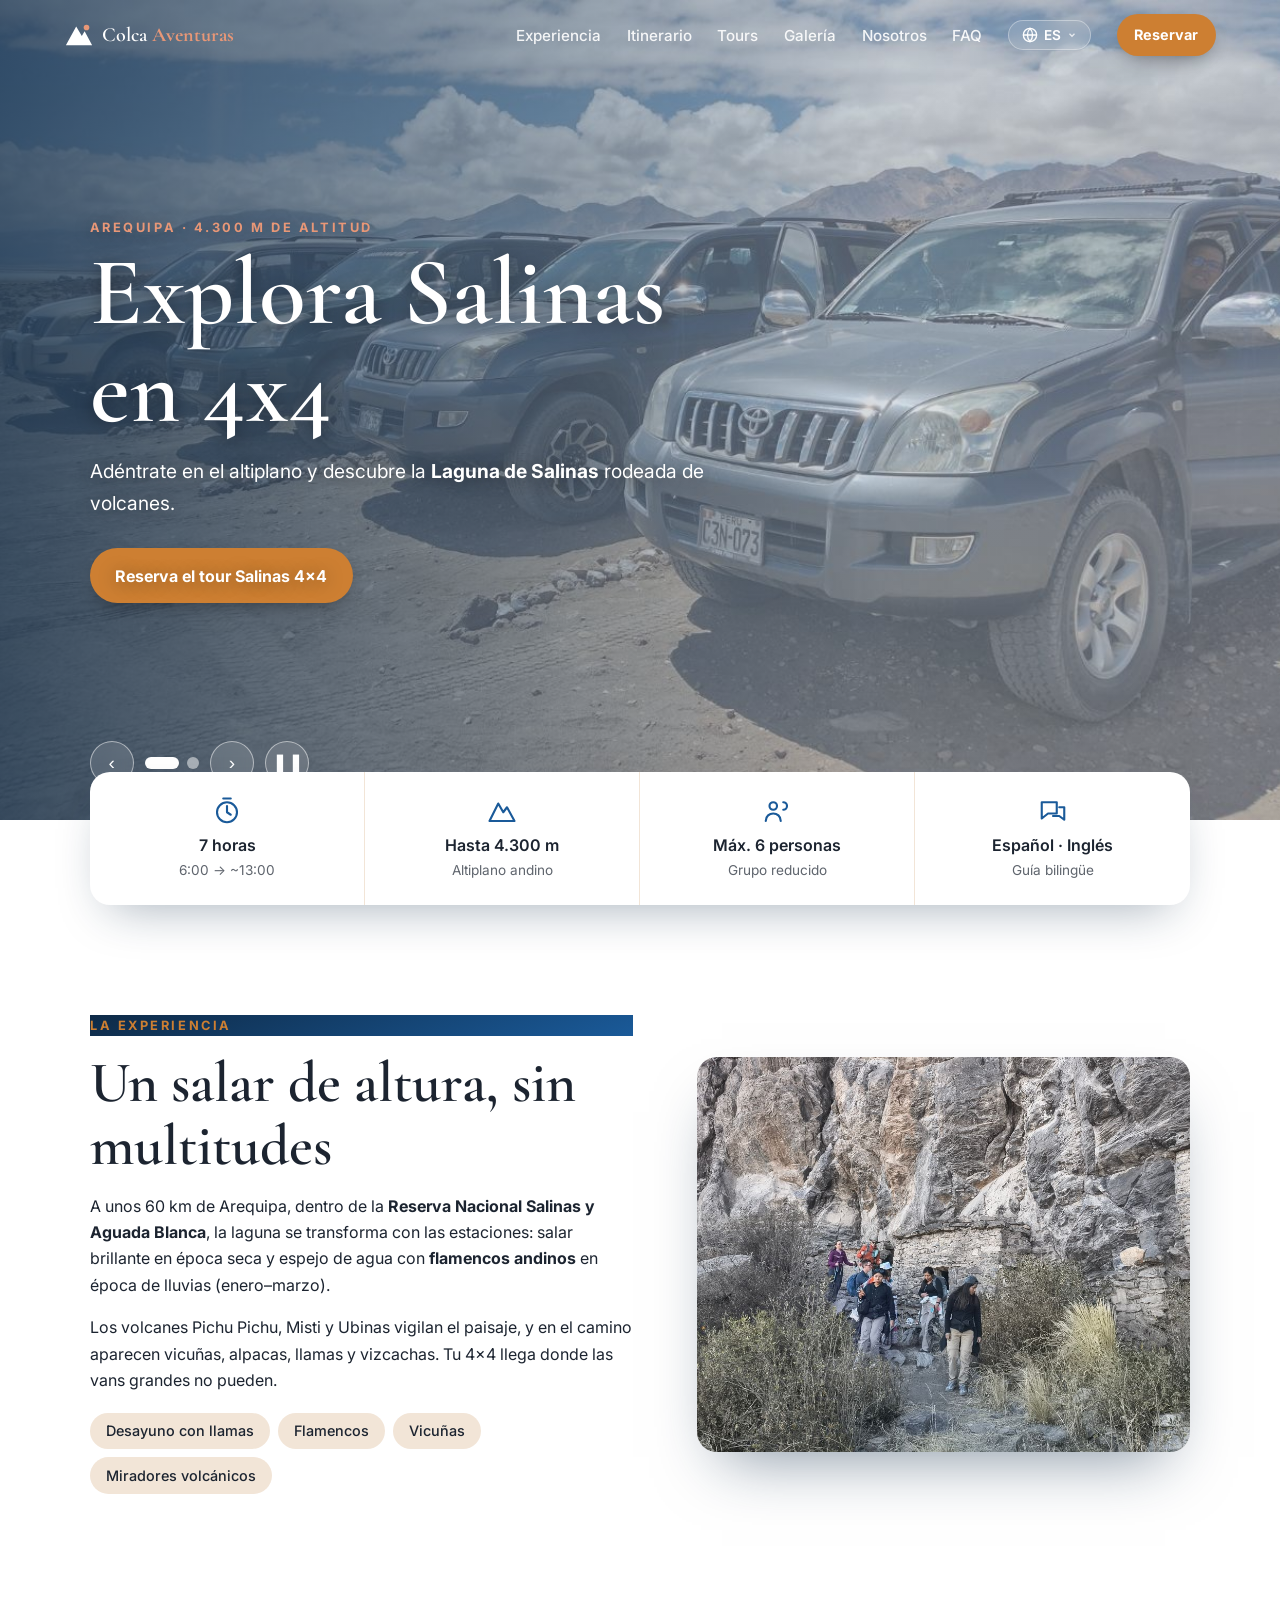
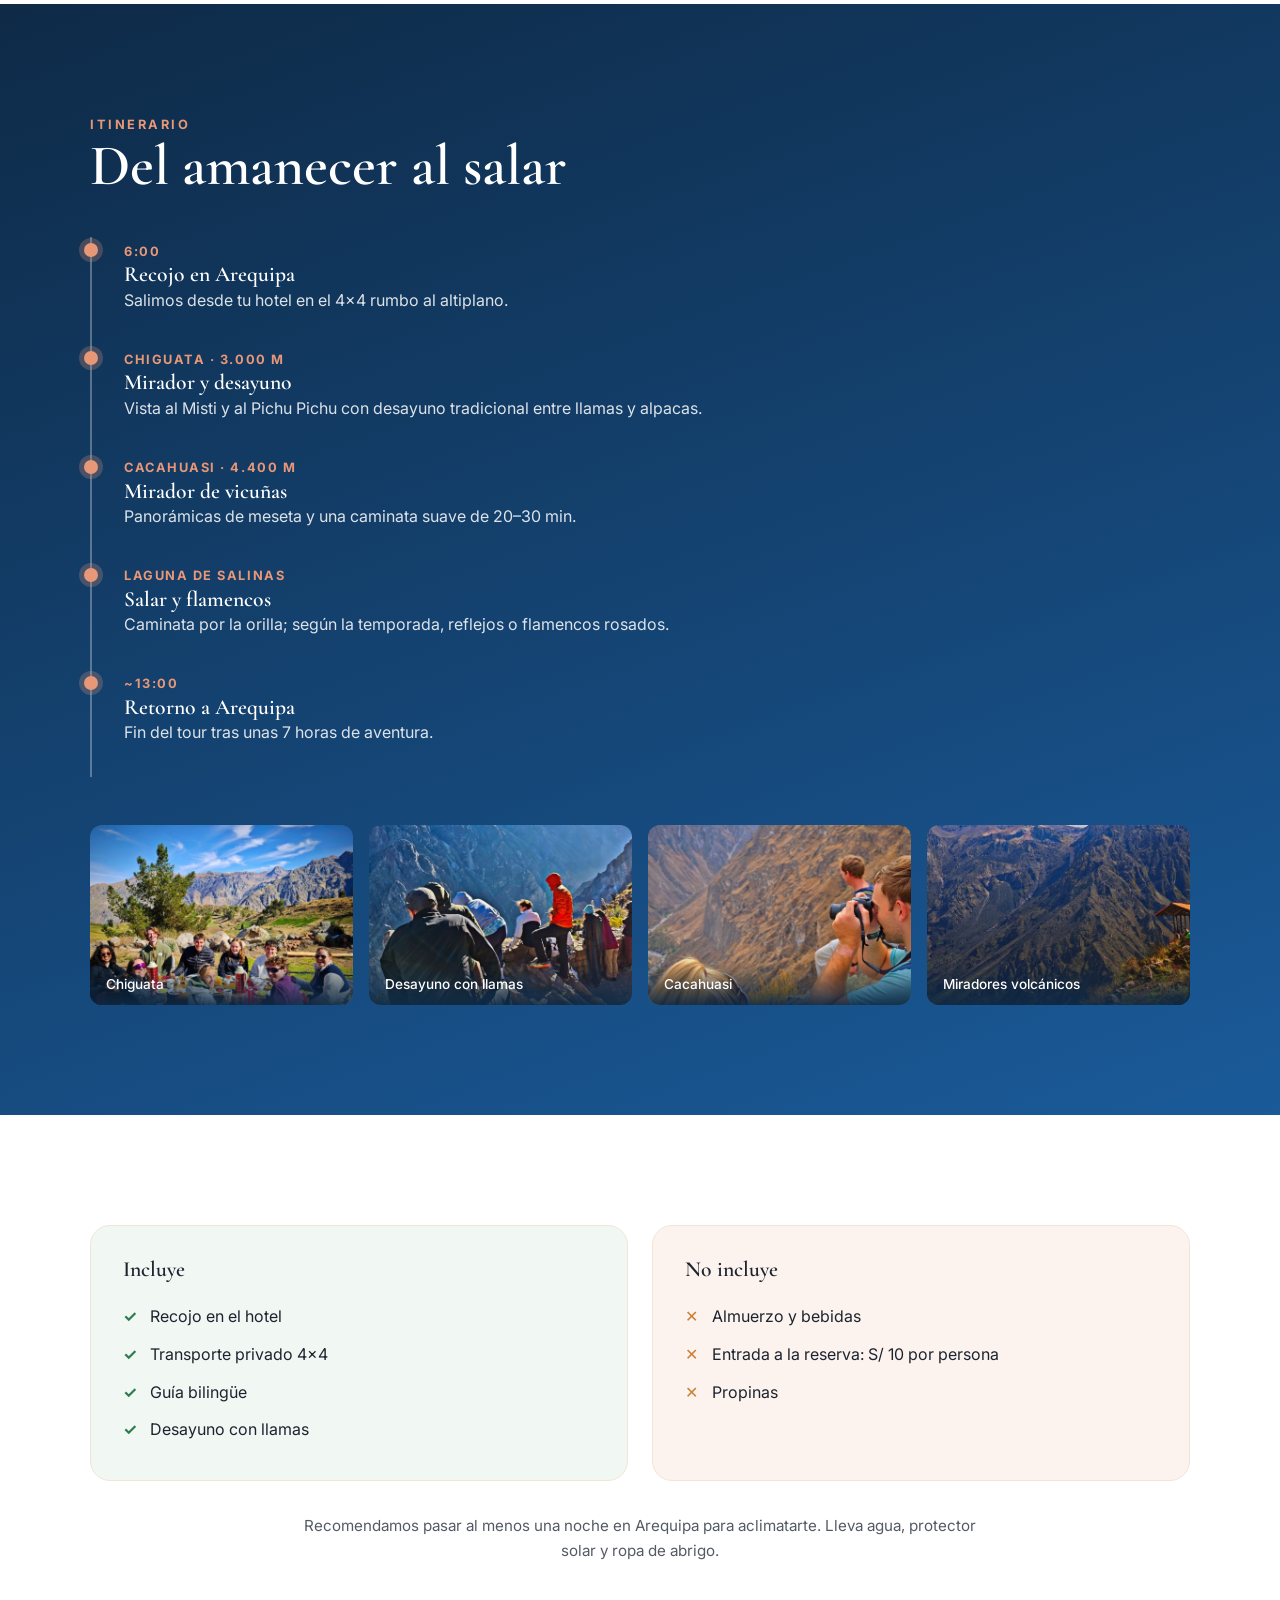
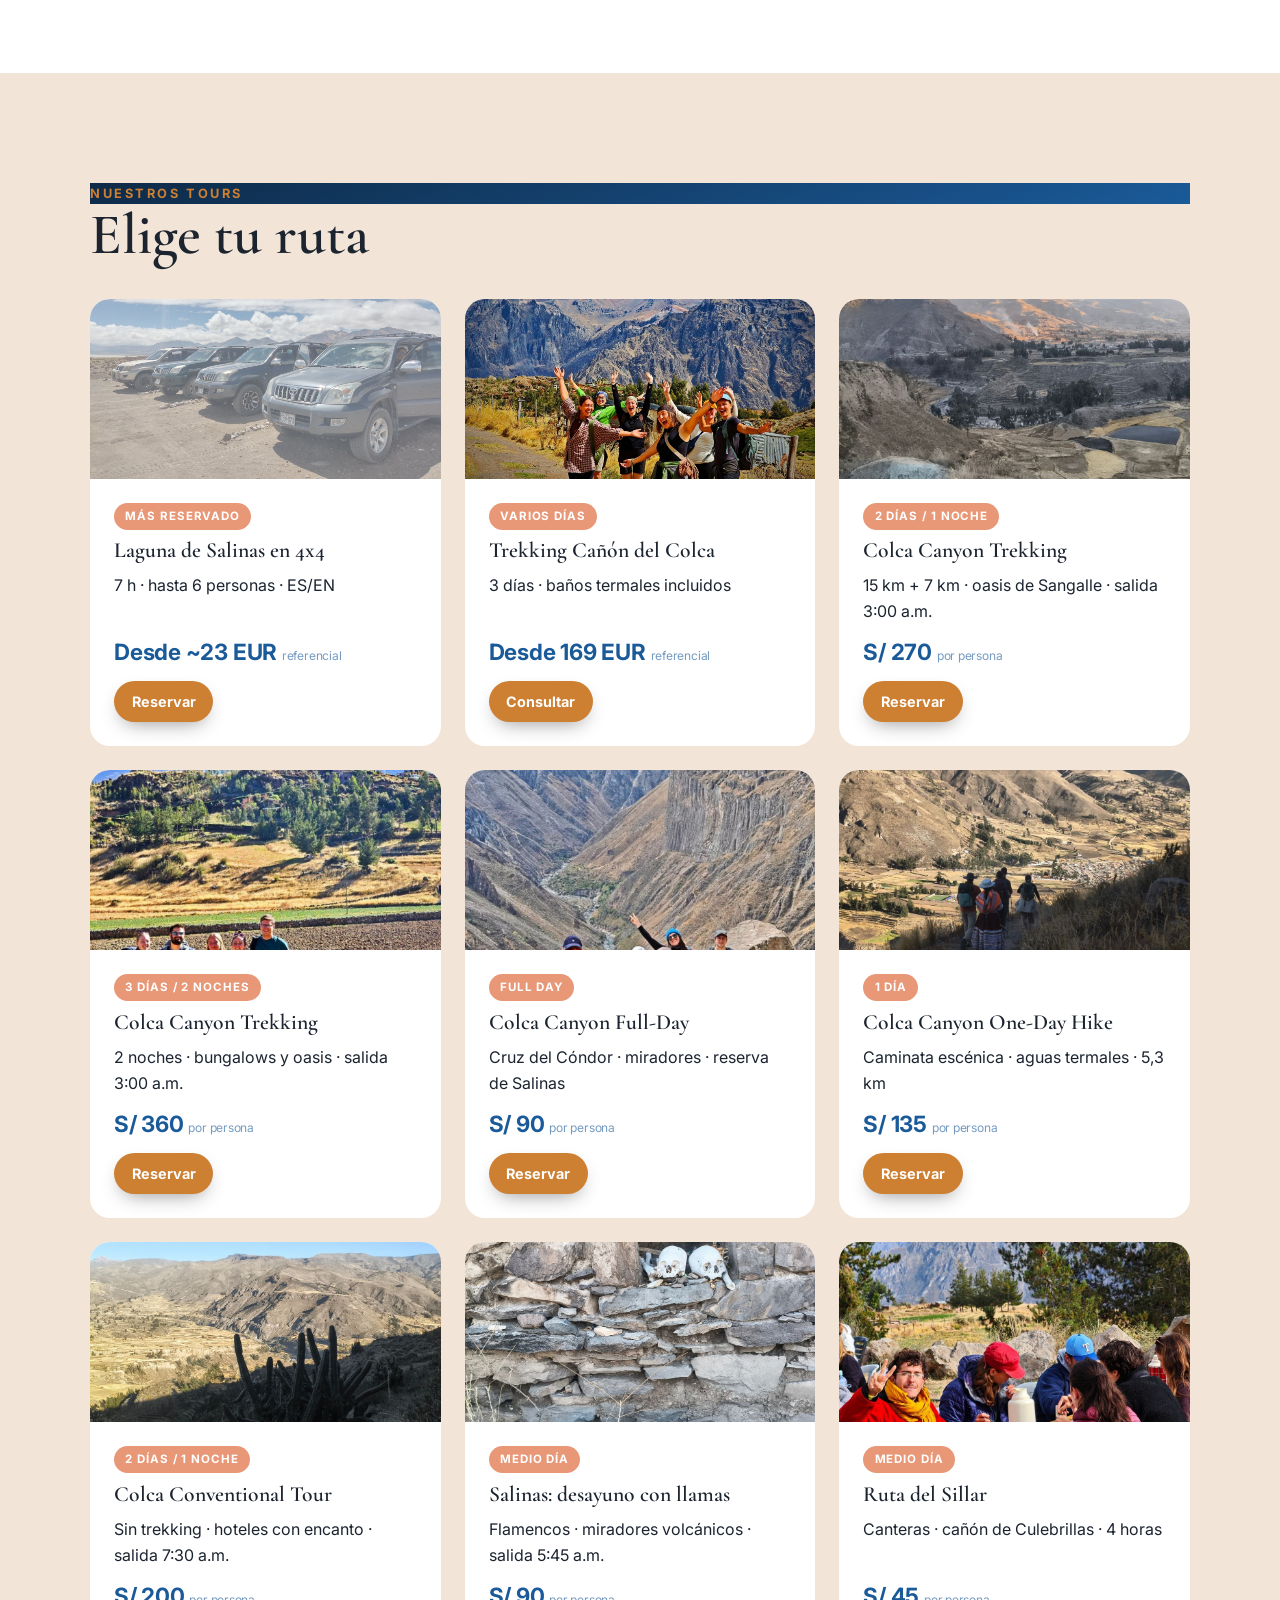
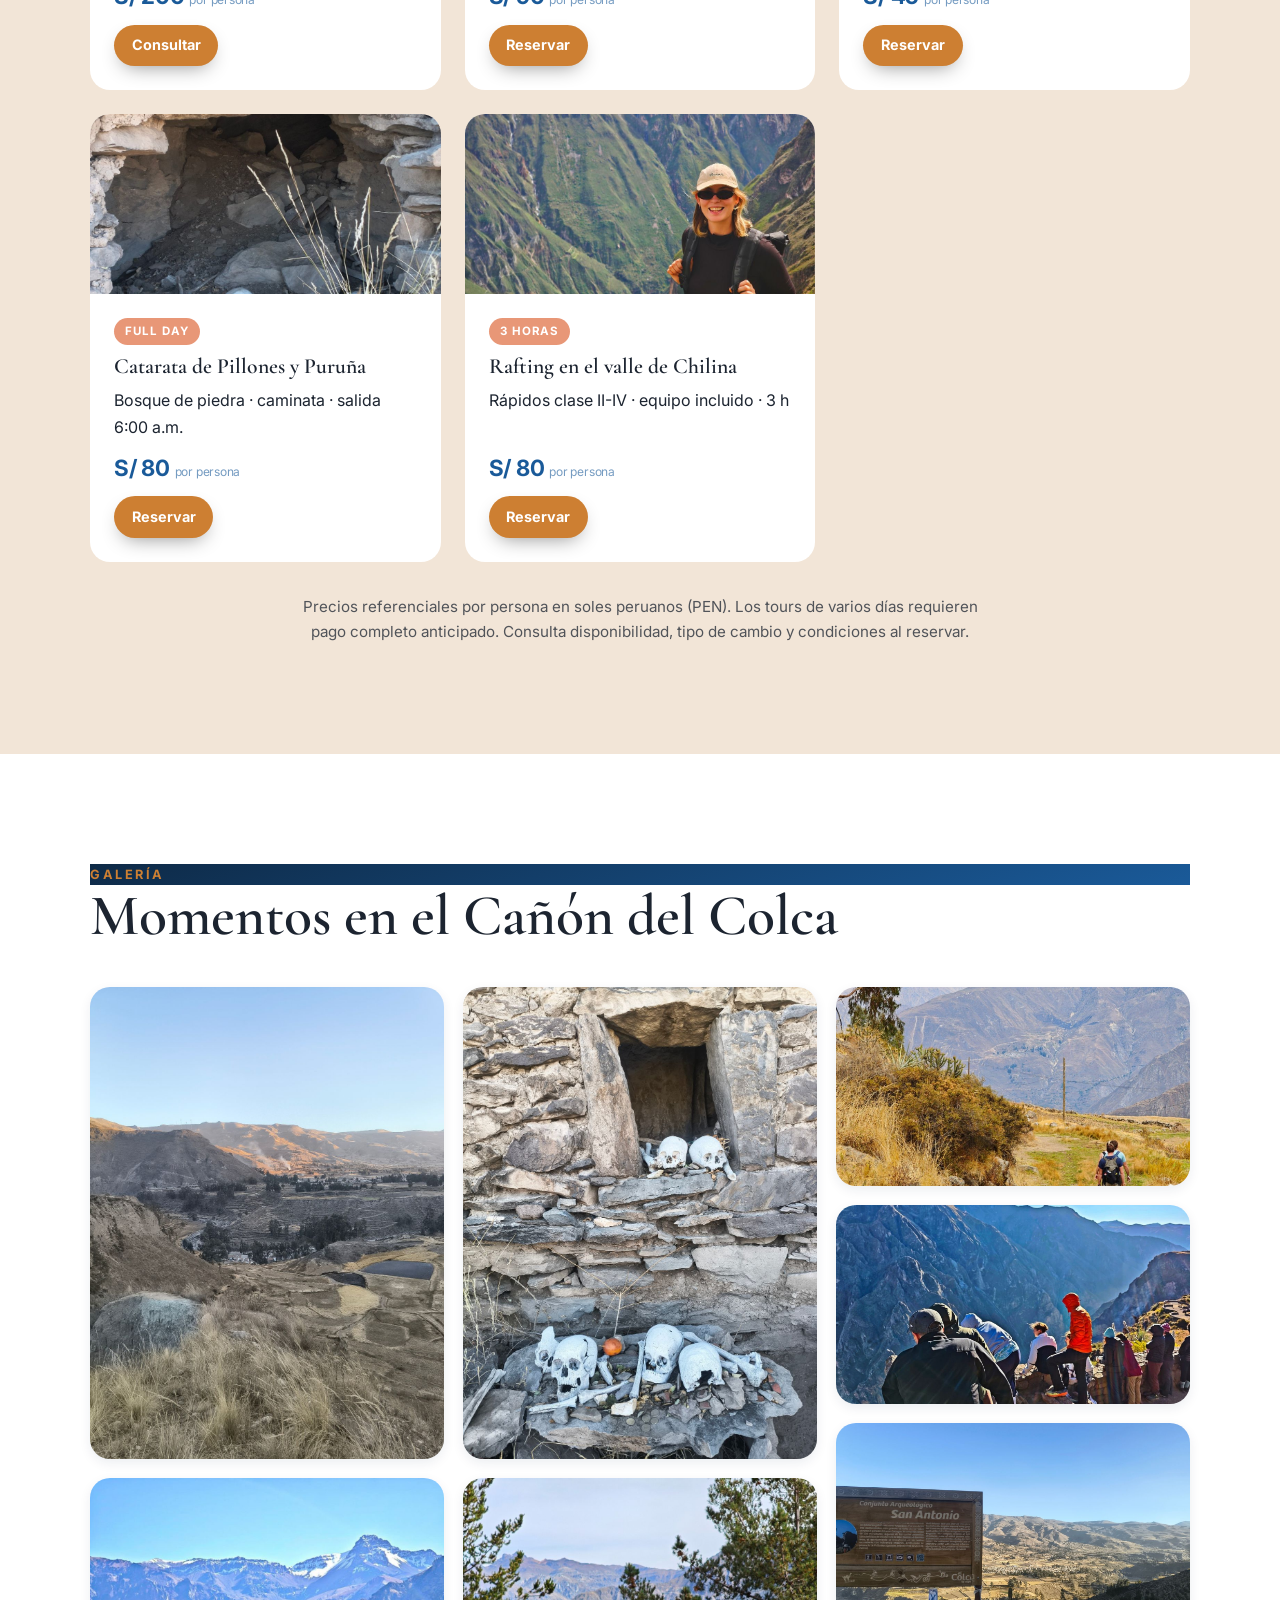
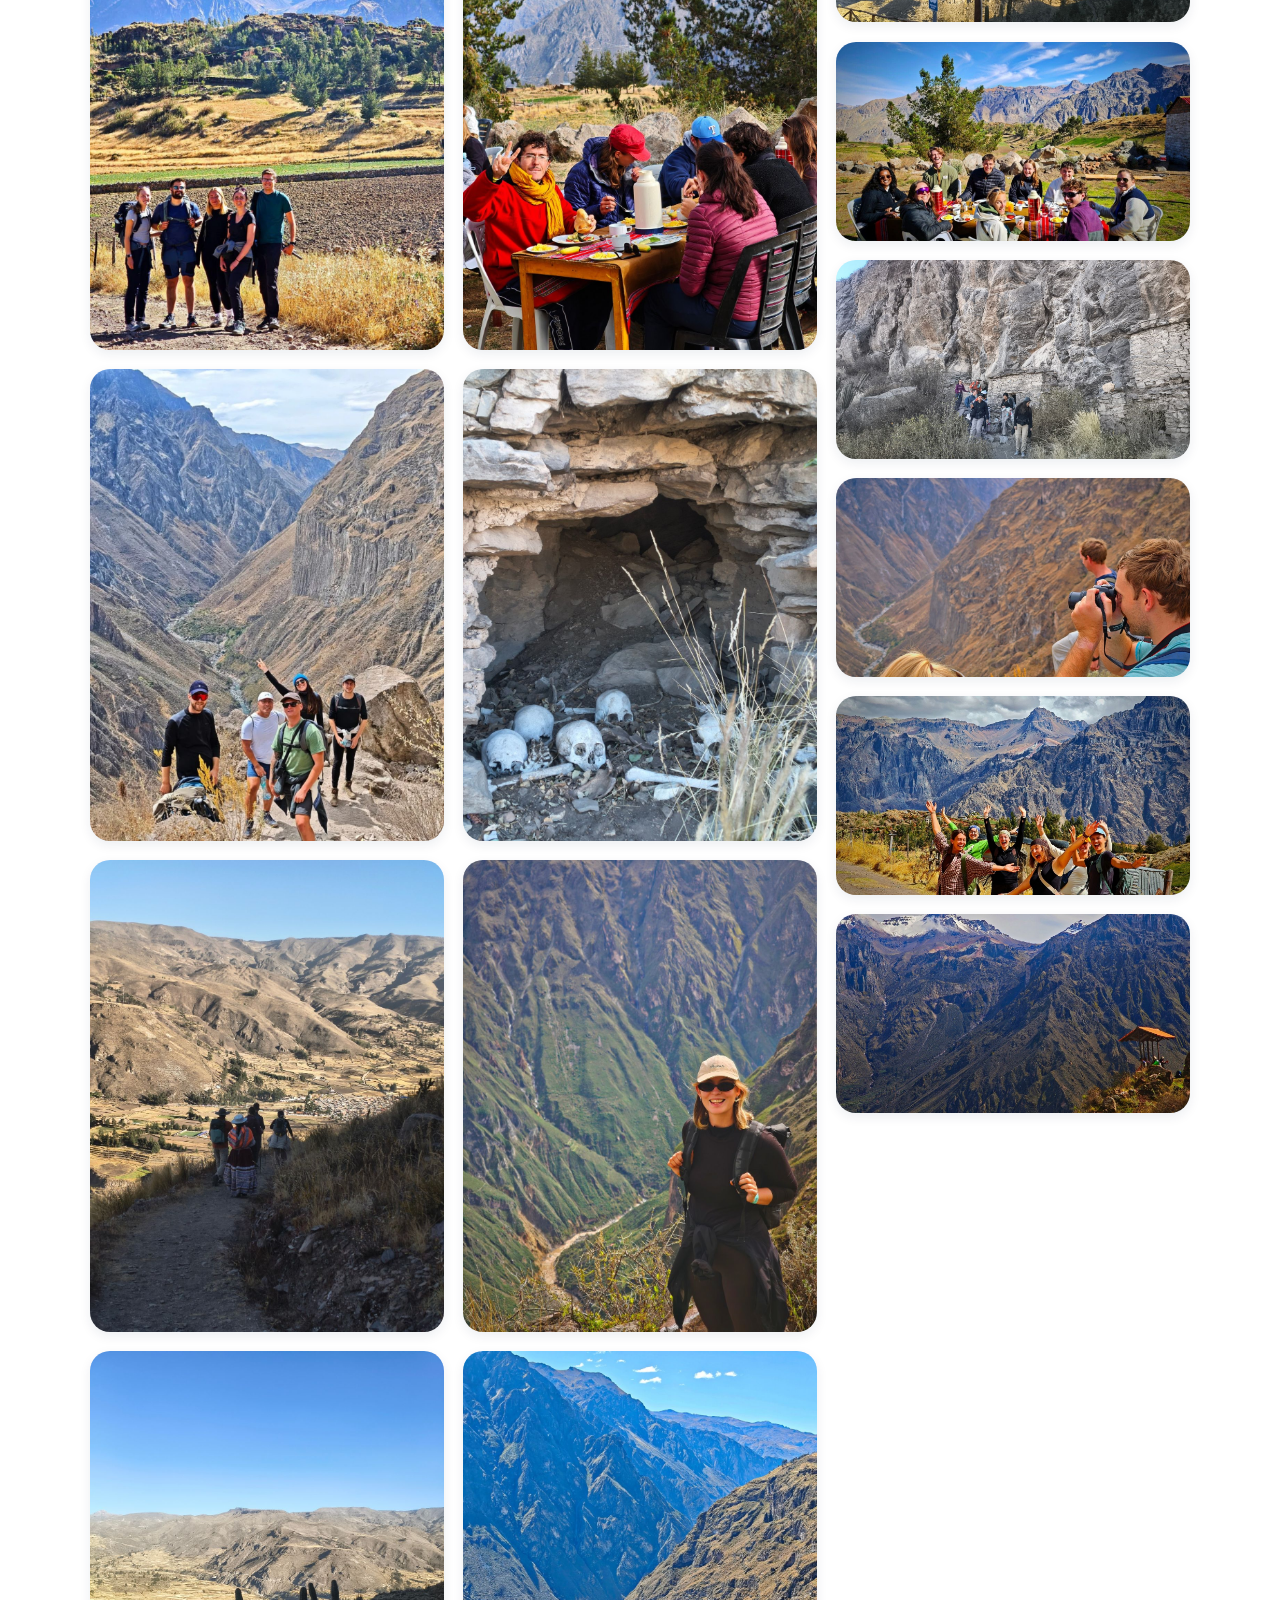
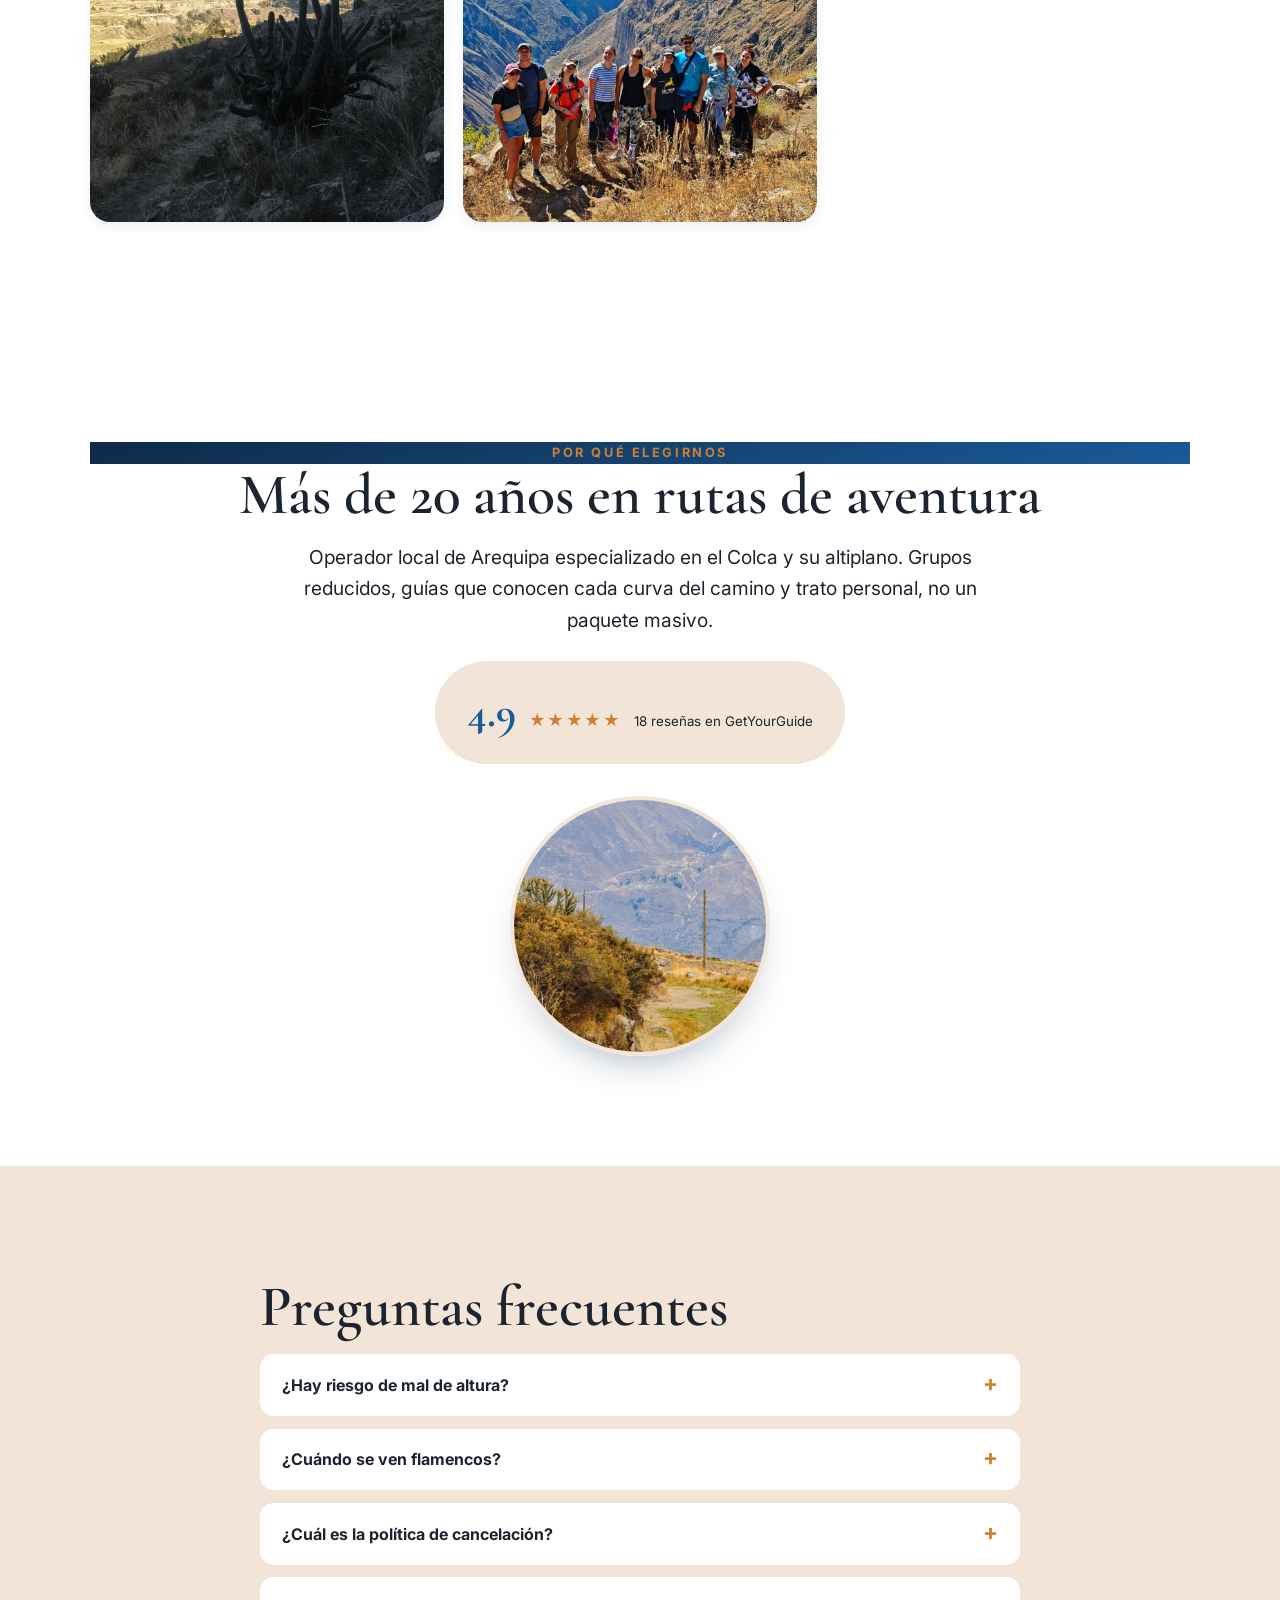
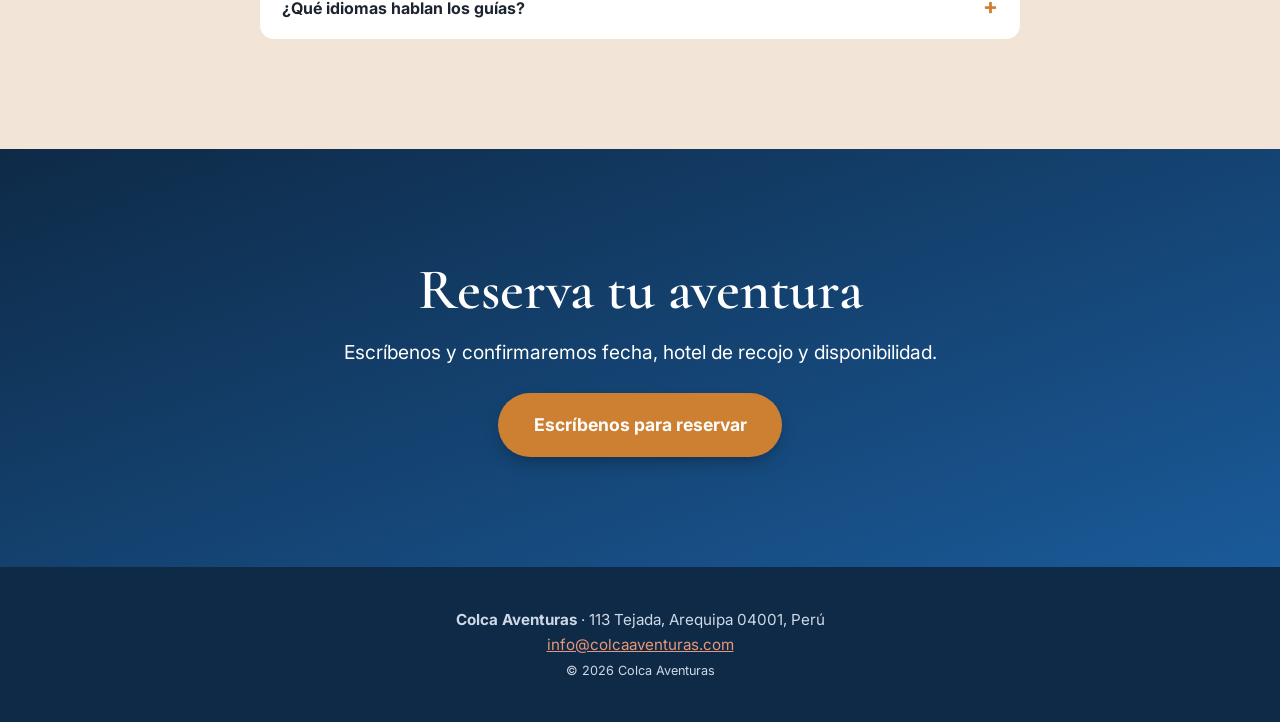
<file: index.html>
<!DOCTYPE html>
<html lang="es" class="no-js">
<head>
<meta charset="utf-8">
<meta name="viewport" content="width=device-width, initial-scale=1">
<title>Tour Laguna de Salinas en 4x4 – Reserva con Colca Aventuras</title>
<meta name="description" content="Explora la Laguna de Salinas en Arequipa en un tour 4x4. Desayuno con llamas, avistamiento de flamencos y vistas a volcanes. Reserva tu aventura ahora.">
<link rel="canonical" href="https://colcaaventuras.com/">
<link rel="alternate" hreflang="es" href="https://colcaaventuras.com/">
<link rel="alternate" hreflang="en" href="https://colcaaventuras.com/en.html">
<link rel="alternate" hreflang="fr" href="https://colcaaventuras.com/fr.html">
<link rel="alternate" hreflang="de" href="https://colcaaventuras.com/de.html">
<link rel="alternate" hreflang="x-default" href="https://colcaaventuras.com/">
<meta property="og:type" content="website">
<meta property="og:title" content="Tour Laguna de Salinas en 4x4 – Colca Aventuras">
<meta property="og:description" content="Desayuno con llamas, flamencos y volcanes en un tour 4x4 en grupo reducido desde Arequipa.">
<meta property="og:image" content="https://colcaaventuras.com/assets/colca8.jpg">
<meta property="og:url" content="https://colcaaventuras.com/">
<meta property="og:locale" content="es_PE">
<meta name="theme-color" content="#0E2A47">
<link rel="preconnect" href="https://fonts.googleapis.com">
<link rel="preconnect" href="https://fonts.gstatic.com" crossorigin>
<link href="https://fonts.googleapis.com/css2?family=Cormorant+Garamond:ital,wght@0,500;0,600;0,700;1,600&family=Inter:wght@400;500;600;700&display=swap" rel="stylesheet">
<link rel="preload" as="image" href="assets/colca8.jpg">
<link rel="stylesheet" href="styles.css">
<script type="application/ld+json">
{"@context":"https://schema.org","@type":"TouristTrip","name":"Tour Laguna de Salinas en 4x4","description":"Excursión de 7 horas en 4x4 desde Arequipa a la Laguna de Salinas con desayuno entre llamas y avistamiento de flamencos.","touristType":"Aventura y naturaleza","itinerary":"Chiguata, Cacahuasi, Laguna de Salinas","provider":{"@type":"TravelAgency","name":"Colca Aventuras","address":{"@type":"PostalAddress","streetAddress":"113 Tejada","addressLocality":"Arequipa","postalCode":"04001","addressCountry":"PE"}},"inLanguage":["es","en","fr","de"],"aggregateRating":{"@type":"AggregateRating","ratingValue":"4.9","reviewCount":"18"}}
</script>
</head>
<body>
<a class="skip" href="#main">Saltar al contenido</a>

<header class="nav" id="nav">
  <a class="logo" href="#inicio" aria-label="Colca Aventuras, inicio">
    <svg viewBox="0 0 32 32" width="30" height="30" aria-hidden="true"><path d="M2 27 13 7l6 10 3-5 8 15z" fill="currentColor"/><circle cx="24" cy="8" r="3" fill="var(--rose)"/></svg>
    <span>Colca <b>Aventuras</b></span>
  </a>
  <button class="burger" id="burger" type="button" aria-label="Abrir menú" aria-expanded="false" aria-controls="menu"><span></span><span></span></button>
  <nav id="menu" aria-label="Principal">
    <a href="#experiencia">Experiencia</a>
    <a href="#itinerario">Itinerario</a>
    <a href="#tours">Tours</a>
    <a href="#galeria">Galería</a>
    <a href="#nosotros">Nosotros</a>
    <a href="#faq">FAQ</a>
    <div class="lang-switcher">
      <button class="lang-btn" type="button" aria-haspopup="true" aria-expanded="false" aria-label="Cambiar idioma">
        <svg width="16" height="16" viewBox="0 0 24 24" fill="none" stroke="currentColor" stroke-width="2" aria-hidden="true"><circle cx="12" cy="12" r="10"/><path d="M2 12h20M12 2a15 15 0 0 1 0 20 15 15 0 0 1 0-20z"/></svg>
        <span>ES</span>
        <svg class="chevron" width="10" height="10" viewBox="0 0 24 24" fill="none" stroke="currentColor" stroke-width="3" aria-hidden="true"><path d="m6 9 6 6 6-6"/></svg>
      </button>
      <div class="lang-menu" role="menu">
        <a href="index.html" role="menuitem" lang="es" aria-current="true">Español</a>
        <a href="en.html" role="menuitem" lang="en">English</a>
        <a href="fr.html" role="menuitem" lang="fr">Français</a>
        <a href="de.html" role="menuitem" lang="de">Deutsch</a>
      </div>
    </div>
    <a href="#reservas" class="btn btn-sm" data-wa>Reservar</a>
  </nav>
</header>

<main id="main">
<section class="hero" id="inicio" aria-roledescription="carrusel" aria-label="Destacados">
  <div class="slide active" aria-roledescription="diapositiva" aria-label="1 de 2" style="--photo:url('assets/colca8.jpg');--a:#14355c;--b:#CD7F32;--c:#f6c995">
    <div class="copy">
      <p class="eyebrow">Arequipa · 4.300 m de altitud</p>
      <h1>Explora Salinas en 4x4</h1>
      <p>Adéntrate en el altiplano y descubre la <strong>Laguna de Salinas</strong> rodeada de volcanes.</p>
      <a class="btn" href="#reservas" data-wa>Reserva el tour Salinas 4x4</a>
    </div>
  </div>
  <div class="slide" aria-roledescription="diapositiva" aria-label="2 de 2" style="--photo:url('assets/colca9.jpg');--a:#3a2a55;--b:#E89777;--c:#ffd9c7">
    <div class="copy">
      <p class="eyebrow">Reserva Nacional Salinas y Aguada Blanca</p>
      <h2>Flamencos y fauna andina</h2>
      <p>Contempla los icónicos <strong>flamencos</strong> rosados y la fauna en su hábitat natural.</p>
      <a class="btn" href="#reservas" data-wa>Reserva tu aventura en Salinas</a>
    </div>
  </div>
  <div class="controls">
    <button class="arrow" id="prev" type="button" aria-label="Diapositiva anterior">‹</button>
    <div class="dots" id="dots"></div>
    <button class="arrow" id="next" type="button" aria-label="Diapositiva siguiente">›</button>
    <button class="arrow" id="pause" type="button" aria-label="Pausar carrusel">❚❚</button>
  </div>
</section>

<section class="facts" aria-label="Datos del tour">
  <div><svg viewBox="0 0 24 24"><circle cx="12" cy="13" r="8"/><path d="M12 8v5l3 2M9 2h6"/></svg><b>7 horas</b><span>6:00 → ~13:00</span></div>
  <div><svg viewBox="0 0 24 24"><path d="M2 20 9 6l4 7 3-4 6 11z"/></svg><b>Hasta 4.300 m</b><span>Altiplano andino</span></div>
  <div><svg viewBox="0 0 24 24"><circle cx="9" cy="8" r="3"/><path d="M3 20c0-4 3-6 6-6s6 2 6 6M17 11a3 3 0 1 0 0-6"/></svg><b>Máx. 6 personas</b><span>Grupo reducido</span></div>
  <div><svg viewBox="0 0 24 24"><path d="M3 5h12v9H8l-5 4zM17 9h4v10l-4-3h-5"/></svg><b>Español · Inglés</b><span>Guía bilingüe</span></div>
</section>

<section class="sec" id="experiencia">
  <div class="split">
    <div class="reveal">
      <p class="eyebrow dark">La experiencia</p>
      <h2>Un salar de altura, sin multitudes</h2>
      <p>A unos 60 km de Arequipa, dentro de la <strong>Reserva Nacional Salinas y Aguada Blanca</strong>, la laguna se transforma con las estaciones: salar brillante en época seca y espejo de agua con <strong>flamencos andinos</strong> en época de lluvias (enero–marzo).</p>
      <p>Los volcanes Pichu Pichu, Misti y Ubinas vigilan el paisaje, y en el camino aparecen vicuñas, alpacas, llamas y vizcachas. Tu 4x4 llega donde las vans grandes no pueden.</p>
      <ul class="chips"><li>Desayuno con llamas</li><li>Flamencos</li><li>Vicuñas</li><li>Miradores volcánicos</li></ul>
    </div>
    <div class="card-art reveal">
      <img src="assets/colca4.jpg" alt="Mirador con vista a los volcanes de Arequipa" loading="lazy">
    </div>
  </div>
</section>

<section class="sec dark" id="itinerario">
  <div class="wrap">
    <p class="eyebrow">Itinerario</p>
    <h2>Del amanecer al salar</h2>
    <ol class="timeline">
      <li class="reveal"><time>6:00</time><h3>Recojo en Arequipa</h3><p>Salimos desde tu hotel en el 4x4 rumbo al altiplano.</p></li>
      <li class="reveal"><time>Chiguata · 3.000 m</time><h3>Mirador y desayuno</h3><p>Vista al Misti y al Pichu Pichu con desayuno tradicional entre llamas y alpacas.</p></li>
      <li class="reveal"><time>Cacahuasi · 4.400 m</time><h3>Mirador de vicuñas</h3><p>Panorámicas de meseta y una caminata suave de 20–30 min.</p></li>
      <li class="reveal"><time>Laguna de Salinas</time><h3>Salar y flamencos</h3><p>Caminata por la orilla; según la temporada, reflejos o flamencos rosados.</p></li>
      <li class="reveal"><time>~13:00</time><h3>Retorno a Arequipa</h3><p>Fin del tour tras unas 7 horas de aventura.</p></li>
    </ol>
    <div class="itinerary-gallery">
      <figure class="reveal"><img src="assets/colca2.jpg" alt="Caminata por el altiplano en Chiguata" loading="lazy"><figcaption>Chiguata</figcaption></figure>
      <figure class="reveal"><img src="assets/colca3.jpg" alt="Desayuno tradicional en las montañas" loading="lazy"><figcaption>Desayuno con llamas</figcaption></figure>
      <figure class="reveal"><img src="assets/colca5.jpg" alt="Ruinas de piedra y cactus en Cacahuasi" loading="lazy"><figcaption>Cacahuasi</figcaption></figure>
      <figure class="reveal"><img src="assets/colca6.jpg" alt="Fotografiando el paisaje volcánico" loading="lazy"><figcaption>Miradores volcánicos</figcaption></figure>
    </div>
  </div>
</section>

<section class="sec">
  <div class="wrap two">
    <div class="box ok reveal"><h3>Incluye</h3><ul><li>Recojo en el hotel</li><li>Transporte privado 4x4</li><li>Guía bilingüe</li><li>Desayuno con llamas</li></ul></div>
    <div class="box no reveal"><h3>No incluye</h3><ul><li>Almuerzo y bebidas</li><li>Entrada a la reserva: S/ 10 por persona</li><li>Propinas</li></ul></div>
  </div>
  <p class="note">Recomendamos pasar al menos una noche en Arequipa para aclimatarte. Lleva agua, protector solar y ropa de abrigo.</p>
</section>

<section class="sec sand" id="tours">
  <div class="wrap">
    <p class="eyebrow dark">Nuestros tours</p>
    <h2>Elige tu ruta</h2>
    <div class="grid">

      <!-- Tarjeta existente: tour principal -->
      <article class="tour reveal">
        <img src="assets/colca8.jpg" alt="4x4 en la Laguna de Salinas" class="tour-img" loading="lazy">
        <div class="tour-content">
          <span class="tag">Más reservado</span>
          <h3>Laguna de Salinas en 4x4</h3>
          <p>7 h · hasta 6 personas · ES/EN</p>
          <p class="price">Desde ~23 EUR <small>referencial</small></p>
          <a class="btn btn-sm" href="#reservas" data-wa>Reservar</a>
        </div>
      </article>

      <!-- Tarjeta existente: trekking Colca (no alterada) -->
      <article class="tour reveal">
        <img src="assets/colca7.jpg" alt="Cañón del Colca" class="tour-img" loading="lazy">
        <div class="tour-content">
          <span class="tag">Varios días</span>
          <h3>Trekking Cañón del Colca</h3>
          <p>3 días · baños termales incluidos</p>
          <p class="price">Desde 169 EUR <small>referencial</small></p>
          <a class="btn btn-sm" href="#reservas" data-wa>Consultar</a>
        </div>
      </article>

      <!-- NUEVA: Colca Canyon Trekking 2D/1N -->
      <article class="tour reveal">
        <img src="assets/colcacanyon1.jpg" alt="Trekking de 2 días por el Cañón del Colca" class="tour-img" loading="lazy">
        <div class="tour-content">
          <span class="tag">2 días / 1 noche</span>
          <h3>Colca Canyon Trekking</h3>
          <p>15 km + 7 km · oasis de Sangalle · salida 3:00 a.m.</p>
          <p class="price">S/ 270 <small>por persona</small></p>
          <a class="btn btn-sm" href="#reservas" data-wa>Reservar</a>
        </div>
      </article>

      <!-- NUEVA: Colca Canyon Trekking 3D/2N -->
      <article class="tour reveal">
        <img src="assets/colcacanyon2.jpg" alt="Trekking de 3 días por el Cañón del Colca" class="tour-img" loading="lazy">
        <div class="tour-content">
          <span class="tag">3 días / 2 noches</span>
          <h3>Colca Canyon Trekking</h3>
          <p>2 noches · bungalows y oasis · salida 3:00 a.m.</p>
          <p class="price">S/ 360 <small>por persona</small></p>
          <a class="btn btn-sm" href="#reservas" data-wa>Reservar</a>
        </div>
      </article>

      <!-- NUEVA: Colca Canyon Full-Day -->
      <article class="tour reveal">
        <img src="assets/colcacanyon3.jpg" alt="Tour full day al Cañón del Colca" class="tour-img" loading="lazy">
        <div class="tour-content">
          <span class="tag">Full day</span>
          <h3>Colca Canyon Full-Day</h3>
          <p>Cruz del Cóndor · miradores · reserva de Salinas</p>
          <p class="price">S/ 90 <small>por persona</small></p>
          <a class="btn btn-sm" href="#reservas" data-wa>Reservar</a>
        </div>
      </article>

      <!-- NUEVA: Colca Canyon One-Day Hike -->
      <article class="tour reveal">
        <img src="assets/colcacanyon4.jpg" alt="Caminata de un día en el Cañón del Colca" class="tour-img" loading="lazy">
        <div class="tour-content">
          <span class="tag">1 día</span>
          <h3>Colca Canyon One-Day Hike</h3>
          <p>Caminata escénica · aguas termales · 5,3 km</p>
          <p class="price">S/ 135 <small>por persona</small></p>
          <a class="btn btn-sm" href="#reservas" data-wa>Reservar</a>
        </div>
      </article>

      <!-- NUEVA: Colca Conventional 2D/1N -->
      <article class="tour reveal">
        <img src="assets/colcacanyon5.jpg" alt="Tour convencional de 2 días en el Colca" class="tour-img" loading="lazy">
        <div class="tour-content">
          <span class="tag">2 días / 1 noche</span>
          <h3>Colca Conventional Tour</h3>
          <p>Sin trekking · hoteles con encanto · salida 7:30 a.m.</p>
          <p class="price">S/ 200 <small>por persona</small></p>
          <a class="btn btn-sm" href="#reservas" data-wa>Consultar</a>
        </div>
      </article>

      <!-- NUEVA: Salinas Breakfast with Llamas -->
      <article class="tour reveal">
        <img src="assets/colcacanyon6.jpg" alt="Desayuno con llamas y alpacas en Salinas" class="tour-img" loading="lazy">
        <div class="tour-content">
          <span class="tag">Medio día</span>
          <h3>Salinas: desayuno con llamas</h3>
          <p>Flamencos · miradores volcánicos · salida 5:45 a.m.</p>
          <p class="price">S/ 90 <small>por persona</small></p>
          <a class="btn btn-sm" href="#reservas" data-wa>Reservar</a>
        </div>
      </article>

      <!-- NUEVA: Sillar Route -->
      <article class="tour reveal">
        <img src="assets/colcacanyon7.jpg" alt="Ruta del Sillar en Arequipa" class="tour-img" loading="lazy">
        <div class="tour-content">
          <span class="tag">Medio día</span>
          <h3>Ruta del Sillar</h3>
          <p>Canteras · cañón de Culebrillas · 4 horas</p>
          <p class="price">S/ 45 <small>por persona</small></p>
          <a class="btn btn-sm" href="#reservas" data-wa>Reservar</a>
        </div>
      </article>

      <!-- NUEVA: Waterfall of Pillones -->
      <article class="tour reveal">
        <img src="assets/colcacanyon8.jpg" alt="Catarata de Pillones y bosque de piedra de Puruña" class="tour-img" loading="lazy">
        <div class="tour-content">
          <span class="tag">Full day</span>
          <h3>Catarata de Pillones y Puruña</h3>
          <p>Bosque de piedra · caminata · salida 6:00 a.m.</p>
          <p class="price">S/ 80 <small>por persona</small></p>
          <a class="btn btn-sm" href="#reservas" data-wa>Reservar</a>
        </div>
      </article>

      <!-- NUEVA: Rafting Chilina -->
      <article class="tour reveal">
        <img src="assets/colcacanyon9.jpg" alt="Rafting en el valle de Chilina, Arequipa" class="tour-img" loading="lazy">
        <div class="tour-content">
          <span class="tag">3 horas</span>
          <h3>Rafting en el valle de Chilina</h3>
          <p>Rápidos clase II-IV · equipo incluido · 3 h</p>
          <p class="price">S/ 80 <small>por persona</small></p>
          <a class="btn btn-sm" href="#reservas" data-wa>Reservar</a>
        </div>
      </article>

    </div>
    <p class="note">Precios referenciales por persona en soles peruanos (PEN). Los tours de varios días requieren pago completo anticipado. Consulta disponibilidad, tipo de cambio y condiciones al reservar.</p>
  </div>
</section>

<section class="sec" id="galeria">
  <div class="wrap">
    <p class="eyebrow dark">Galería</p>
    <h2>Momentos en el Cañón del Colca</h2>
    <div class="masonry-gallery">
      <img src="assets/colcacanyon1.jpg" alt="Paisaje del Cañón del Colca 1" loading="lazy">
      <img src="assets/colcacanyon2.jpg" alt="Paisaje del Cañón del Colca 2" loading="lazy">
      <img src="assets/colcacanyon3.jpg" alt="Paisaje del Cañón del Colca 3" loading="lazy">
      <img src="assets/colcacanyon4.jpg" alt="Paisaje del Cañón del Colca 4" loading="lazy">
      <img src="assets/colcacanyon5.jpg" alt="Paisaje del Cañón del Colca 5" loading="lazy">
      <img src="assets/colcacanyon6.jpg" alt="Paisaje del Cañón del Colca 6" loading="lazy">
      <img src="assets/colcacanyon7.jpg" alt="Paisaje del Cañón del Colca 7" loading="lazy">
      <img src="assets/colcacanyon8.jpg" alt="Paisaje del Cañón del Colca 8" loading="lazy">
      <img src="assets/colcacanyon9.jpg" alt="Paisaje del Cañón del Colca 9" loading="lazy">
      <img src="assets/colcacanyon10.jpg" alt="Paisaje del Cañón del Colca 10" loading="lazy">
      <img src="assets/colcacanyon11.jpg" alt="Paisaje del Cañón del Colca 11" loading="lazy">
      <img src="assets/colcacanyon12.jpg" alt="Paisaje del Cañón del Colca 12" loading="lazy">
      <img src="assets/colcacanyon13.jpg" alt="Paisaje del Cañón del Colca 13" loading="lazy">
      <img src="assets/colcacanyon14.jpg" alt="Paisaje del Cañón del Colca 14" loading="lazy">
      <img src="assets/colcacanyon15.jpg" alt="Paisaje del Cañón del Colca 15" loading="lazy">
      <img src="assets/colcacanyon16.jpg" alt="Paisaje del Cañón del Colca 16" loading="lazy">
      <img src="assets/colcacanyon17.jpg" alt="Paisaje del Cañón del Colca 17" loading="lazy">
      <img src="assets/colcacanyon18.jpg" alt="Paisaje del Cañón del Colca 18" loading="lazy">
    </div>
  </div>
</section>

<section class="sec" id="nosotros">
  <div class="wrap center reveal">
    <p class="eyebrow dark">Por qué elegirnos</p>
    <h2>Más de 20 años en rutas de aventura</h2>
    <p class="lead">Operador local de Arequipa especializado en el Colca y su altiplano. Grupos reducidos, guías que conocen cada curva del camino y trato personal, no un paquete masivo.</p>
    <div class="rating"><b>4.9</b><span>★★★★★</span><small>18 reseñas en GetYourGuide</small></div>
    <img src="assets/colca1.jpg" alt="Grupo de viajeros felices en el Cañón del Colca" class="team-img" loading="lazy">
  </div>
</section>

<section class="sec sand" id="faq">
  <div class="wrap narrow">
    <h2>Preguntas frecuentes</h2>
    <details><summary>¿Hay riesgo de mal de altura?</summary><p>La laguna está a más de 4.000 m. Aclimátate con una noche en Arequipa, bebe agua y avanza con calma.</p></details>
    <details><summary>¿Cuándo se ven flamencos?</summary><p>Entre enero y marzo hay más agua y más flamencos; en época seca la laguna es un salar brillante.</p></details>
    <details><summary>¿Cuál es la política de cancelación?</summary><p>Se confirma al reservar con el operador.</p></details>
    <details><summary>¿Qué idiomas hablan los guías?</summary><p>Español e inglés.</p></details>
  </div>
</section>

<section class="sec dark" id="reservas">
  <div class="wrap center">
    <h2>Reserva tu aventura</h2>
    <p class="lead">Escríbenos y confirmaremos fecha, hotel de recojo y disponibilidad.</p>
    <a class="btn btn-lg" href="mailto:info@colcaaventuras.com" data-wa>Escríbenos para reservar</a>
  </div>
</section>
</main>

<footer>
  <p><b>Colca Aventuras</b> · 113 Tejada, Arequipa 04001, Perú</p>
  <p><a href="mailto:info@colcaaventuras.com">info@colcaaventuras.com</a></p>
  <p><small>© 2026 Colca Aventuras</small></p>
</footer>
<script>document.documentElement.classList.remove("no-js")</script>
<script src="script.js"></script>
</body>
</html>
</file>
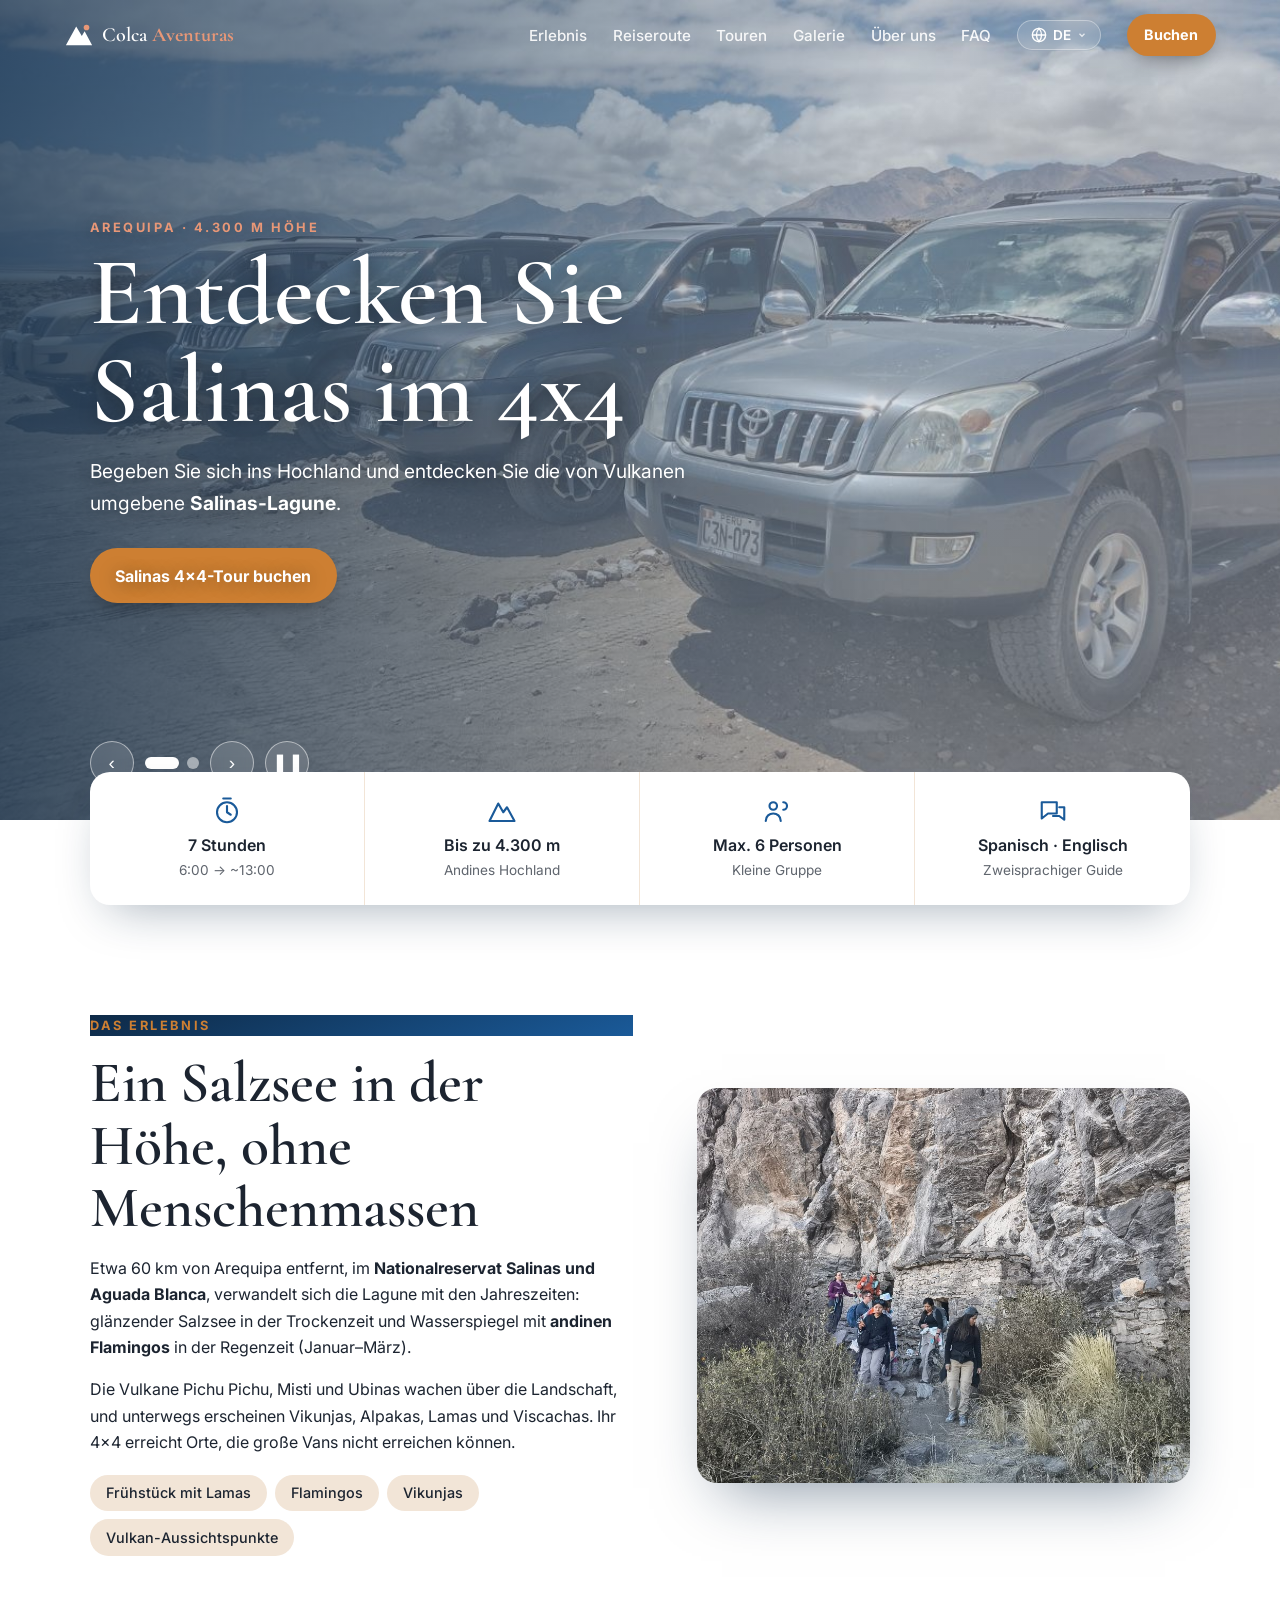
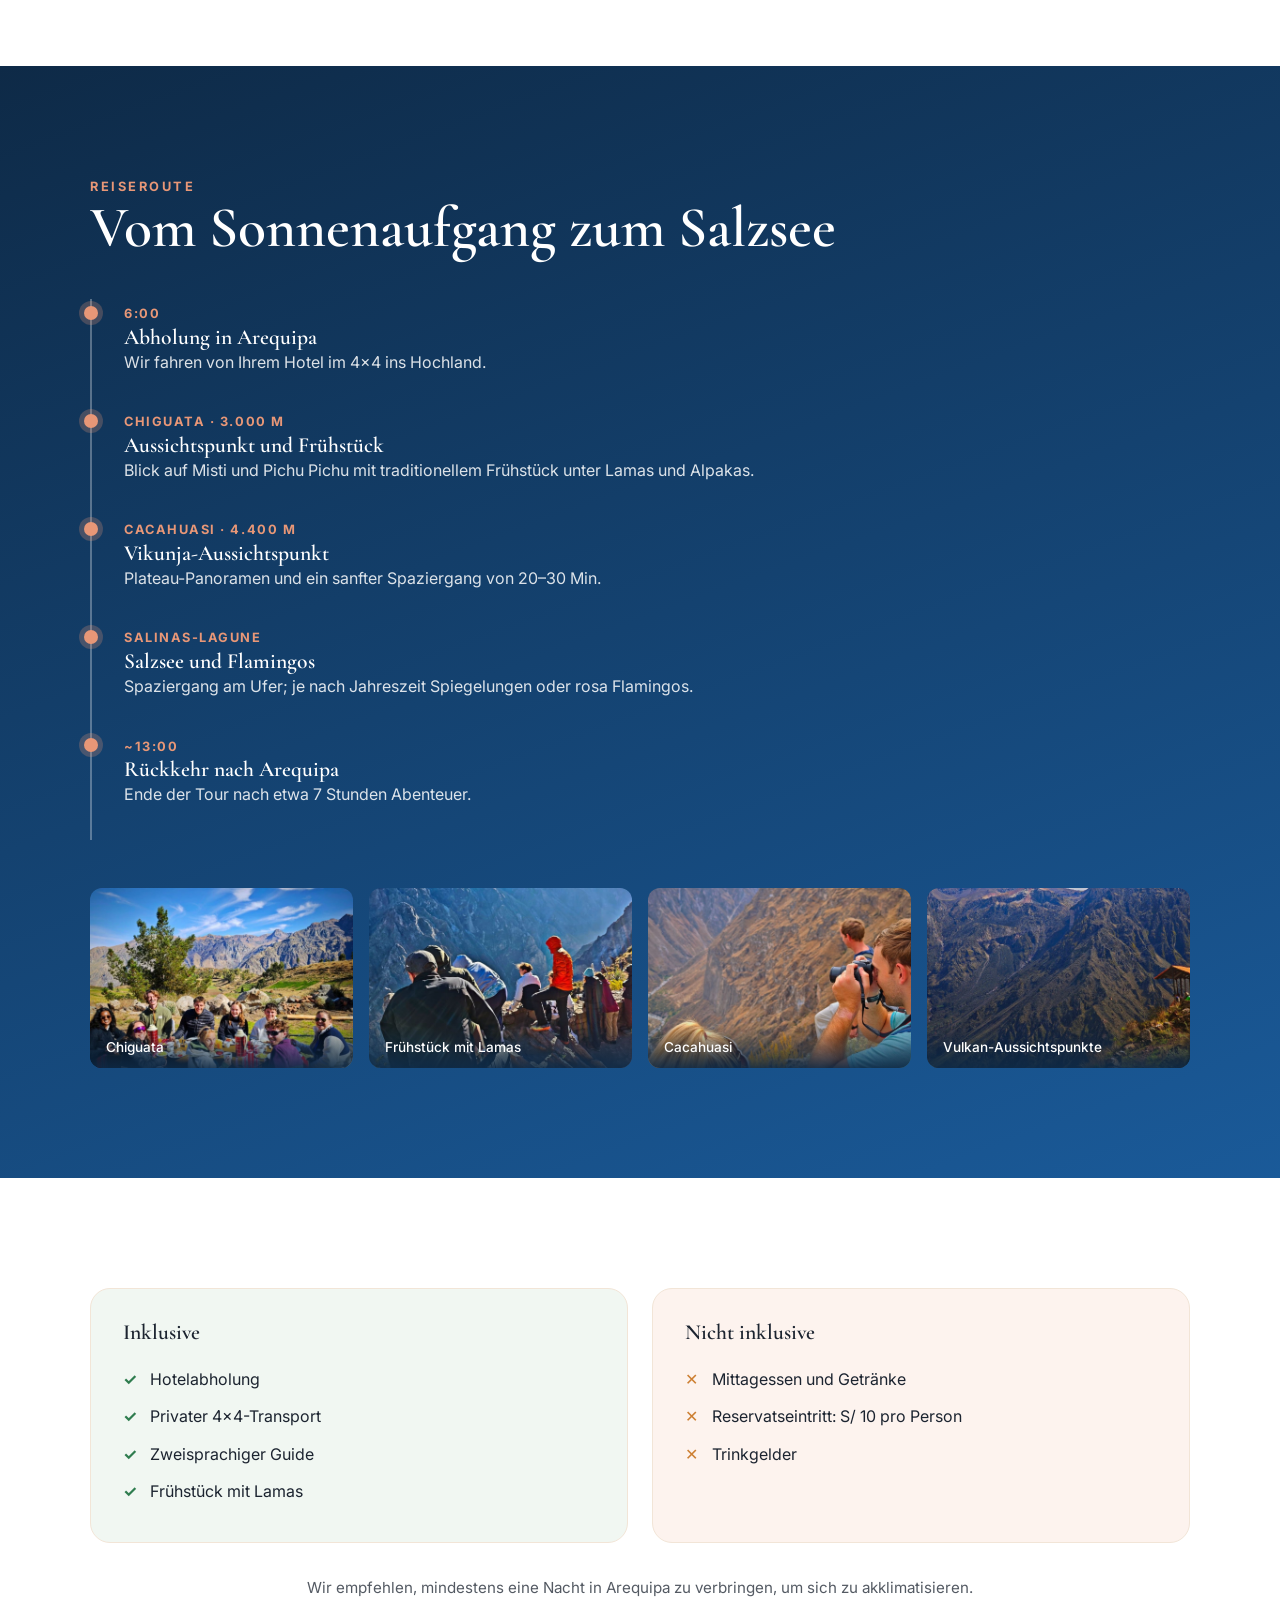
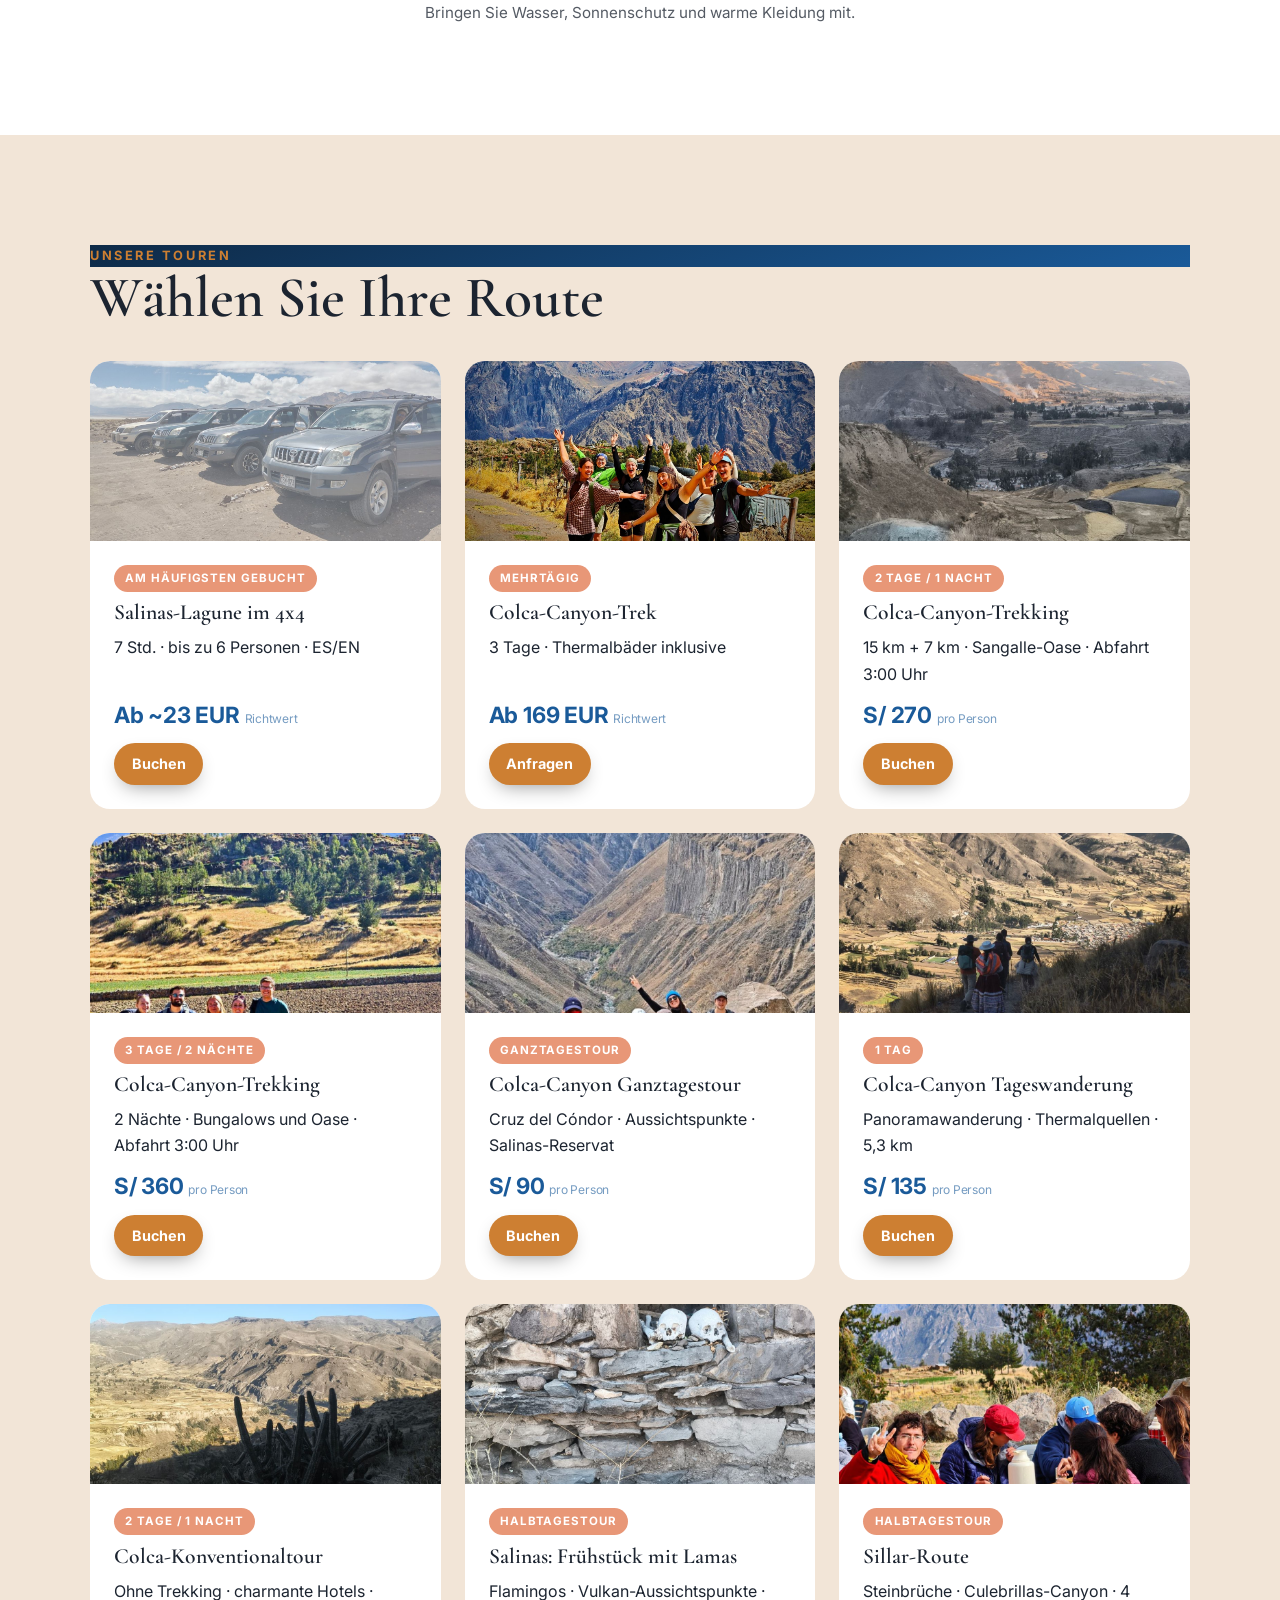
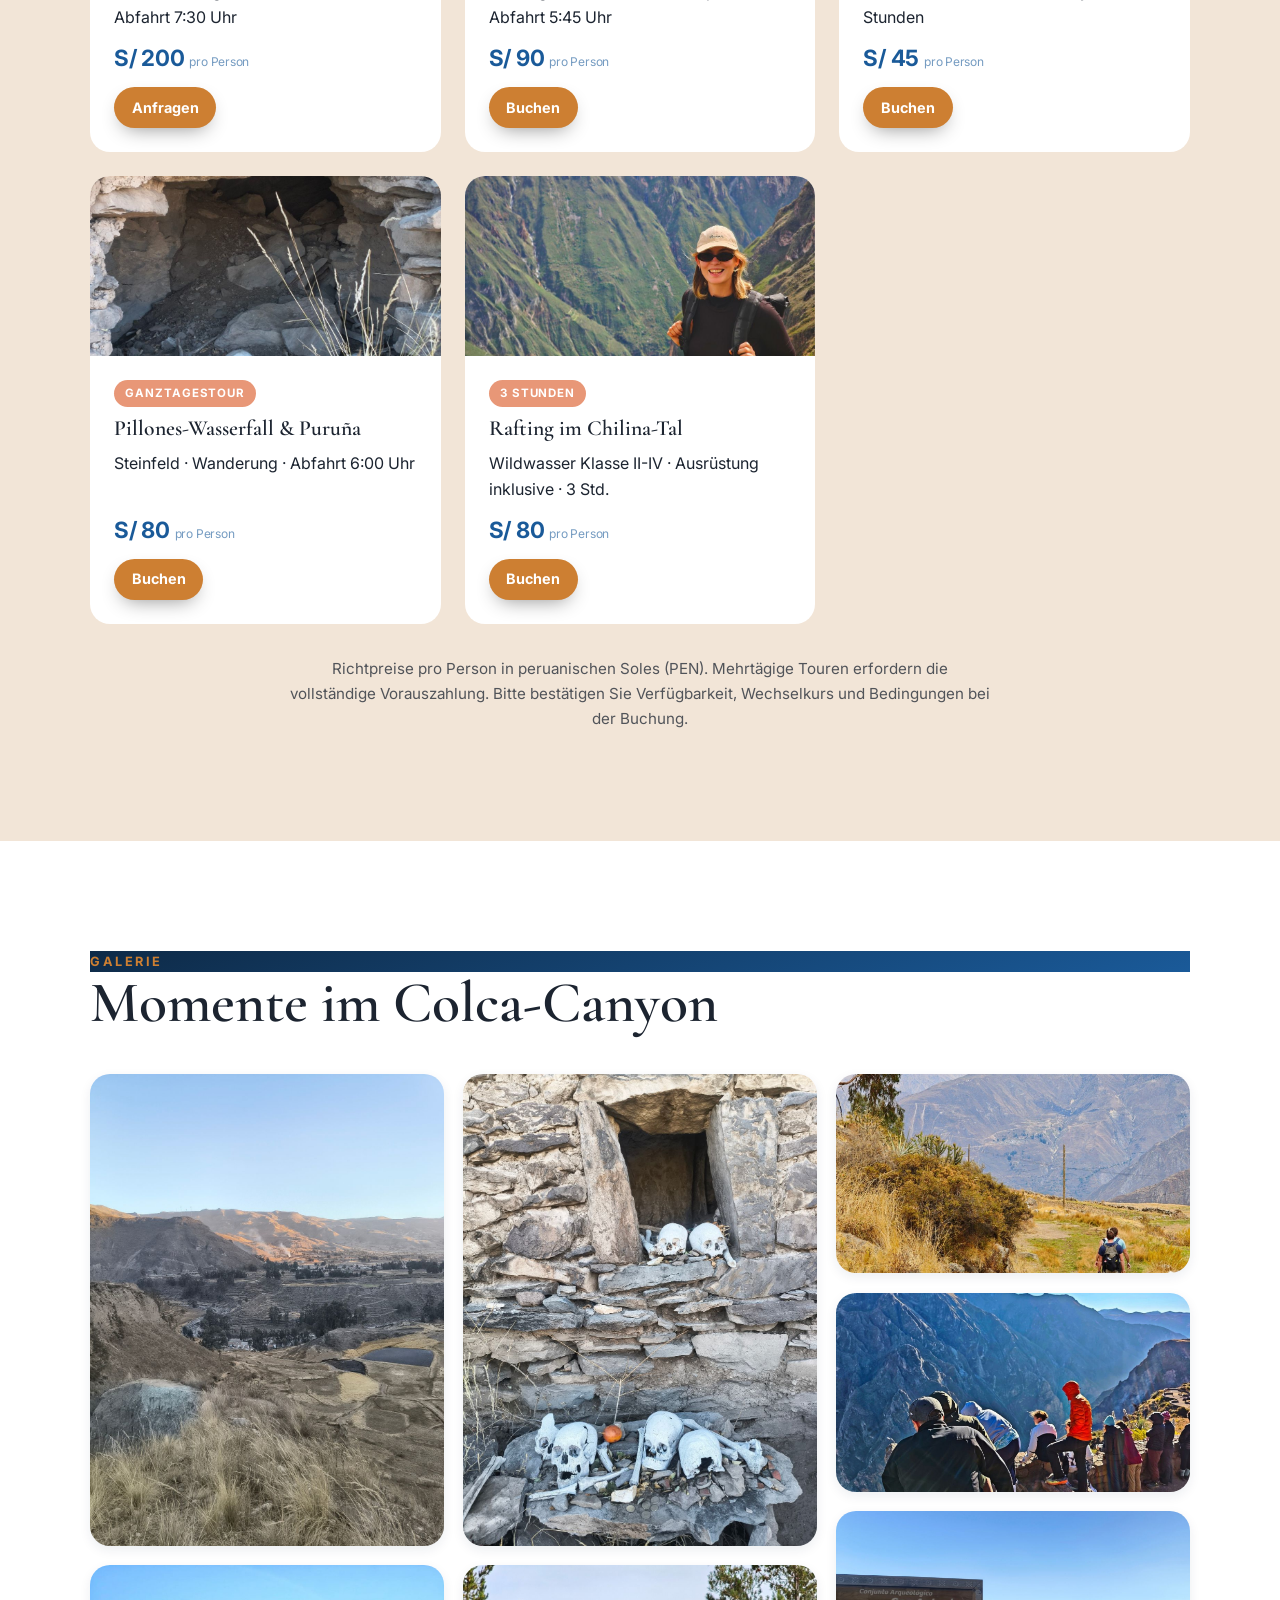
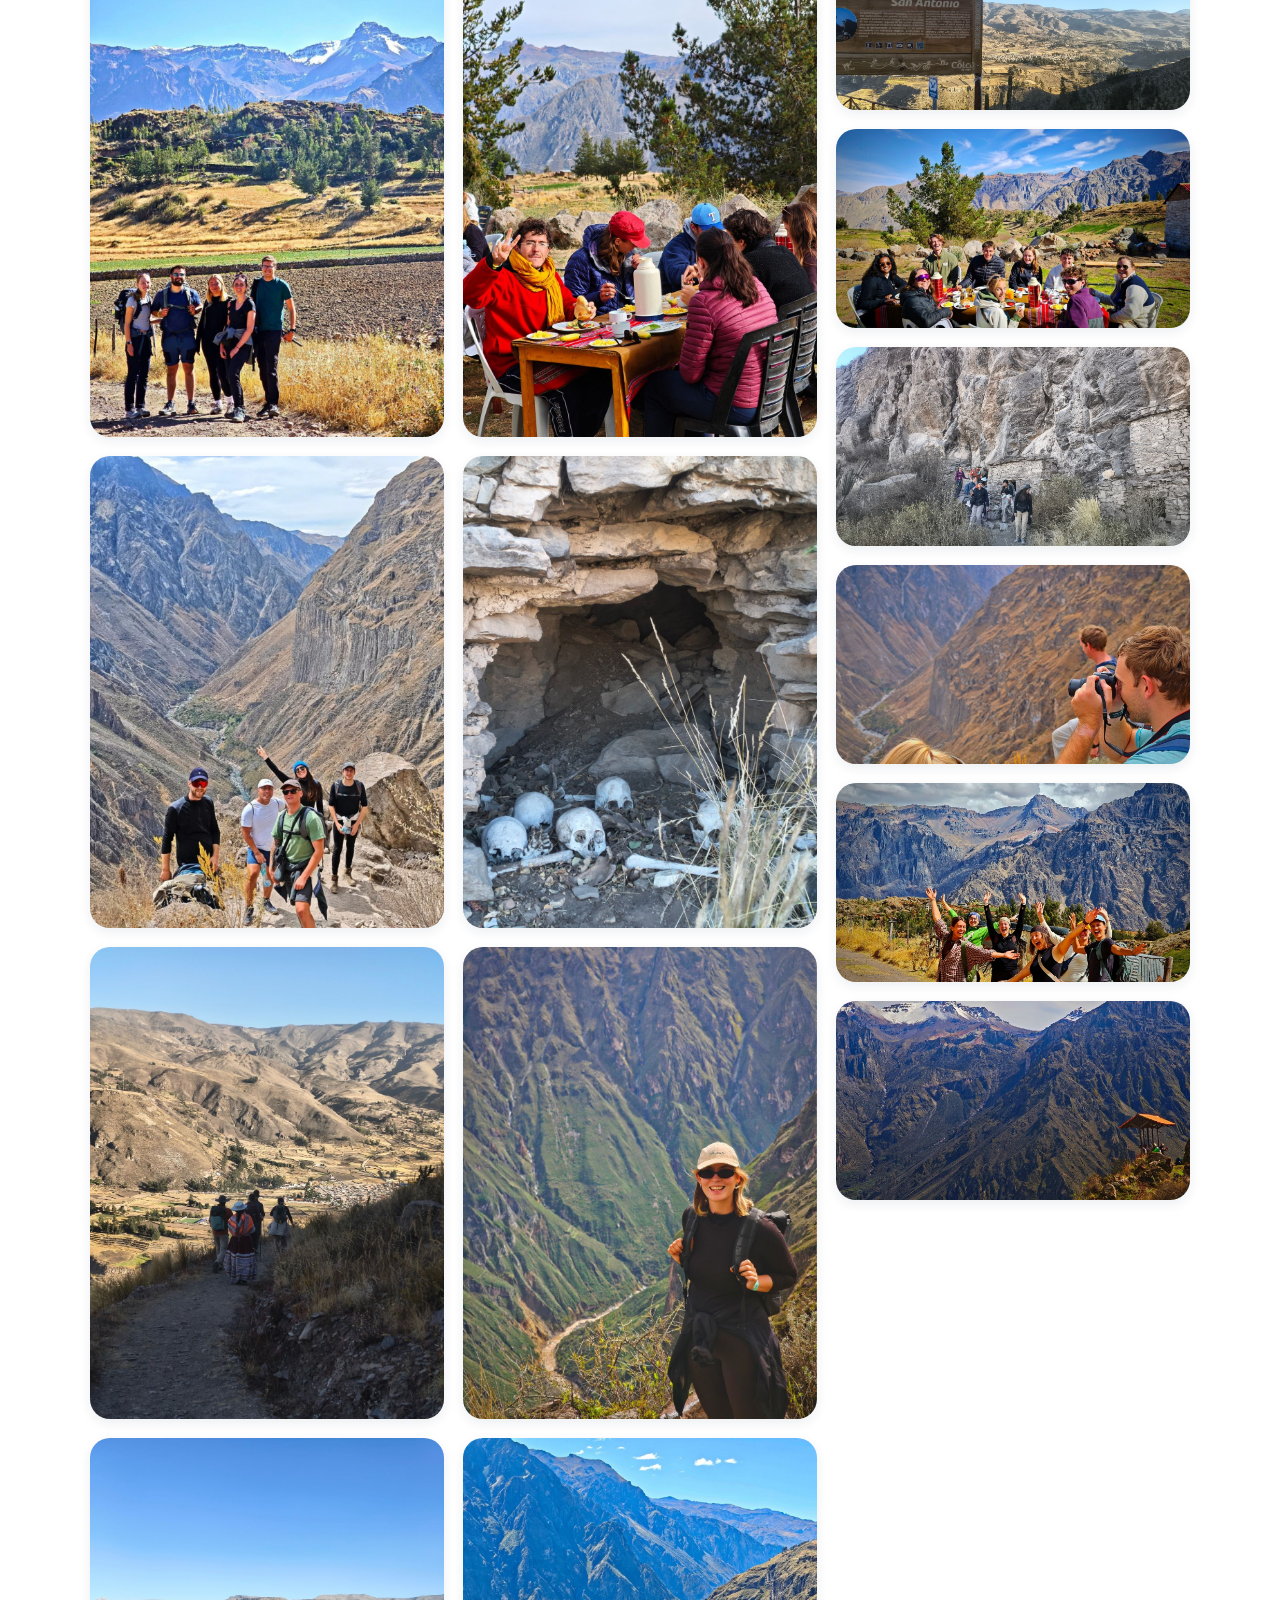
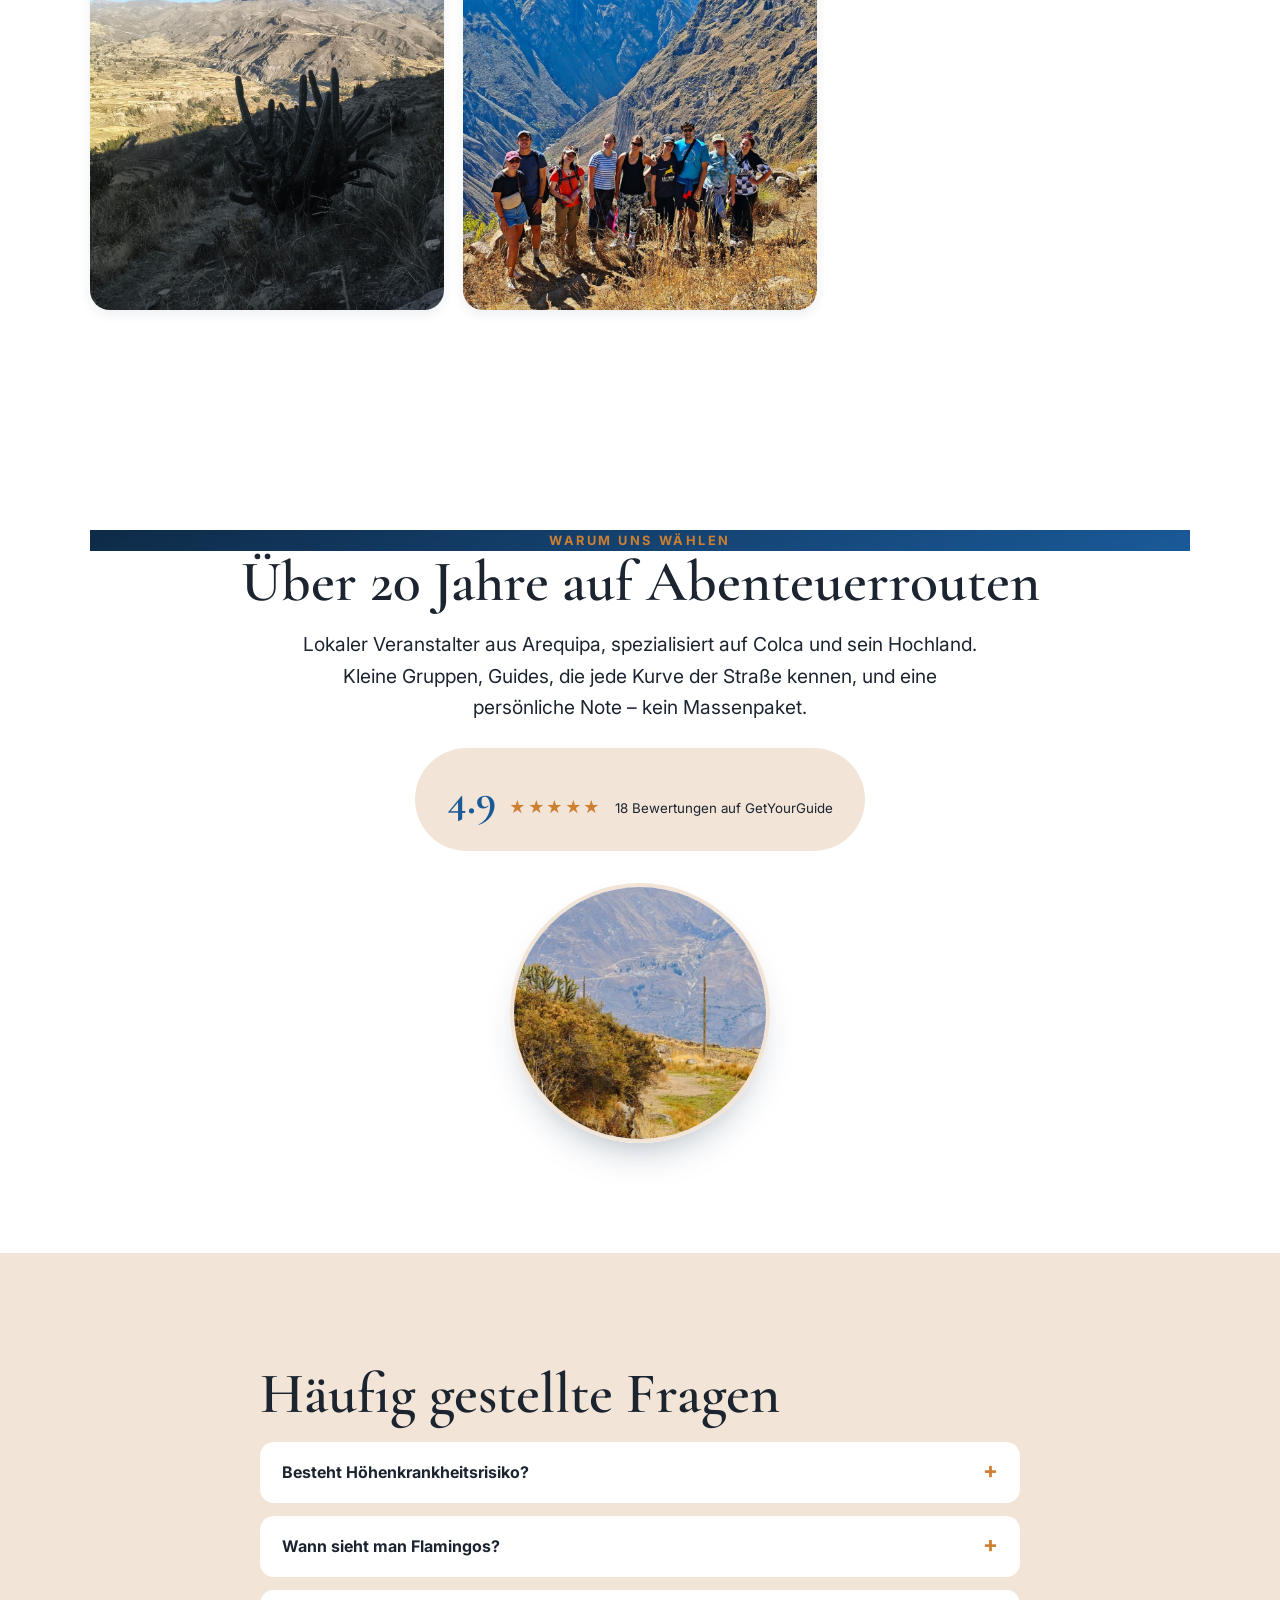
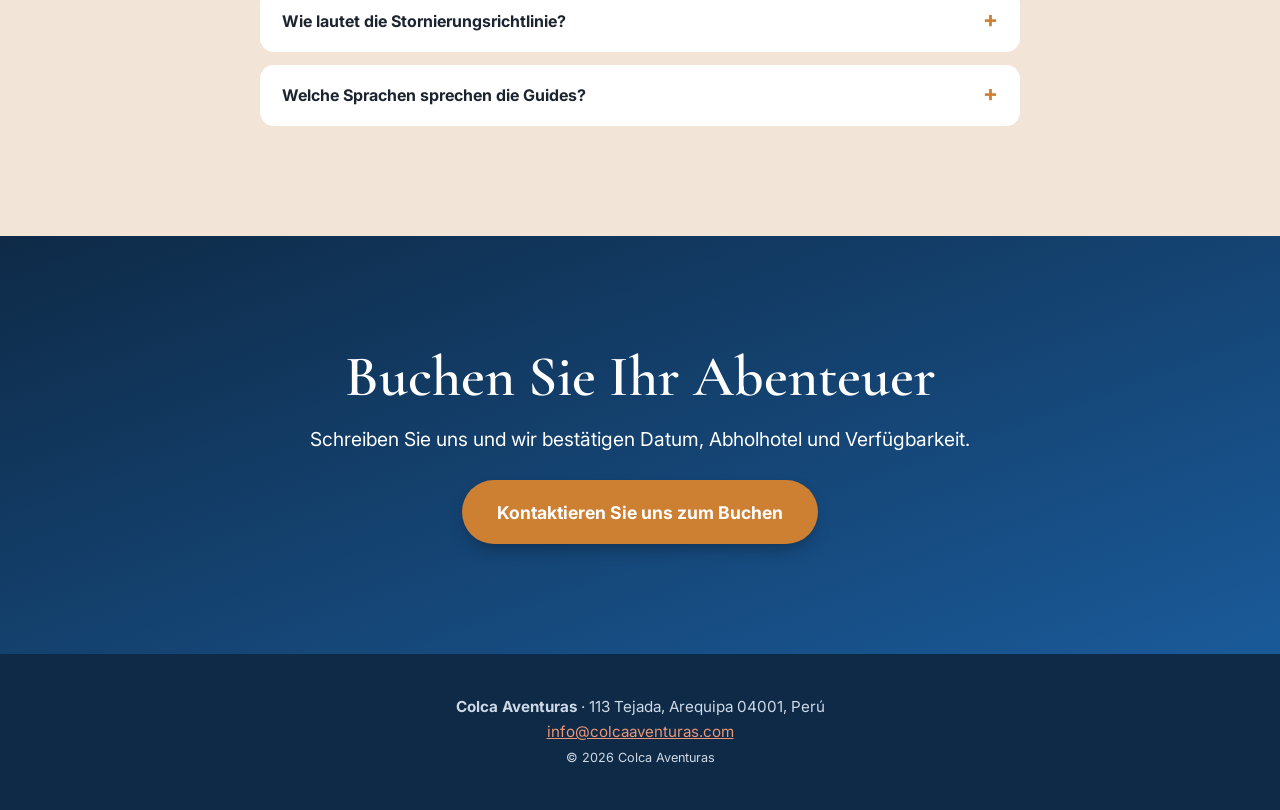
<file: de.html>
<!DOCTYPE html>
<html lang="de" class="no-js">
<head>
<meta charset="utf-8">
<meta name="viewport" content="width=device-width, initial-scale=1">
<title>Salinas-Lagune 4x4-Tour – Buchen Sie bei Colca Aventuras</title>
<meta name="description" content="Entdecken Sie die Salinas-Lagune in Arequipa auf einer 4x4-Tour. Frühstück mit Lamas, Flamingo-Beobachtung und Vulkanausblicke. Buchen Sie jetzt Ihr Abenteuer.">
<link rel="canonical" href="https://colcaaventuras.com/de.html">
<link rel="alternate" hreflang="es" href="https://colcaaventuras.com/">
<link rel="alternate" hreflang="en" href="https://colcaaventuras.com/en.html">
<link rel="alternate" hreflang="fr" href="https://colcaaventuras.com/fr.html">
<link rel="alternate" hreflang="de" href="https://colcaaventuras.com/de.html">
<link rel="alternate" hreflang="x-default" href="https://colcaaventuras.com/">
<meta property="og:type" content="website">
<meta property="og:title" content="Salinas-Lagune 4x4-Tour – Colca Aventuras">
<meta property="og:description" content="Frühstück mit Lamas, Flamingos und Vulkane auf einer 4x4-Kleingruppentour ab Arequipa.">
<meta property="og:image" content="https://colcaaventuras.com/assets/colca8.jpg">
<meta property="og:url" content="https://colcaaventuras.com/de.html">
<meta property="og:locale" content="de_DE">
<meta name="theme-color" content="#0E2A47">
<link rel="preconnect" href="https://fonts.googleapis.com">
<link rel="preconnect" href="https://fonts.gstatic.com" crossorigin>
<link href="https://fonts.googleapis.com/css2?family=Cormorant+Garamond:ital,wght@0,500;0,600;0,700;1,600&family=Inter:wght@400;500;600;700&display=swap" rel="stylesheet">
<link rel="preload" as="image" href="assets/colca8.jpg">
<link rel="stylesheet" href="styles.css">
<script type="application/ld+json">
{"@context":"https://schema.org","@type":"TouristTrip","name":"Salinas-Lagune 4x4-Tour","description":"7-stündiger 4x4-Ausflug von Arequipa zur Salinas-Lagune mit Frühstück unter Lamas und Flamingo-Beobachtung.","touristType":"Abenteuer und Natur","itinerary":"Chiguata, Cacahuasi, Salinas-Lagune","provider":{"@type":"TravelAgency","name":"Colca Aventuras","address":{"@type":"PostalAddress","streetAddress":"113 Tejada","addressLocality":"Arequipa","postalCode":"04001","addressCountry":"PE"}},"inLanguage":["es","en","fr","de"],"aggregateRating":{"@type":"AggregateRating","ratingValue":"4.9","reviewCount":"18"}}
</script>
</head>
<body>
<a class="skip" href="#main">Zum Inhalt springen</a>

<header class="nav" id="nav">
  <a class="logo" href="#inicio" aria-label="Colca Aventuras, Startseite">
    <svg viewBox="0 0 32 32" width="30" height="30" aria-hidden="true"><path d="M2 27 13 7l6 10 3-5 8 15z" fill="currentColor"/><circle cx="24" cy="8" r="3" fill="var(--rose)"/></svg>
    <span>Colca <b>Aventuras</b></span>
  </a>
  <button class="burger" id="burger" type="button" aria-label="Menü öffnen" aria-expanded="false" aria-controls="menu"><span></span><span></span></button>
  <nav id="menu" aria-label="Hauptnavigation">
    <a href="#experiencia">Erlebnis</a>
    <a href="#itinerario">Reiseroute</a>
    <a href="#tours">Touren</a>
    <a href="#galeria">Galerie</a>
    <a href="#nosotros">Über uns</a>
    <a href="#faq">FAQ</a>
    <div class="lang-switcher">
      <button class="lang-btn" type="button" aria-haspopup="true" aria-expanded="false" aria-label="Sprache ändern">
        <svg width="16" height="16" viewBox="0 0 24 24" fill="none" stroke="currentColor" stroke-width="2" aria-hidden="true"><circle cx="12" cy="12" r="10"/><path d="M2 12h20M12 2a15 15 0 0 1 0 20 15 15 0 0 1 0-20z"/></svg>
        <span>DE</span>
        <svg class="chevron" width="10" height="10" viewBox="0 0 24 24" fill="none" stroke="currentColor" stroke-width="3" aria-hidden="true"><path d="m6 9 6 6 6-6"/></svg>
      </button>
      <div class="lang-menu" role="menu">
        <a href="index.html" role="menuitem" lang="es">Español</a>
        <a href="en.html" role="menuitem" lang="en">English</a>
        <a href="fr.html" role="menuitem" lang="fr">Français</a>
        <a href="de.html" role="menuitem" lang="de" aria-current="true">Deutsch</a>
      </div>
    </div>
    <a href="#reservas" class="btn btn-sm" data-wa>Buchen</a>
  </nav>
</header>

<main id="main">
<section class="hero" id="inicio" aria-roledescription="Karussell" aria-label="Highlights">
  <div class="slide active" aria-roledescription="Folie" aria-label="1 von 2" style="--photo:url('assets/colca8.jpg');--a:#14355c;--b:#CD7F32;--c:#f6c995">
    <div class="copy">
      <p class="eyebrow">Arequipa · 4.300 m Höhe</p>
      <h1>Entdecken Sie Salinas im 4x4</h1>
      <p>Begeben Sie sich ins Hochland und entdecken Sie die von Vulkanen umgebene <strong>Salinas-Lagune</strong>.</p>
      <a class="btn" href="#reservas" data-wa>Salinas 4x4-Tour buchen</a>
    </div>
  </div>
  <div class="slide" aria-roledescription="Folie" aria-label="2 von 2" style="--photo:url('assets/colca9.jpg');--a:#3a2a55;--b:#E89777;--c:#ffd9c7">
    <div class="copy">
      <p class="eyebrow">Nationalreservat Salinas und Aguada Blanca</p>
      <h2>Flamingos und andine Tierwelt</h2>
      <p>Bewundern Sie die ikonischen rosa <strong>Flamingos</strong> und die Tierwelt in ihrem natürlichen Lebensraum.</p>
      <a class="btn" href="#reservas" data-wa>Buchen Sie Ihr Salinas-Abenteuer</a>
    </div>
  </div>
  <div class="controls">
    <button class="arrow" id="prev" type="button" aria-label="Vorherige Folie">‹</button>
    <div class="dots" id="dots"></div>
    <button class="arrow" id="next" type="button" aria-label="Nächste Folie">›</button>
    <button class="arrow" id="pause" type="button" aria-label="Karussell anhalten">❚❚</button>
  </div>
</section>

<section class="facts" aria-label="Tourdaten">
  <div><svg viewBox="0 0 24 24"><circle cx="12" cy="13" r="8"/><path d="M12 8v5l3 2M9 2h6"/></svg><b>7 Stunden</b><span>6:00 → ~13:00</span></div>
  <div><svg viewBox="0 0 24 24"><path d="M2 20 9 6l4 7 3-4 6 11z"/></svg><b>Bis zu 4.300 m</b><span>Andines Hochland</span></div>
  <div><svg viewBox="0 0 24 24"><circle cx="9" cy="8" r="3"/><path d="M3 20c0-4 3-6 6-6s6 2 6 6M17 11a3 3 0 1 0 0-6"/></svg><b>Max. 6 Personen</b><span>Kleine Gruppe</span></div>
  <div><svg viewBox="0 0 24 24"><path d="M3 5h12v9H8l-5 4zM17 9h4v10l-4-3h-5"/></svg><b>Spanisch · Englisch</b><span>Zweisprachiger Guide</span></div>
</section>

<section class="sec" id="experiencia">
  <div class="split">
    <div class="reveal">
      <p class="eyebrow dark">Das Erlebnis</p>
      <h2>Ein Salzsee in der Höhe, ohne Menschenmassen</h2>
      <p>Etwa 60 km von Arequipa entfernt, im <strong>Nationalreservat Salinas und Aguada Blanca</strong>, verwandelt sich die Lagune mit den Jahreszeiten: glänzender Salzsee in der Trockenzeit und Wasserspiegel mit <strong>andinen Flamingos</strong> in der Regenzeit (Januar–März).</p>
      <p>Die Vulkane Pichu Pichu, Misti und Ubinas wachen über die Landschaft, und unterwegs erscheinen Vikunjas, Alpakas, Lamas und Viscachas. Ihr 4x4 erreicht Orte, die große Vans nicht erreichen können.</p>
      <ul class="chips"><li>Frühstück mit Lamas</li><li>Flamingos</li><li>Vikunjas</li><li>Vulkan-Aussichtspunkte</li></ul>
    </div>
    <div class="card-art reveal">
      <img src="assets/colca4.jpg" alt="Aussichtspunkt mit Blick auf die Vulkane von Arequipa" loading="lazy">
    </div>
  </div>
</section>

<section class="sec dark" id="itinerario">
  <div class="wrap">
    <p class="eyebrow">Reiseroute</p>
    <h2>Vom Sonnenaufgang zum Salzsee</h2>
    <ol class="timeline">
      <li class="reveal"><time>6:00</time><h3>Abholung in Arequipa</h3><p>Wir fahren von Ihrem Hotel im 4x4 ins Hochland.</p></li>
      <li class="reveal"><time>Chiguata · 3.000 m</time><h3>Aussichtspunkt und Frühstück</h3><p>Blick auf Misti und Pichu Pichu mit traditionellem Frühstück unter Lamas und Alpakas.</p></li>
      <li class="reveal"><time>Cacahuasi · 4.400 m</time><h3>Vikunja-Aussichtspunkt</h3><p>Plateau-Panoramen und ein sanfter Spaziergang von 20–30 Min.</p></li>
      <li class="reveal"><time>Salinas-Lagune</time><h3>Salzsee und Flamingos</h3><p>Spaziergang am Ufer; je nach Jahreszeit Spiegelungen oder rosa Flamingos.</p></li>
      <li class="reveal"><time>~13:00</time><h3>Rückkehr nach Arequipa</h3><p>Ende der Tour nach etwa 7 Stunden Abenteuer.</p></li>
    </ol>
    <div class="itinerary-gallery">
      <figure class="reveal"><img src="assets/colca2.jpg" alt="Wanderung im Hochland bei Chiguata" loading="lazy"><figcaption>Chiguata</figcaption></figure>
      <figure class="reveal"><img src="assets/colca3.jpg" alt="Traditionelles Frühstück in den Bergen" loading="lazy"><figcaption>Frühstück mit Lamas</figcaption></figure>
      <figure class="reveal"><img src="assets/colca5.jpg" alt="Steinruinen und Kakteen in Cacahuasi" loading="lazy"><figcaption>Cacahuasi</figcaption></figure>
      <figure class="reveal"><img src="assets/colca6.jpg" alt="Fotografieren der Vulkanlandschaft" loading="lazy"><figcaption>Vulkan-Aussichtspunkte</figcaption></figure>
    </div>
  </div>
</section>

<section class="sec">
  <div class="wrap two">
    <div class="box ok reveal"><h3>Inklusive</h3><ul><li>Hotelabholung</li><li>Privater 4x4-Transport</li><li>Zweisprachiger Guide</li><li>Frühstück mit Lamas</li></ul></div>
    <div class="box no reveal"><h3>Nicht inklusive</h3><ul><li>Mittagessen und Getränke</li><li>Reservatseintritt: S/ 10 pro Person</li><li>Trinkgelder</li></ul></div>
  </div>
  <p class="note">Wir empfehlen, mindestens eine Nacht in Arequipa zu verbringen, um sich zu akklimatisieren. Bringen Sie Wasser, Sonnenschutz und warme Kleidung mit.</p>
</section>

<section class="sec sand" id="tours">
  <div class="wrap">
    <p class="eyebrow dark">Unsere Touren</p>
    <h2>Wählen Sie Ihre Route</h2>
    <div class="grid">

      <!-- Bestehende Karte: Haupttour -->
      <article class="tour reveal">
        <img src="assets/colca8.jpg" alt="4x4 an der Salinas-Lagune" class="tour-img" loading="lazy">
        <div class="tour-content">
          <span class="tag">Am häufigsten gebucht</span>
          <h3>Salinas-Lagune im 4x4</h3>
          <p>7 Std. · bis zu 6 Personen · ES/EN</p>
          <p class="price">Ab ~23 EUR <small>Richtwert</small></p>
          <a class="btn btn-sm" href="#reservas" data-wa>Buchen</a>
        </div>
      </article>

      <!-- Bestehende Karte: Colca-Trek (unverändert) -->
      <article class="tour reveal">
        <img src="assets/colca7.jpg" alt="Colca-Canyon" class="tour-img" loading="lazy">
        <div class="tour-content">
          <span class="tag">Mehrtägig</span>
          <h3>Colca-Canyon-Trek</h3>
          <p>3 Tage · Thermalbäder inklusive</p>
          <p class="price">Ab 169 EUR <small>Richtwert</small></p>
          <a class="btn btn-sm" href="#reservas" data-wa>Anfragen</a>
        </div>
      </article>

      <!-- NEU: Colca-Canyon-Trekking 2T/1N -->
      <article class="tour reveal">
        <img src="assets/colcacanyon1.jpg" alt="2-tägiges Trekking im Colca-Canyon" class="tour-img" loading="lazy">
        <div class="tour-content">
          <span class="tag">2 Tage / 1 Nacht</span>
          <h3>Colca-Canyon-Trekking</h3>
          <p>15 km + 7 km · Sangalle-Oase · Abfahrt 3:00 Uhr</p>
          <p class="price">S/ 270 <small>pro Person</small></p>
          <a class="btn btn-sm" href="#reservas" data-wa>Buchen</a>
        </div>
      </article>

      <!-- NEU: Colca-Canyon-Trekking 3T/2N -->
      <article class="tour reveal">
        <img src="assets/colcacanyon2.jpg" alt="3-tägiges Trekking im Colca-Canyon" class="tour-img" loading="lazy">
        <div class="tour-content">
          <span class="tag">3 Tage / 2 Nächte</span>
          <h3>Colca-Canyon-Trekking</h3>
          <p>2 Nächte · Bungalows und Oase · Abfahrt 3:00 Uhr</p>
          <p class="price">S/ 360 <small>pro Person</small></p>
          <a class="btn btn-sm" href="#reservas" data-wa>Buchen</a>
        </div>
      </article>

      <!-- NEU: Colca-Canyon Ganztagestour -->
      <article class="tour reveal">
        <img src="assets/colcacanyon3.jpg" alt="Ganztagestour im Colca-Canyon" class="tour-img" loading="lazy">
        <div class="tour-content">
          <span class="tag">Ganztagestour</span>
          <h3>Colca-Canyon Ganztagestour</h3>
          <p>Cruz del Cóndor · Aussichtspunkte · Salinas-Reservat</p>
          <p class="price">S/ 90 <small>pro Person</small></p>
          <a class="btn btn-sm" href="#reservas" data-wa>Buchen</a>
        </div>
      </article>

      <!-- NEU: Colca-Canyon Tageswanderung -->
      <article class="tour reveal">
        <img src="assets/colcacanyon4.jpg" alt="Tageswanderung im Colca-Canyon" class="tour-img" loading="lazy">
        <div class="tour-content">
          <span class="tag">1 Tag</span>
          <h3>Colca-Canyon Tageswanderung</h3>
          <p>Panoramawanderung · Thermalquellen · 5,3 km</p>
          <p class="price">S/ 135 <small>pro Person</small></p>
          <a class="btn btn-sm" href="#reservas" data-wa>Buchen</a>
        </div>
      </article>

      <!-- NEU: Colca-Konventionaltour 2T/1N -->
      <article class="tour reveal">
        <img src="assets/colcacanyon5.jpg" alt="2-tägige konventionelle Colca-Tour" class="tour-img" loading="lazy">
        <div class="tour-content">
          <span class="tag">2 Tage / 1 Nacht</span>
          <h3>Colca-Konventionaltour</h3>
          <p>Ohne Trekking · charmante Hotels · Abfahrt 7:30 Uhr</p>
          <p class="price">S/ 200 <small>pro Person</small></p>
          <a class="btn btn-sm" href="#reservas" data-wa>Anfragen</a>
        </div>
      </article>

      <!-- NEU: Salinas: Frühstück mit Lamas -->
      <article class="tour reveal">
        <img src="assets/colcacanyon6.jpg" alt="Frühstück mit Lamas und Alpakas in Salinas" class="tour-img" loading="lazy">
        <div class="tour-content">
          <span class="tag">Halbtagestour</span>
          <h3>Salinas: Frühstück mit Lamas</h3>
          <p>Flamingos · Vulkan-Aussichtspunkte · Abfahrt 5:45 Uhr</p>
          <p class="price">S/ 90 <small>pro Person</small></p>
          <a class="btn btn-sm" href="#reservas" data-wa>Buchen</a>
        </div>
      </article>

      <!-- NEU: Sillar-Route -->
      <article class="tour reveal">
        <img src="assets/colcacanyon7.jpg" alt="Sillar-Route in Arequipa" class="tour-img" loading="lazy">
        <div class="tour-content">
          <span class="tag">Halbtagestour</span>
          <h3>Sillar-Route</h3>
          <p>Steinbrüche · Culebrillas-Canyon · 4 Stunden</p>
          <p class="price">S/ 45 <small>pro Person</small></p>
          <a class="btn btn-sm" href="#reservas" data-wa>Buchen</a>
        </div>
      </article>

      <!-- NEU: Pillones-Wasserfall und Puruña -->
      <article class="tour reveal">
        <img src="assets/colcacanyon8.jpg" alt="Pillones-Wasserfall und Puruña-Steinfeld" class="tour-img" loading="lazy">
        <div class="tour-content">
          <span class="tag">Ganztagestour</span>
          <h3>Pillones-Wasserfall &amp; Puruña</h3>
          <p>Steinfeld · Wanderung · Abfahrt 6:00 Uhr</p>
          <p class="price">S/ 80 <small>pro Person</small></p>
          <a class="btn btn-sm" href="#reservas" data-wa>Buchen</a>
        </div>
      </article>

      <!-- NEU: Rafting im Chilina-Tal -->
      <article class="tour reveal">
        <img src="assets/colcacanyon9.jpg" alt="Rafting im Chilina-Tal, Arequipa" class="tour-img" loading="lazy">
        <div class="tour-content">
          <span class="tag">3 Stunden</span>
          <h3>Rafting im Chilina-Tal</h3>
          <p>Wildwasser Klasse II-IV · Ausrüstung inklusive · 3 Std.</p>
          <p class="price">S/ 80 <small>pro Person</small></p>
          <a class="btn btn-sm" href="#reservas" data-wa>Buchen</a>
        </div>
      </article>

    </div>
    <p class="note">Richtpreise pro Person in peruanischen Soles (PEN). Mehrtägige Touren erfordern die vollständige Vorauszahlung. Bitte bestätigen Sie Verfügbarkeit, Wechselkurs und Bedingungen bei der Buchung.</p>
  </div>
</section>

<section class="sec" id="galeria">
  <div class="wrap">
    <p class="eyebrow dark">Galerie</p>
    <h2>Momente im Colca-Canyon</h2>
    <div class="masonry-gallery">
      <img src="assets/colcacanyon1.jpg" alt="Colca-Canyon-Landschaft 1" loading="lazy">
      <img src="assets/colcacanyon2.jpg" alt="Colca-Canyon-Landschaft 2" loading="lazy">
      <img src="assets/colcacanyon3.jpg" alt="Colca-Canyon-Landschaft 3" loading="lazy">
      <img src="assets/colcacanyon4.jpg" alt="Colca-Canyon-Landschaft 4" loading="lazy">
      <img src="assets/colcacanyon5.jpg" alt="Colca-Canyon-Landschaft 5" loading="lazy">
      <img src="assets/colcacanyon6.jpg" alt="Colca-Canyon-Landschaft 6" loading="lazy">
      <img src="assets/colcacanyon7.jpg" alt="Colca-Canyon-Landschaft 7" loading="lazy">
      <img src="assets/colcacanyon8.jpg" alt="Colca-Canyon-Landschaft 8" loading="lazy">
      <img src="assets/colcacanyon9.jpg" alt="Colca-Canyon-Landschaft 9" loading="lazy">
      <img src="assets/colcacanyon10.jpg" alt="Colca-Canyon-Landschaft 10" loading="lazy">
      <img src="assets/colcacanyon11.jpg" alt="Colca-Canyon-Landschaft 11" loading="lazy">
      <img src="assets/colcacanyon12.jpg" alt="Colca-Canyon-Landschaft 12" loading="lazy">
      <img src="assets/colcacanyon13.jpg" alt="Colca-Canyon-Landschaft 13" loading="lazy">
      <img src="assets/colcacanyon14.jpg" alt="Colca-Canyon-Landschaft 14" loading="lazy">
      <img src="assets/colcacanyon15.jpg" alt="Colca-Canyon-Landschaft 15" loading="lazy">
      <img src="assets/colcacanyon16.jpg" alt="Colca-Canyon-Landschaft 16" loading="lazy">
      <img src="assets/colcacanyon17.jpg" alt="Colca-Canyon-Landschaft 17" loading="lazy">
      <img src="assets/colcacanyon18.jpg" alt="Colca-Canyon-Landschaft 18" loading="lazy">
    </div>
  </div>
</section>

<section class="sec" id="nosotros">
  <div class="wrap center reveal">
    <p class="eyebrow dark">Warum uns wählen</p>
    <h2>Über 20 Jahre auf Abenteuerrouten</h2>
    <p class="lead">Lokaler Veranstalter aus Arequipa, spezialisiert auf Colca und sein Hochland. Kleine Gruppen, Guides, die jede Kurve der Straße kennen, und eine persönliche Note – kein Massenpaket.</p>
    <div class="rating"><b>4.9</b><span>★★★★★</span><small>18 Bewertungen auf GetYourGuide</small></div>
    <img src="assets/colca1.jpg" alt="Gruppe glücklicher Reisender im Colca-Canyon" class="team-img" loading="lazy">
  </div>
</section>

<section class="sec sand" id="faq">
  <div class="wrap narrow">
    <h2>Häufig gestellte Fragen</h2>
    <details><summary>Besteht Höhenkrankheitsrisiko?</summary><p>Die Lagune liegt auf über 4.000 m. Akklimatisieren Sie sich mit einer Nacht in Arequipa, trinken Sie Wasser und gehen Sie langsam.</p></details>
    <details><summary>Wann sieht man Flamingos?</summary><p>Zwischen Januar und März gibt es mehr Wasser und mehr Flamingos; in der Trockenzeit ist die Lagune ein glänzender Salzsee.</p></details>
    <details><summary>Wie lautet die Stornierungsrichtlinie?</summary><p>Sie wird bei der Buchung mit dem Veranstalter bestätigt.</p></details>
    <details><summary>Welche Sprachen sprechen die Guides?</summary><p>Spanisch und Englisch.</p></details>
  </div>
</section>

<section class="sec dark" id="reservas">
  <div class="wrap center">
    <h2>Buchen Sie Ihr Abenteuer</h2>
    <p class="lead">Schreiben Sie uns und wir bestätigen Datum, Abholhotel und Verfügbarkeit.</p>
    <a class="btn btn-lg" href="mailto:info@colcaaventuras.com" data-wa>Kontaktieren Sie uns zum Buchen</a>
  </div>
</section>
</main>

<footer>
  <p><b>Colca Aventuras</b> · 113 Tejada, Arequipa 04001, Perú</p>
  <p><a href="mailto:info@colcaaventuras.com">info@colcaaventuras.com</a></p>
  <p><small>© 2026 Colca Aventuras</small></p>
</footer>
<script>document.documentElement.classList.remove("no-js")</script>
<script src="script.js"></script>
</body>
</html>
</file>
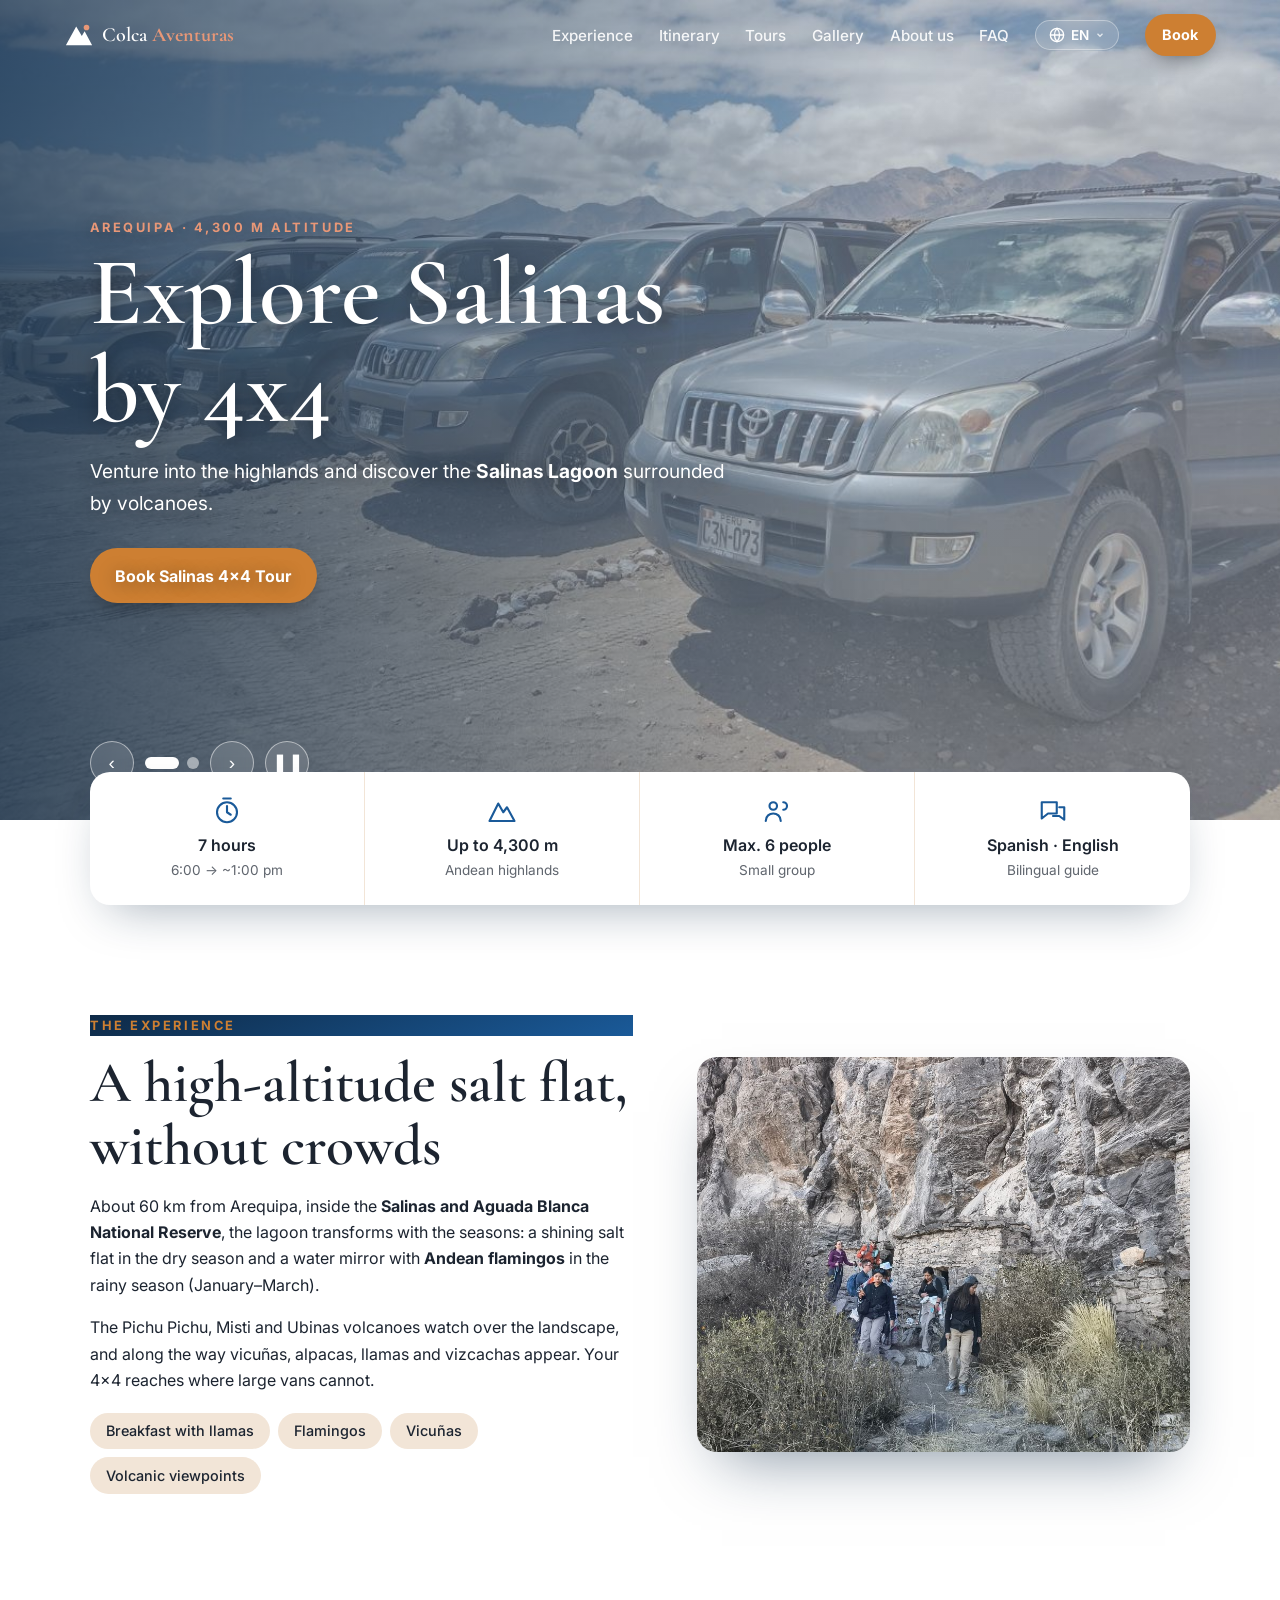
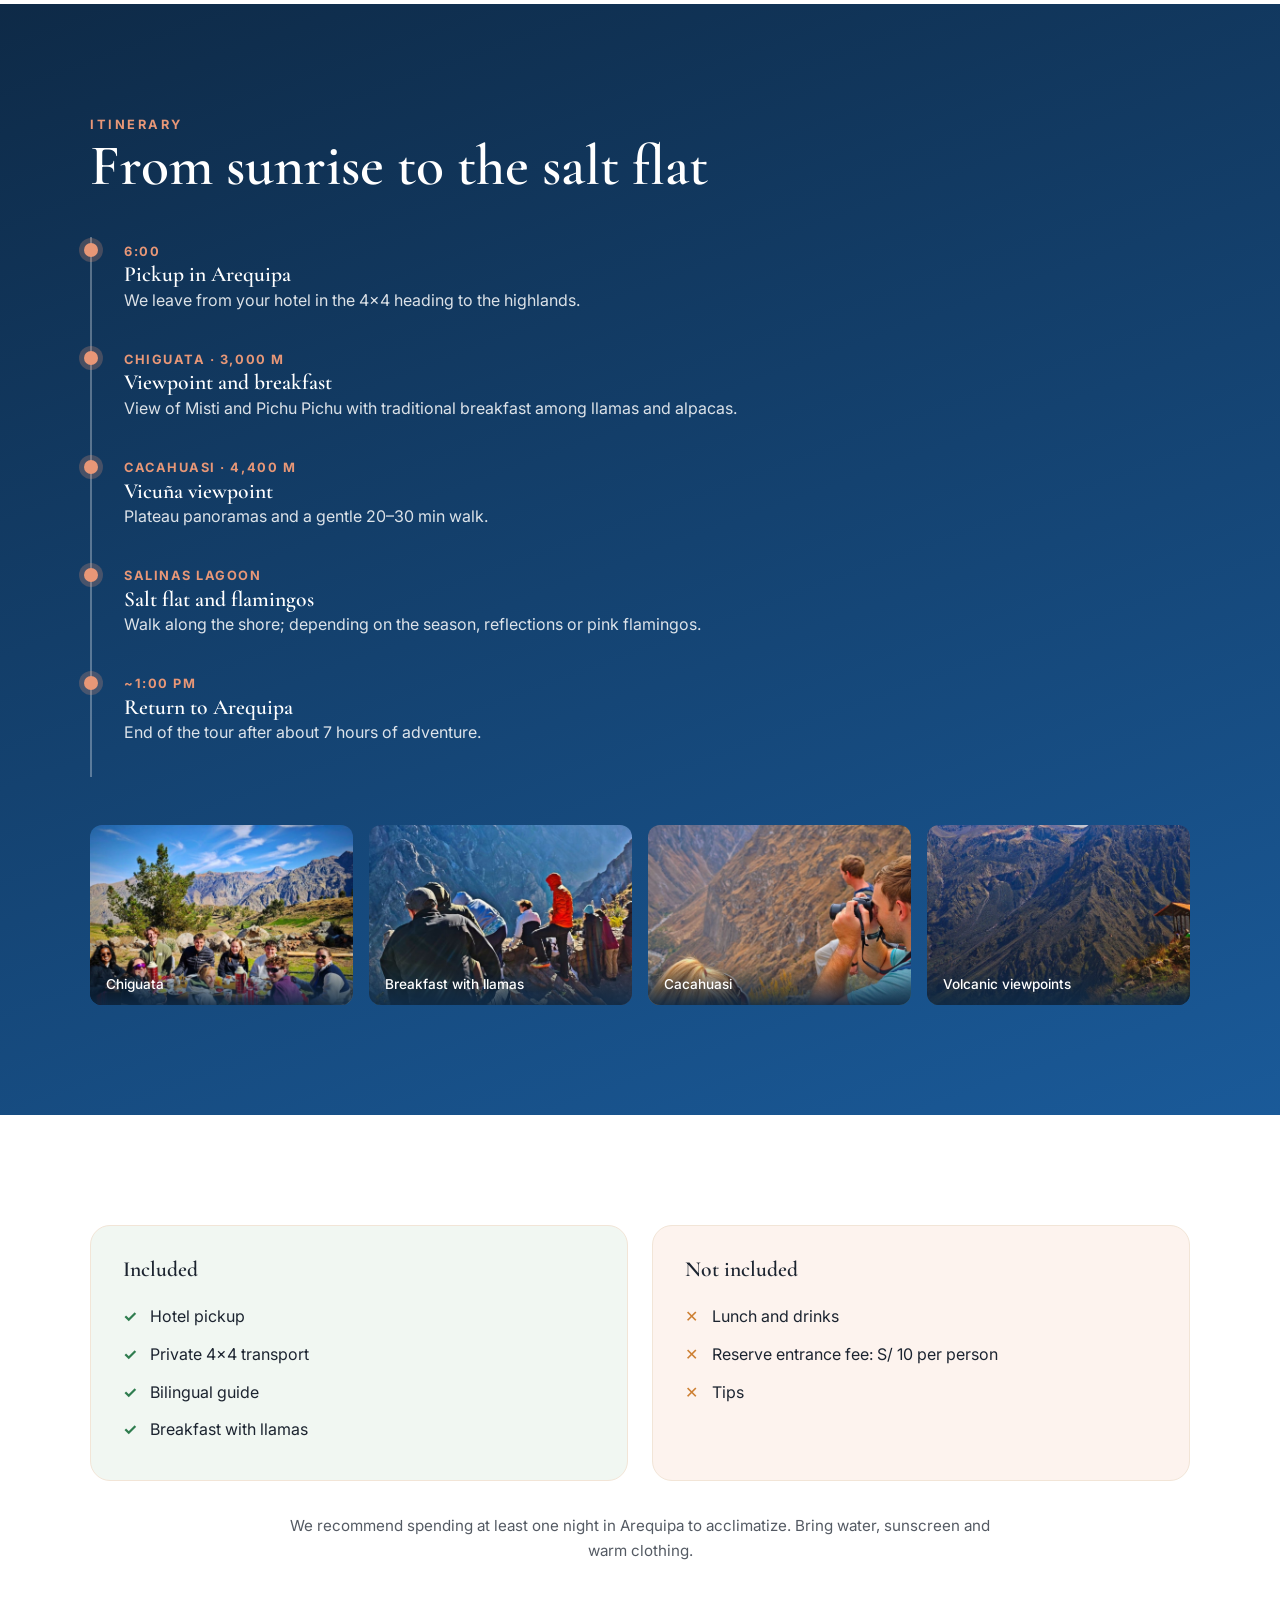
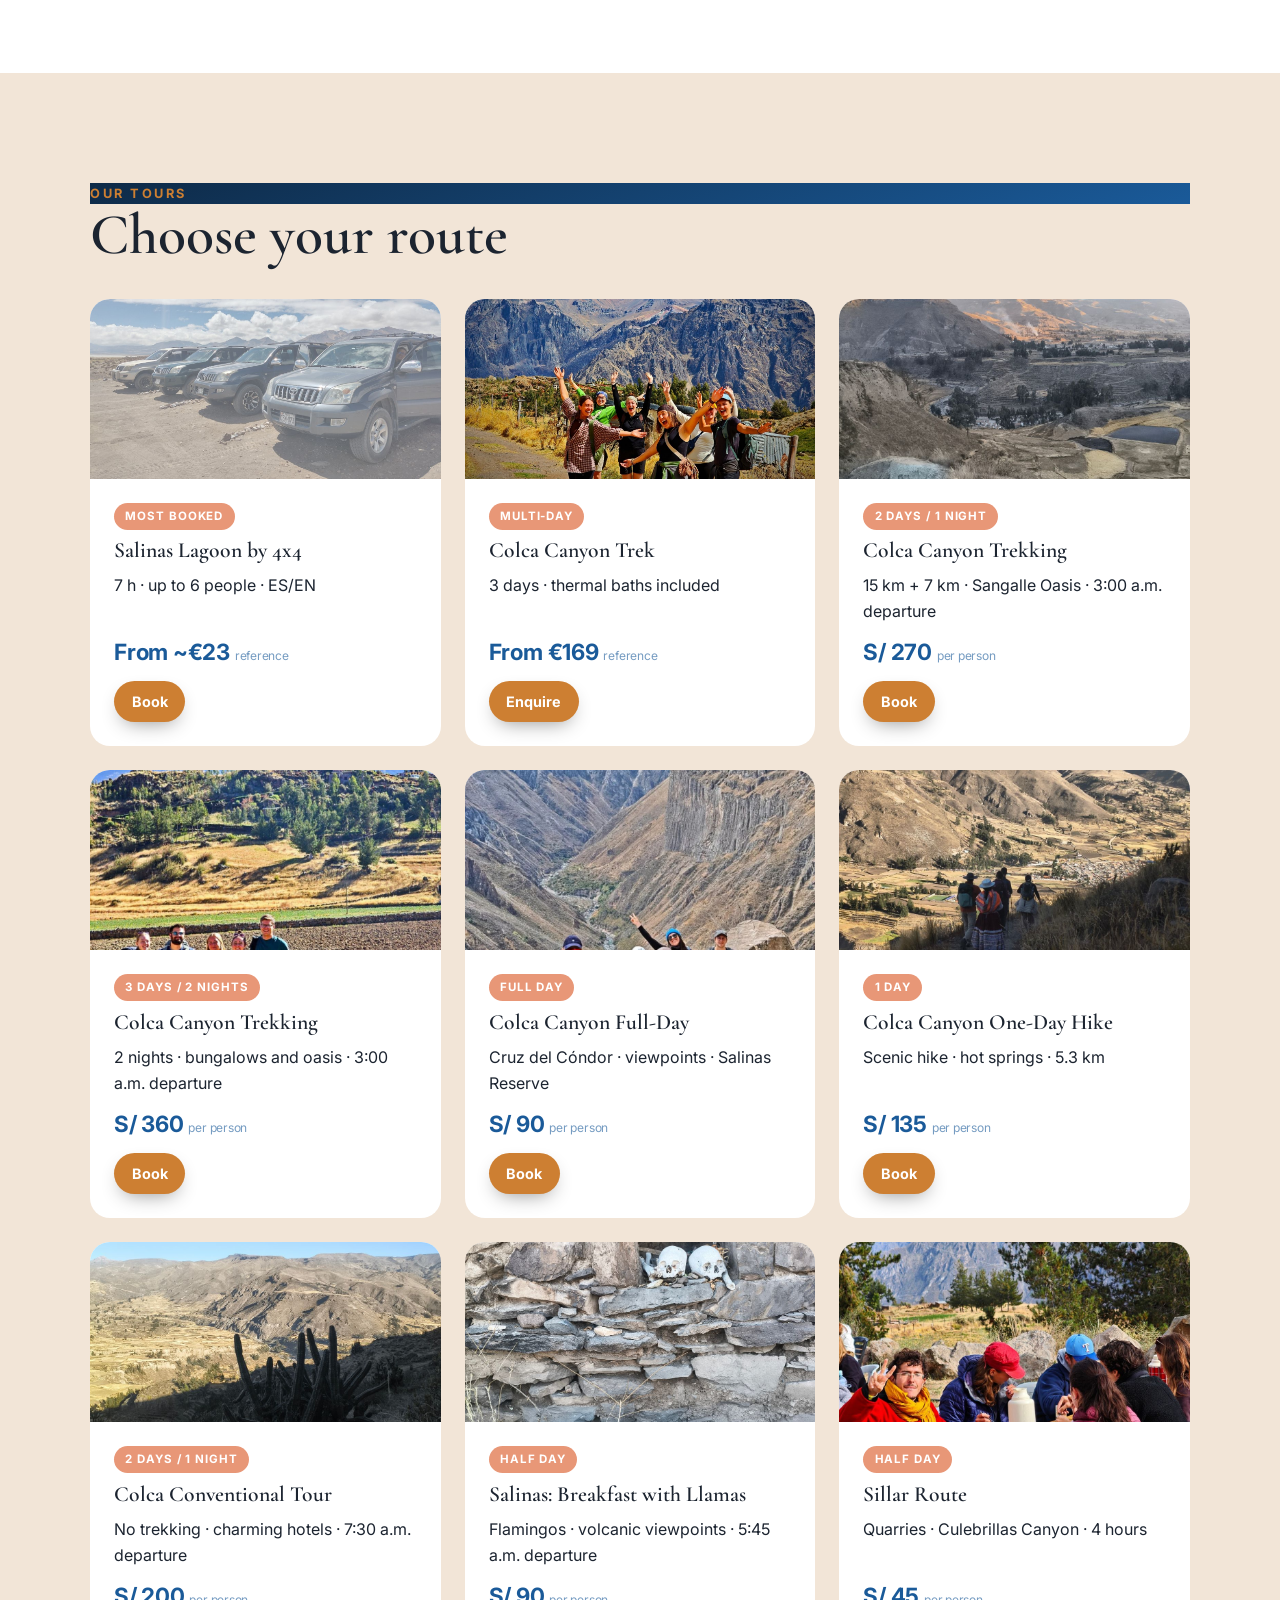
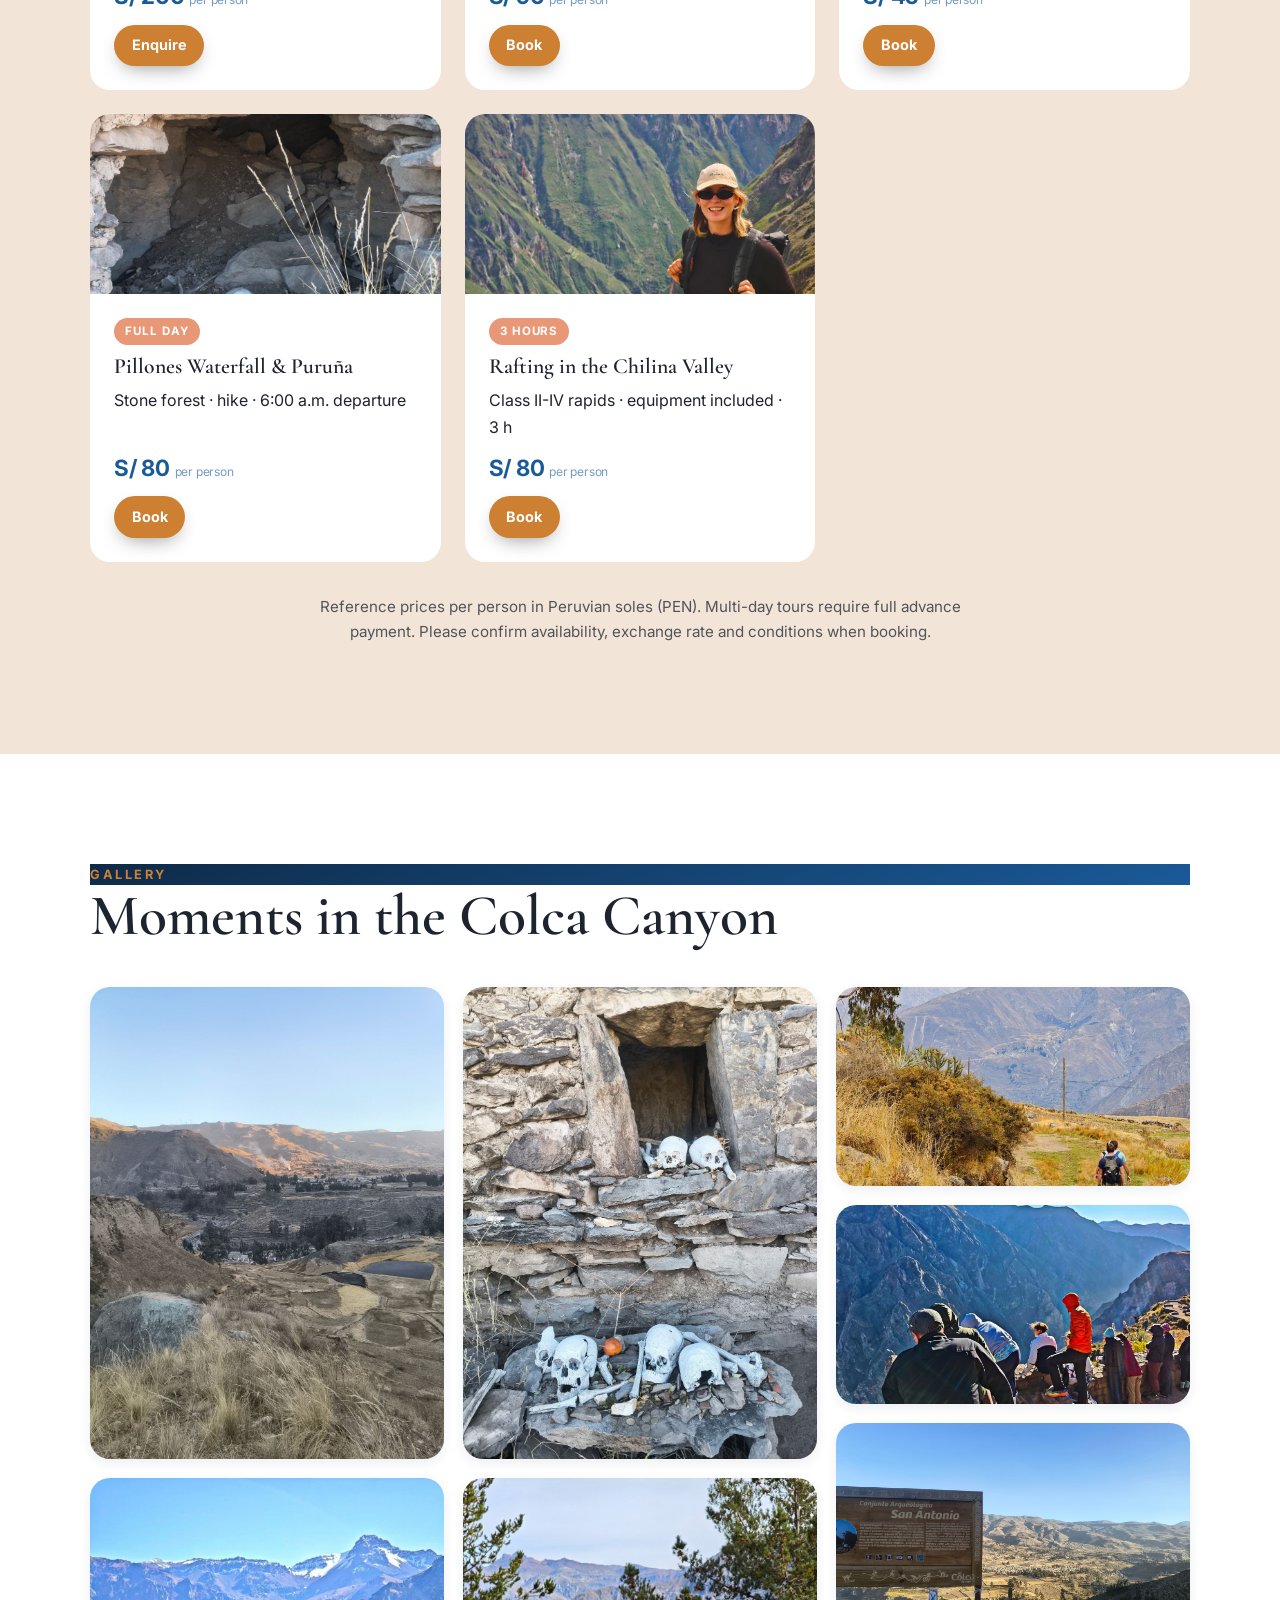
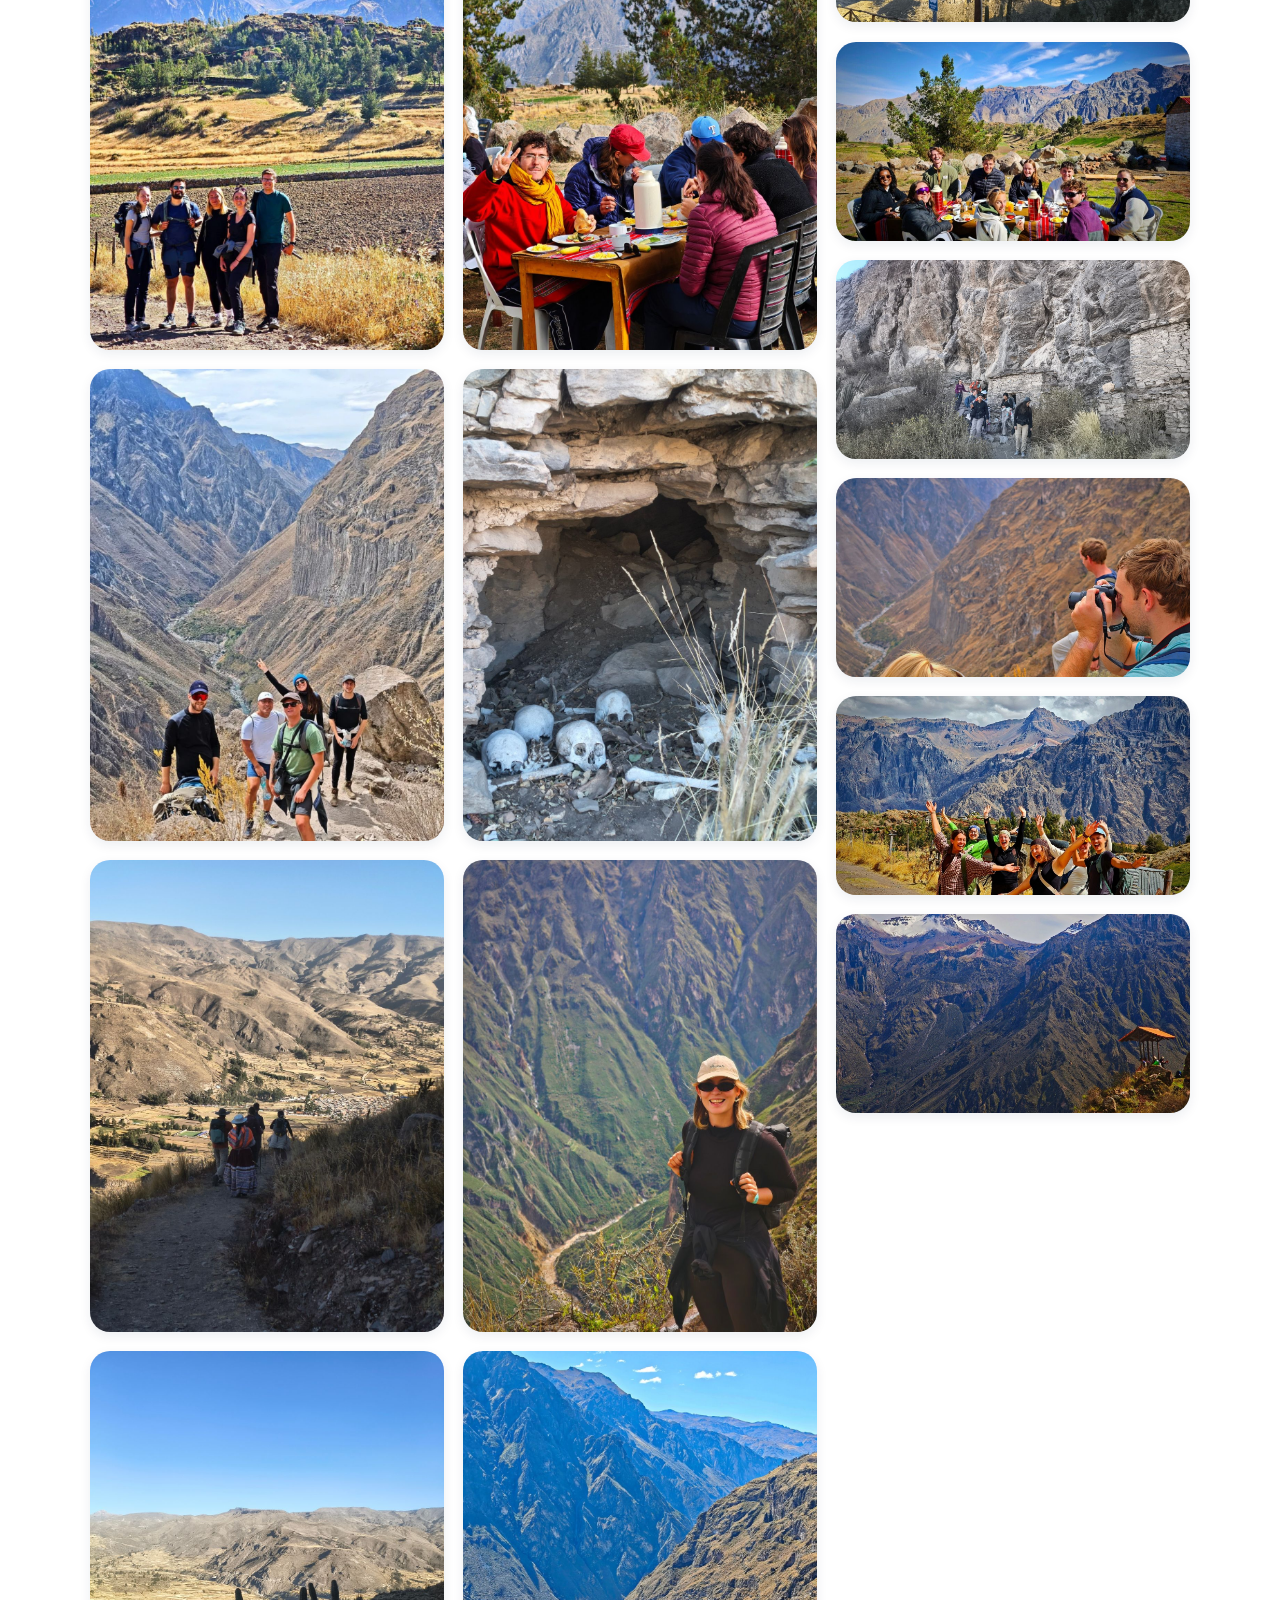
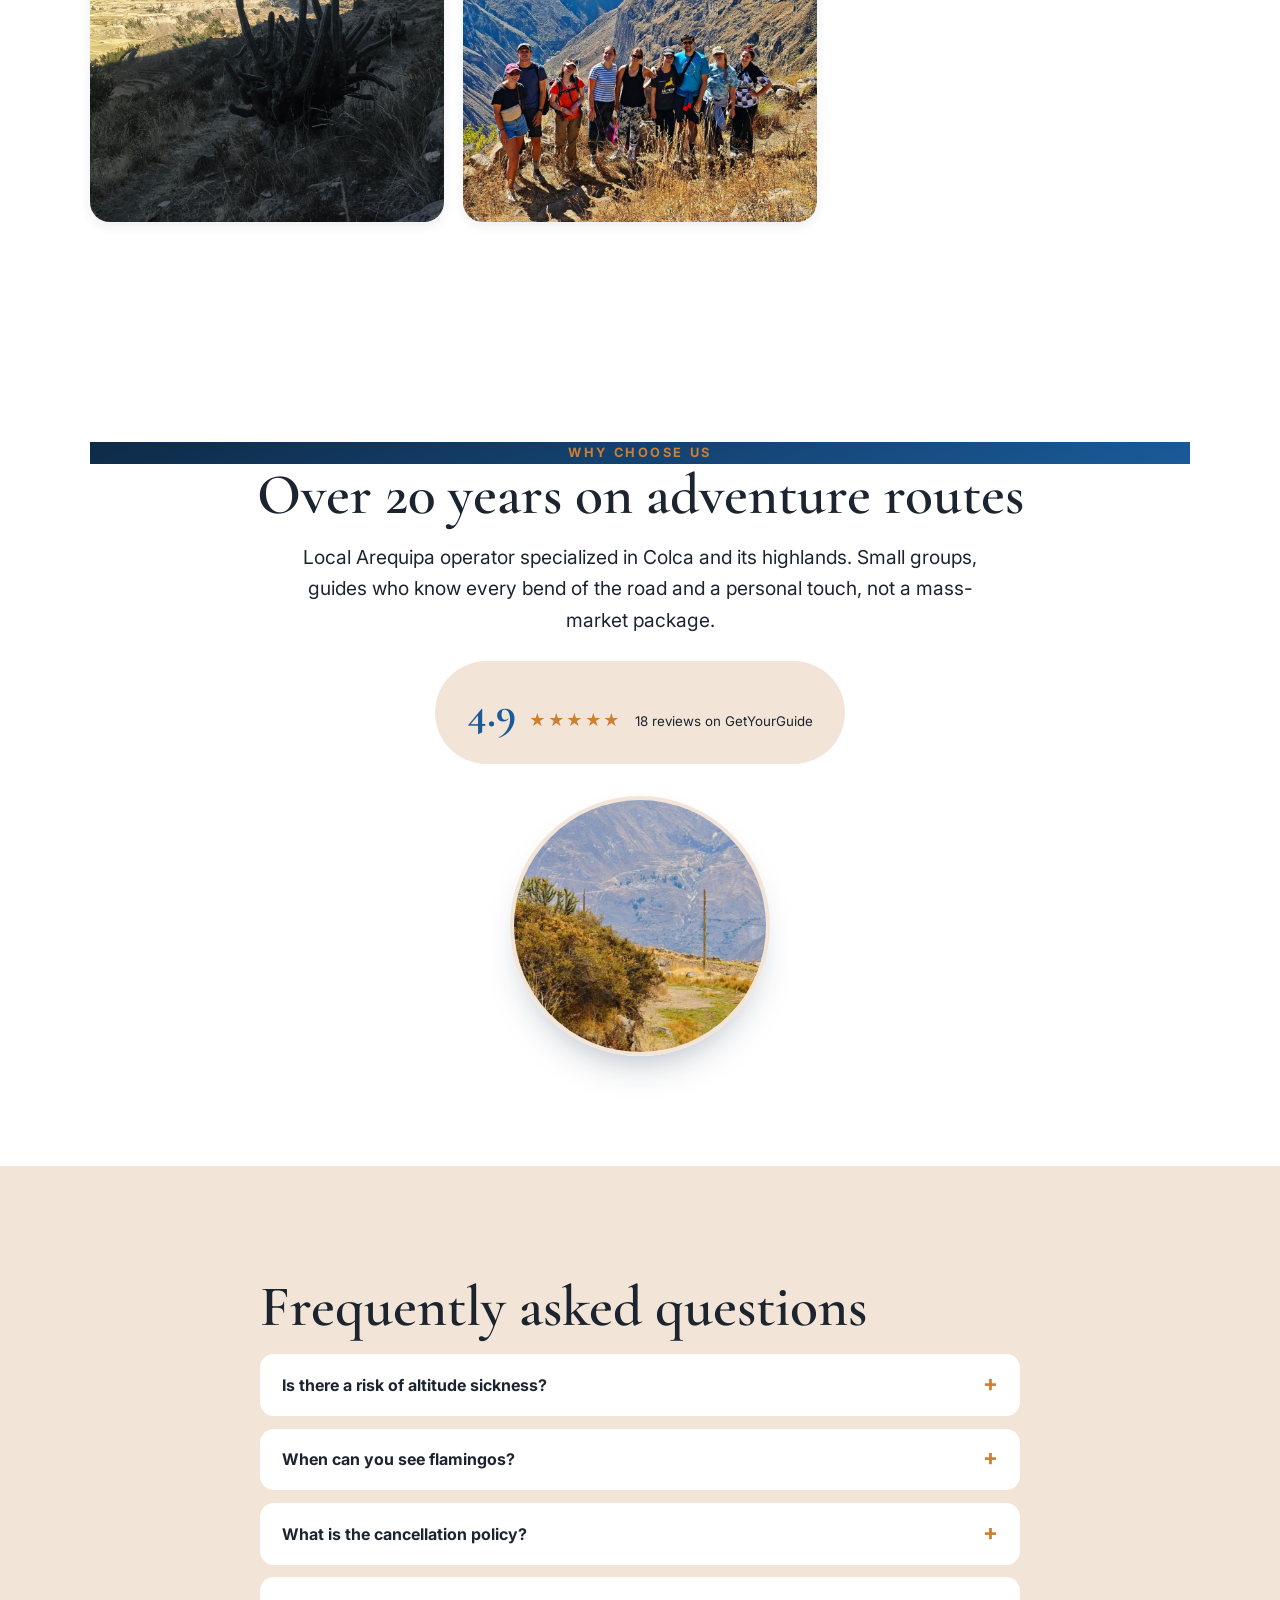
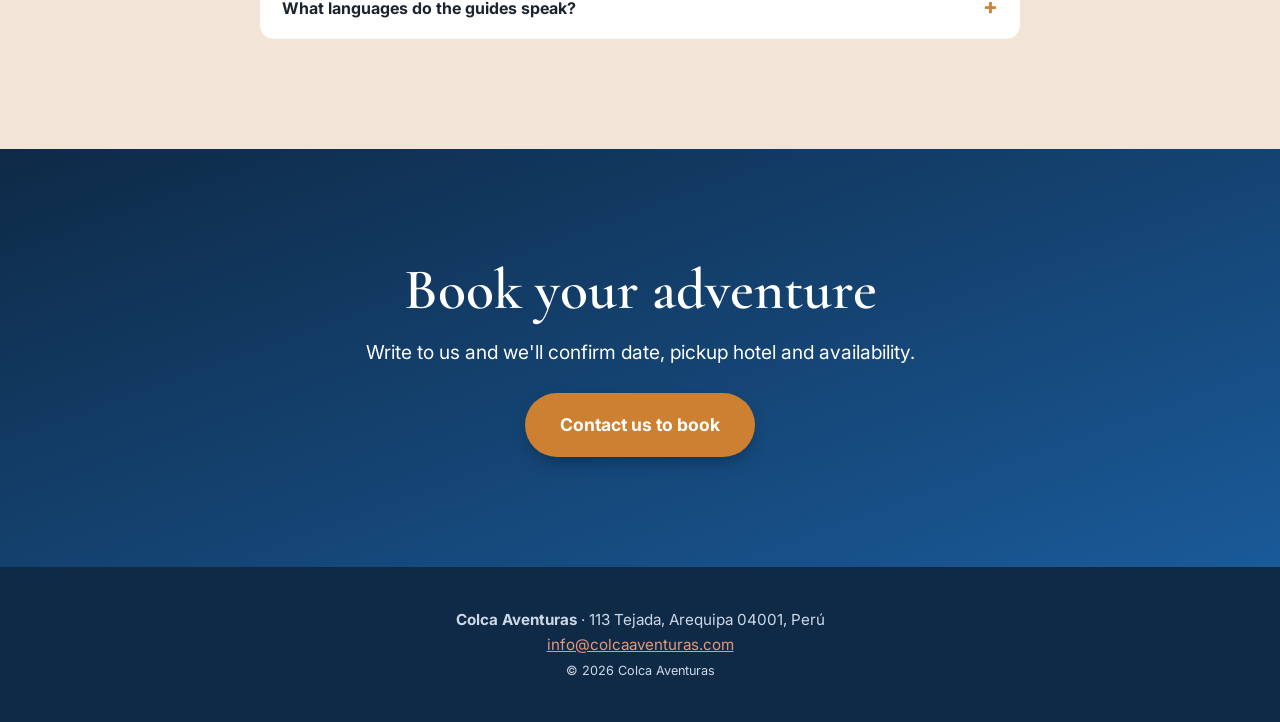
<file: en.html>
<!DOCTYPE html>
<html lang="en" class="no-js">
<head>
<meta charset="utf-8">
<meta name="viewport" content="width=device-width, initial-scale=1">
<title>Salinas Lagoon 4x4 Tour – Book with Colca Aventuras</title>
<meta name="description" content="Explore the Salinas Lagoon in Arequipa on a 4x4 tour. Breakfast with llamas, flamingo watching and volcanic views. Book your adventure now.">
<link rel="canonical" href="https://colcaaventuras.com/en.html">
<link rel="alternate" hreflang="es" href="https://colcaaventuras.com/">
<link rel="alternate" hreflang="en" href="https://colcaaventuras.com/en.html">
<link rel="alternate" hreflang="fr" href="https://colcaaventuras.com/fr.html">
<link rel="alternate" hreflang="de" href="https://colcaaventuras.com/de.html">
<link rel="alternate" hreflang="x-default" href="https://colcaaventuras.com/">
<meta property="og:type" content="website">
<meta property="og:title" content="Salinas Lagoon 4x4 Tour – Colca Aventuras">
<meta property="og:description" content="Breakfast with llamas, flamingos and volcanoes on a small-group 4x4 tour from Arequipa.">
<meta property="og:image" content="https://colcaaventuras.com/assets/colca8.jpg">
<meta property="og:url" content="https://colcaaventuras.com/en.html">
<meta property="og:locale" content="en_US">
<meta name="theme-color" content="#0E2A47">
<link rel="preconnect" href="https://fonts.googleapis.com">
<link rel="preconnect" href="https://fonts.gstatic.com" crossorigin>
<link href="https://fonts.googleapis.com/css2?family=Cormorant+Garamond:ital,wght@0,500;0,600;0,700;1,600&family=Inter:wght@400;500;600;700&display=swap" rel="stylesheet">
<link rel="preload" as="image" href="assets/colca8.jpg">
<link rel="stylesheet" href="styles.css">
<script type="application/ld+json">
{"@context":"https://schema.org","@type":"TouristTrip","name":"Salinas Lagoon 4x4 Tour","description":"7-hour 4x4 excursion from Arequipa to the Salinas Lagoon with breakfast among llamas and flamingo watching.","touristType":"Adventure and nature","itinerary":"Chiguata, Cacahuasi, Salinas Lagoon","provider":{"@type":"TravelAgency","name":"Colca Aventuras","address":{"@type":"PostalAddress","streetAddress":"113 Tejada","addressLocality":"Arequipa","postalCode":"04001","addressCountry":"PE"}},"inLanguage":["es","en","fr","de"],"aggregateRating":{"@type":"AggregateRating","ratingValue":"4.9","reviewCount":"18"}}
</script>
</head>
<body>
<a class="skip" href="#main">Skip to content</a>

<header class="nav" id="nav">
  <a class="logo" href="#inicio" aria-label="Colca Aventuras, home">
    <svg viewBox="0 0 32 32" width="30" height="30" aria-hidden="true"><path d="M2 27 13 7l6 10 3-5 8 15z" fill="currentColor"/><circle cx="24" cy="8" r="3" fill="var(--rose)"/></svg>
    <span>Colca <b>Aventuras</b></span>
  </a>
  <button class="burger" id="burger" type="button" aria-label="Open menu" aria-expanded="false" aria-controls="menu"><span></span><span></span></button>
  <nav id="menu" aria-label="Main">
    <a href="#experiencia">Experience</a>
    <a href="#itinerario">Itinerary</a>
    <a href="#tours">Tours</a>
    <a href="#galeria">Gallery</a>
    <a href="#nosotros">About us</a>
    <a href="#faq">FAQ</a>
    <div class="lang-switcher">
      <button class="lang-btn" type="button" aria-haspopup="true" aria-expanded="false" aria-label="Change language">
        <svg width="16" height="16" viewBox="0 0 24 24" fill="none" stroke="currentColor" stroke-width="2" aria-hidden="true"><circle cx="12" cy="12" r="10"/><path d="M2 12h20M12 2a15 15 0 0 1 0 20 15 15 0 0 1 0-20z"/></svg>
        <span>EN</span>
        <svg class="chevron" width="10" height="10" viewBox="0 0 24 24" fill="none" stroke="currentColor" stroke-width="3" aria-hidden="true"><path d="m6 9 6 6 6-6"/></svg>
      </button>
      <div class="lang-menu" role="menu">
        <a href="index.html" role="menuitem" lang="es">Español</a>
        <a href="en.html" role="menuitem" lang="en" aria-current="true">English</a>
        <a href="fr.html" role="menuitem" lang="fr">Français</a>
        <a href="de.html" role="menuitem" lang="de">Deutsch</a>
      </div>
    </div>
    <a href="#reservas" class="btn btn-sm" data-wa>Book</a>
  </nav>
</header>

<main id="main">
<section class="hero" id="inicio" aria-roledescription="carousel" aria-label="Highlights">
  <div class="slide active" aria-roledescription="slide" aria-label="1 of 2" style="--photo:url('assets/colca8.jpg');--a:#14355c;--b:#CD7F32;--c:#f6c995">
    <div class="copy">
      <p class="eyebrow">Arequipa · 4,300 m altitude</p>
      <h1>Explore Salinas by 4x4</h1>
      <p>Venture into the highlands and discover the <strong>Salinas Lagoon</strong> surrounded by volcanoes.</p>
      <a class="btn" href="#reservas" data-wa>Book Salinas 4x4 Tour</a>
    </div>
  </div>
  <div class="slide" aria-roledescription="slide" aria-label="2 of 2" style="--photo:url('assets/colca9.jpg');--a:#3a2a55;--b:#E89777;--c:#ffd9c7">
    <div class="copy">
      <p class="eyebrow">Salinas and Aguada Blanca National Reserve</p>
      <h2>Flamingos and Andean wildlife</h2>
      <p>Contemplate the iconic pink <strong>flamingos</strong> and wildlife in their natural habitat.</p>
      <a class="btn" href="#reservas" data-wa>Book your Salinas Adventure</a>
    </div>
  </div>
  <div class="controls">
    <button class="arrow" id="prev" type="button" aria-label="Previous slide">‹</button>
    <div class="dots" id="dots"></div>
    <button class="arrow" id="next" type="button" aria-label="Next slide">›</button>
    <button class="arrow" id="pause" type="button" aria-label="Pause carousel">❚❚</button>
  </div>
</section>

<section class="facts" aria-label="Tour facts">
  <div><svg viewBox="0 0 24 24"><circle cx="12" cy="13" r="8"/><path d="M12 8v5l3 2M9 2h6"/></svg><b>7 hours</b><span>6:00 → ~1:00 pm</span></div>
  <div><svg viewBox="0 0 24 24"><path d="M2 20 9 6l4 7 3-4 6 11z"/></svg><b>Up to 4,300 m</b><span>Andean highlands</span></div>
  <div><svg viewBox="0 0 24 24"><circle cx="9" cy="8" r="3"/><path d="M3 20c0-4 3-6 6-6s6 2 6 6M17 11a3 3 0 1 0 0-6"/></svg><b>Max. 6 people</b><span>Small group</span></div>
  <div><svg viewBox="0 0 24 24"><path d="M3 5h12v9H8l-5 4zM17 9h4v10l-4-3h-5"/></svg><b>Spanish · English</b><span>Bilingual guide</span></div>
</section>

<section class="sec" id="experiencia">
  <div class="split">
    <div class="reveal">
      <p class="eyebrow dark">The experience</p>
      <h2>A high-altitude salt flat, without crowds</h2>
      <p>About 60 km from Arequipa, inside the <strong>Salinas and Aguada Blanca National Reserve</strong>, the lagoon transforms with the seasons: a shining salt flat in the dry season and a water mirror with <strong>Andean flamingos</strong> in the rainy season (January–March).</p>
      <p>The Pichu Pichu, Misti and Ubinas volcanoes watch over the landscape, and along the way vicuñas, alpacas, llamas and vizcachas appear. Your 4x4 reaches where large vans cannot.</p>
      <ul class="chips"><li>Breakfast with llamas</li><li>Flamingos</li><li>Vicuñas</li><li>Volcanic viewpoints</li></ul>
    </div>
    <div class="card-art reveal">
      <img src="assets/colca4.jpg" alt="Viewpoint overlooking the Arequipa volcanoes" loading="lazy">
    </div>
  </div>
</section>

<section class="sec dark" id="itinerario">
  <div class="wrap">
    <p class="eyebrow">Itinerary</p>
    <h2>From sunrise to the salt flat</h2>
    <ol class="timeline">
      <li class="reveal"><time>6:00</time><h3>Pickup in Arequipa</h3><p>We leave from your hotel in the 4x4 heading to the highlands.</p></li>
      <li class="reveal"><time>Chiguata · 3,000 m</time><h3>Viewpoint and breakfast</h3><p>View of Misti and Pichu Pichu with traditional breakfast among llamas and alpacas.</p></li>
      <li class="reveal"><time>Cacahuasi · 4,400 m</time><h3>Vicuña viewpoint</h3><p>Plateau panoramas and a gentle 20–30 min walk.</p></li>
      <li class="reveal"><time>Salinas Lagoon</time><h3>Salt flat and flamingos</h3><p>Walk along the shore; depending on the season, reflections or pink flamingos.</p></li>
      <li class="reveal"><time>~1:00 pm</time><h3>Return to Arequipa</h3><p>End of the tour after about 7 hours of adventure.</p></li>
    </ol>
    <div class="itinerary-gallery">
      <figure class="reveal"><img src="assets/colca2.jpg" alt="Hiking on the highlands in Chiguata" loading="lazy"><figcaption>Chiguata</figcaption></figure>
      <figure class="reveal"><img src="assets/colca3.jpg" alt="Traditional breakfast in the mountains" loading="lazy"><figcaption>Breakfast with llamas</figcaption></figure>
      <figure class="reveal"><img src="assets/colca5.jpg" alt="Stone ruins and cacti in Cacahuasi" loading="lazy"><figcaption>Cacahuasi</figcaption></figure>
      <figure class="reveal"><img src="assets/colca6.jpg" alt="Photographing the volcanic landscape" loading="lazy"><figcaption>Volcanic viewpoints</figcaption></figure>
    </div>
  </div>
</section>

<section class="sec">
  <div class="wrap two">
    <div class="box ok reveal"><h3>Included</h3><ul><li>Hotel pickup</li><li>Private 4x4 transport</li><li>Bilingual guide</li><li>Breakfast with llamas</li></ul></div>
    <div class="box no reveal"><h3>Not included</h3><ul><li>Lunch and drinks</li><li>Reserve entrance fee: S/ 10 per person</li><li>Tips</li></ul></div>
  </div>
  <p class="note">We recommend spending at least one night in Arequipa to acclimatize. Bring water, sunscreen and warm clothing.</p>
</section>

<section class="sec sand" id="tours">
  <div class="wrap">
    <p class="eyebrow dark">Our tours</p>
    <h2>Choose your route</h2>
    <div class="grid">

      <!-- Existing card: main tour -->
      <article class="tour reveal">
        <img src="assets/colca8.jpg" alt="4x4 at the Salinas Lagoon" class="tour-img" loading="lazy">
        <div class="tour-content">
          <span class="tag">Most booked</span>
          <h3>Salinas Lagoon by 4x4</h3>
          <p>7 h · up to 6 people · ES/EN</p>
          <p class="price">From ~€23 <small>reference</small></p>
          <a class="btn btn-sm" href="#reservas" data-wa>Book</a>
        </div>
      </article>

      <!-- Existing card: Colca trek (unchanged) -->
      <article class="tour reveal">
        <img src="assets/colca7.jpg" alt="Colca Canyon" class="tour-img" loading="lazy">
        <div class="tour-content">
          <span class="tag">Multi-day</span>
          <h3>Colca Canyon Trek</h3>
          <p>3 days · thermal baths included</p>
          <p class="price">From €169 <small>reference</small></p>
          <a class="btn btn-sm" href="#reservas" data-wa>Enquire</a>
        </div>
      </article>

      <!-- NEW: Colca Canyon Trekking 2D/1N -->
      <article class="tour reveal">
        <img src="assets/colcacanyon1.jpg" alt="2-day Colca Canyon trek" class="tour-img" loading="lazy">
        <div class="tour-content">
          <span class="tag">2 days / 1 night</span>
          <h3>Colca Canyon Trekking</h3>
          <p>15 km + 7 km · Sangalle Oasis · 3:00 a.m. departure</p>
          <p class="price">S/ 270 <small>per person</small></p>
          <a class="btn btn-sm" href="#reservas" data-wa>Book</a>
        </div>
      </article>

      <!-- NEW: Colca Canyon Trekking 3D/2N -->
      <article class="tour reveal">
        <img src="assets/colcacanyon2.jpg" alt="3-day Colca Canyon trek" class="tour-img" loading="lazy">
        <div class="tour-content">
          <span class="tag">3 days / 2 nights</span>
          <h3>Colca Canyon Trekking</h3>
          <p>2 nights · bungalows and oasis · 3:00 a.m. departure</p>
          <p class="price">S/ 360 <small>per person</small></p>
          <a class="btn btn-sm" href="#reservas" data-wa>Book</a>
        </div>
      </article>

      <!-- NEW: Colca Canyon Full-Day -->
      <article class="tour reveal">
        <img src="assets/colcacanyon3.jpg" alt="Colca Canyon full-day tour" class="tour-img" loading="lazy">
        <div class="tour-content">
          <span class="tag">Full day</span>
          <h3>Colca Canyon Full-Day</h3>
          <p>Cruz del Cóndor · viewpoints · Salinas Reserve</p>
          <p class="price">S/ 90 <small>per person</small></p>
          <a class="btn btn-sm" href="#reservas" data-wa>Book</a>
        </div>
      </article>

      <!-- NEW: Colca Canyon One-Day Hike -->
      <article class="tour reveal">
        <img src="assets/colcacanyon4.jpg" alt="One-day hike in Colca Canyon" class="tour-img" loading="lazy">
        <div class="tour-content">
          <span class="tag">1 day</span>
          <h3>Colca Canyon One-Day Hike</h3>
          <p>Scenic hike · hot springs · 5.3 km</p>
          <p class="price">S/ 135 <small>per person</small></p>
          <a class="btn btn-sm" href="#reservas" data-wa>Book</a>
        </div>
      </article>

      <!-- NEW: Colca Conventional 2D/1N -->
      <article class="tour reveal">
        <img src="assets/colcacanyon5.jpg" alt="2-day conventional Colca tour" class="tour-img" loading="lazy">
        <div class="tour-content">
          <span class="tag">2 days / 1 night</span>
          <h3>Colca Conventional Tour</h3>
          <p>No trekking · charming hotels · 7:30 a.m. departure</p>
          <p class="price">S/ 200 <small>per person</small></p>
          <a class="btn btn-sm" href="#reservas" data-wa>Enquire</a>
        </div>
      </article>

      <!-- NEW: Salinas Breakfast with Llamas -->
      <article class="tour reveal">
        <img src="assets/colcacanyon6.jpg" alt="Breakfast with llamas and alpacas in Salinas" class="tour-img" loading="lazy">
        <div class="tour-content">
          <span class="tag">Half day</span>
          <h3>Salinas: Breakfast with Llamas</h3>
          <p>Flamingos · volcanic viewpoints · 5:45 a.m. departure</p>
          <p class="price">S/ 90 <small>per person</small></p>
          <a class="btn btn-sm" href="#reservas" data-wa>Book</a>
        </div>
      </article>

      <!-- NEW: Sillar Route -->
      <article class="tour reveal">
        <img src="assets/colcacanyon7.jpg" alt="Sillar Route in Arequipa" class="tour-img" loading="lazy">
        <div class="tour-content">
          <span class="tag">Half day</span>
          <h3>Sillar Route</h3>
          <p>Quarries · Culebrillas Canyon · 4 hours</p>
          <p class="price">S/ 45 <small>per person</small></p>
          <a class="btn btn-sm" href="#reservas" data-wa>Book</a>
        </div>
      </article>

      <!-- NEW: Pillones Waterfall -->
      <article class="tour reveal">
        <img src="assets/colcacanyon8.jpg" alt="Pillones waterfall and Puruña stone forest" class="tour-img" loading="lazy">
        <div class="tour-content">
          <span class="tag">Full day</span>
          <h3>Pillones Waterfall &amp; Puruña</h3>
          <p>Stone forest · hike · 6:00 a.m. departure</p>
          <p class="price">S/ 80 <small>per person</small></p>
          <a class="btn btn-sm" href="#reservas" data-wa>Book</a>
        </div>
      </article>

      <!-- NEW: Rafting Chilina -->
      <article class="tour reveal">
        <img src="assets/colcacanyon9.jpg" alt="Rafting in the Chilina Valley, Arequipa" class="tour-img" loading="lazy">
        <div class="tour-content">
          <span class="tag">3 hours</span>
          <h3>Rafting in the Chilina Valley</h3>
          <p>Class II-IV rapids · equipment included · 3 h</p>
          <p class="price">S/ 80 <small>per person</small></p>
          <a class="btn btn-sm" href="#reservas" data-wa>Book</a>
        </div>
      </article>

    </div>
    <p class="note">Reference prices per person in Peruvian soles (PEN). Multi-day tours require full advance payment. Please confirm availability, exchange rate and conditions when booking.</p>
  </div>
</section>

<section class="sec" id="galeria">
  <div class="wrap">
    <p class="eyebrow dark">Gallery</p>
    <h2>Moments in the Colca Canyon</h2>
    <div class="masonry-gallery">
      <img src="assets/colcacanyon1.jpg" alt="Colca Canyon landscape 1" loading="lazy">
      <img src="assets/colcacanyon2.jpg" alt="Colca Canyon landscape 2" loading="lazy">
      <img src="assets/colcacanyon3.jpg" alt="Colca Canyon landscape 3" loading="lazy">
      <img src="assets/colcacanyon4.jpg" alt="Colca Canyon landscape 4" loading="lazy">
      <img src="assets/colcacanyon5.jpg" alt="Colca Canyon landscape 5" loading="lazy">
      <img src="assets/colcacanyon6.jpg" alt="Colca Canyon landscape 6" loading="lazy">
      <img src="assets/colcacanyon7.jpg" alt="Colca Canyon landscape 7" loading="lazy">
      <img src="assets/colcacanyon8.jpg" alt="Colca Canyon landscape 8" loading="lazy">
      <img src="assets/colcacanyon9.jpg" alt="Colca Canyon landscape 9" loading="lazy">
      <img src="assets/colcacanyon10.jpg" alt="Colca Canyon landscape 10" loading="lazy">
      <img src="assets/colcacanyon11.jpg" alt="Colca Canyon landscape 11" loading="lazy">
      <img src="assets/colcacanyon12.jpg" alt="Colca Canyon landscape 12" loading="lazy">
      <img src="assets/colcacanyon13.jpg" alt="Colca Canyon landscape 13" loading="lazy">
      <img src="assets/colcacanyon14.jpg" alt="Colca Canyon landscape 14" loading="lazy">
      <img src="assets/colcacanyon15.jpg" alt="Colca Canyon landscape 15" loading="lazy">
      <img src="assets/colcacanyon16.jpg" alt="Colca Canyon landscape 16" loading="lazy">
      <img src="assets/colcacanyon17.jpg" alt="Colca Canyon landscape 17" loading="lazy">
      <img src="assets/colcacanyon18.jpg" alt="Colca Canyon landscape 18" loading="lazy">
    </div>
  </div>
</section>

<section class="sec" id="nosotros">
  <div class="wrap center reveal">
    <p class="eyebrow dark">Why choose us</p>
    <h2>Over 20 years on adventure routes</h2>
    <p class="lead">Local Arequipa operator specialized in Colca and its highlands. Small groups, guides who know every bend of the road and a personal touch, not a mass-market package.</p>
    <div class="rating"><b>4.9</b><span>★★★★★</span><small>18 reviews on GetYourGuide</small></div>
    <img src="assets/colca1.jpg" alt="Group of happy travelers in Colca Canyon" class="team-img" loading="lazy">
  </div>
</section>

<section class="sec sand" id="faq">
  <div class="wrap narrow">
    <h2>Frequently asked questions</h2>
    <details><summary>Is there a risk of altitude sickness?</summary><p>The lagoon is above 4,000 m. Acclimatize with one night in Arequipa, drink water and move slowly.</p></details>
    <details><summary>When can you see flamingos?</summary><p>There is more water and more flamingos between January and March; in the dry season the lagoon is a shining salt flat.</p></details>
    <details><summary>What is the cancellation policy?</summary><p>It is confirmed when booking with the operator.</p></details>
    <details><summary>What languages do the guides speak?</summary><p>Spanish and English.</p></details>
  </div>
</section>

<section class="sec dark" id="reservas">
  <div class="wrap center">
    <h2>Book your adventure</h2>
    <p class="lead">Write to us and we'll confirm date, pickup hotel and availability.</p>
    <a class="btn btn-lg" href="mailto:info@colcaaventuras.com" data-wa>Contact us to book</a>
  </div>
</section>
</main>

<footer>
  <p><b>Colca Aventuras</b> · 113 Tejada, Arequipa 04001, Perú</p>
  <p><a href="mailto:info@colcaaventuras.com">info@colcaaventuras.com</a></p>
  <p><small>© 2026 Colca Aventuras</small></p>
</footer>
<script>document.documentElement.classList.remove("no-js")</script>
<script src="script.js"></script>
</body>
</html>
</file>
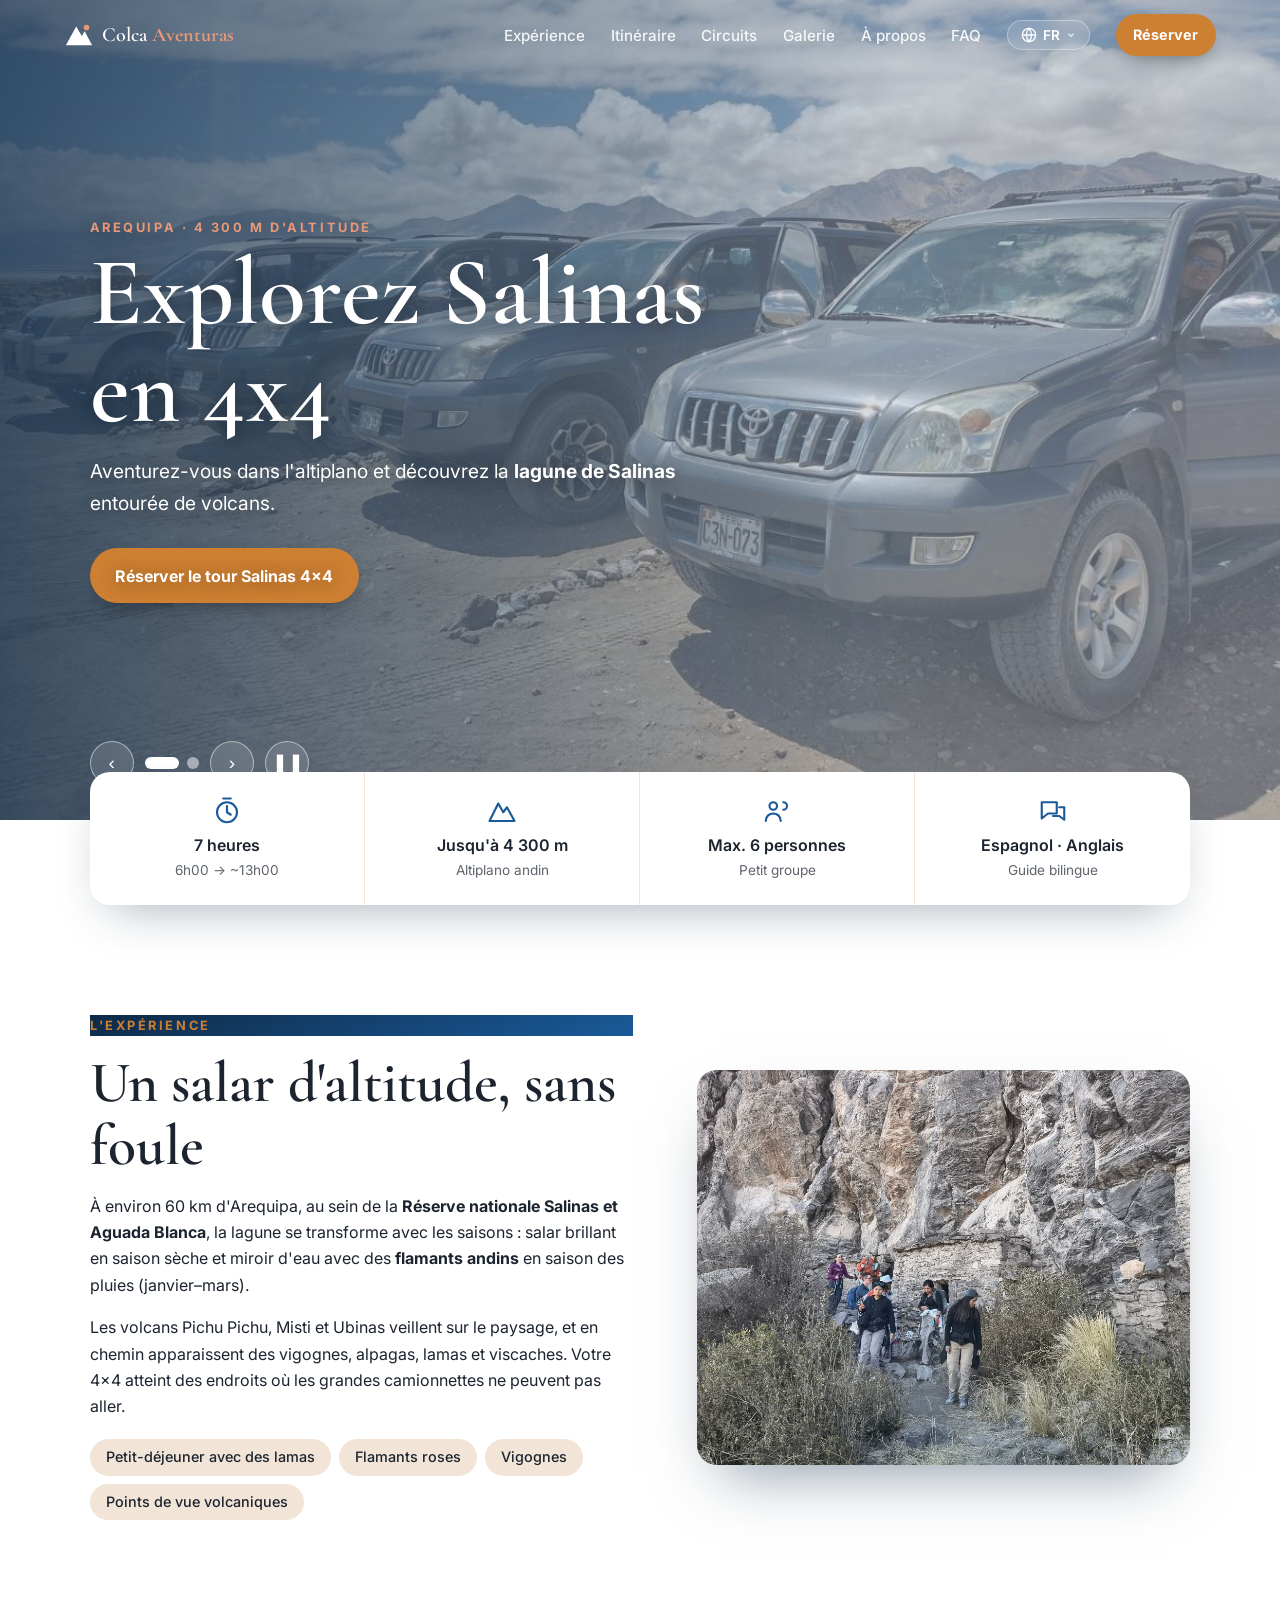
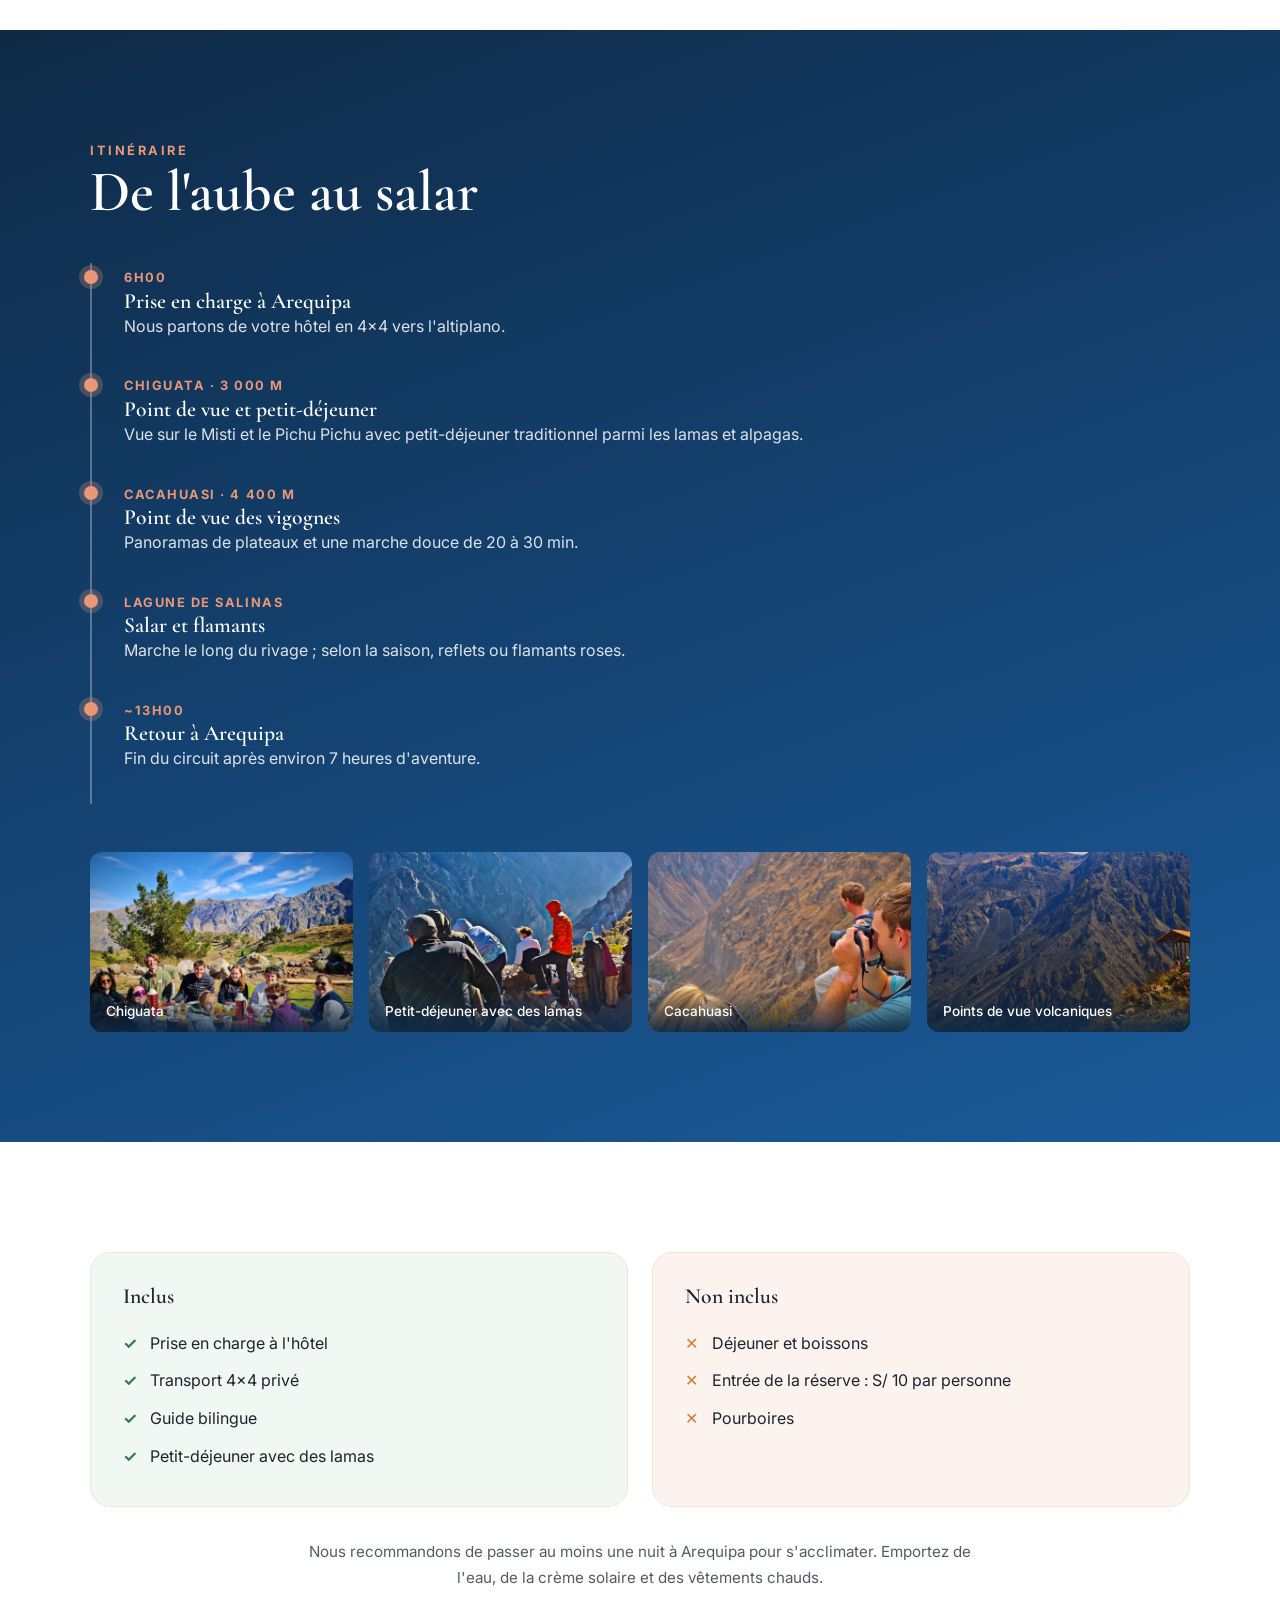
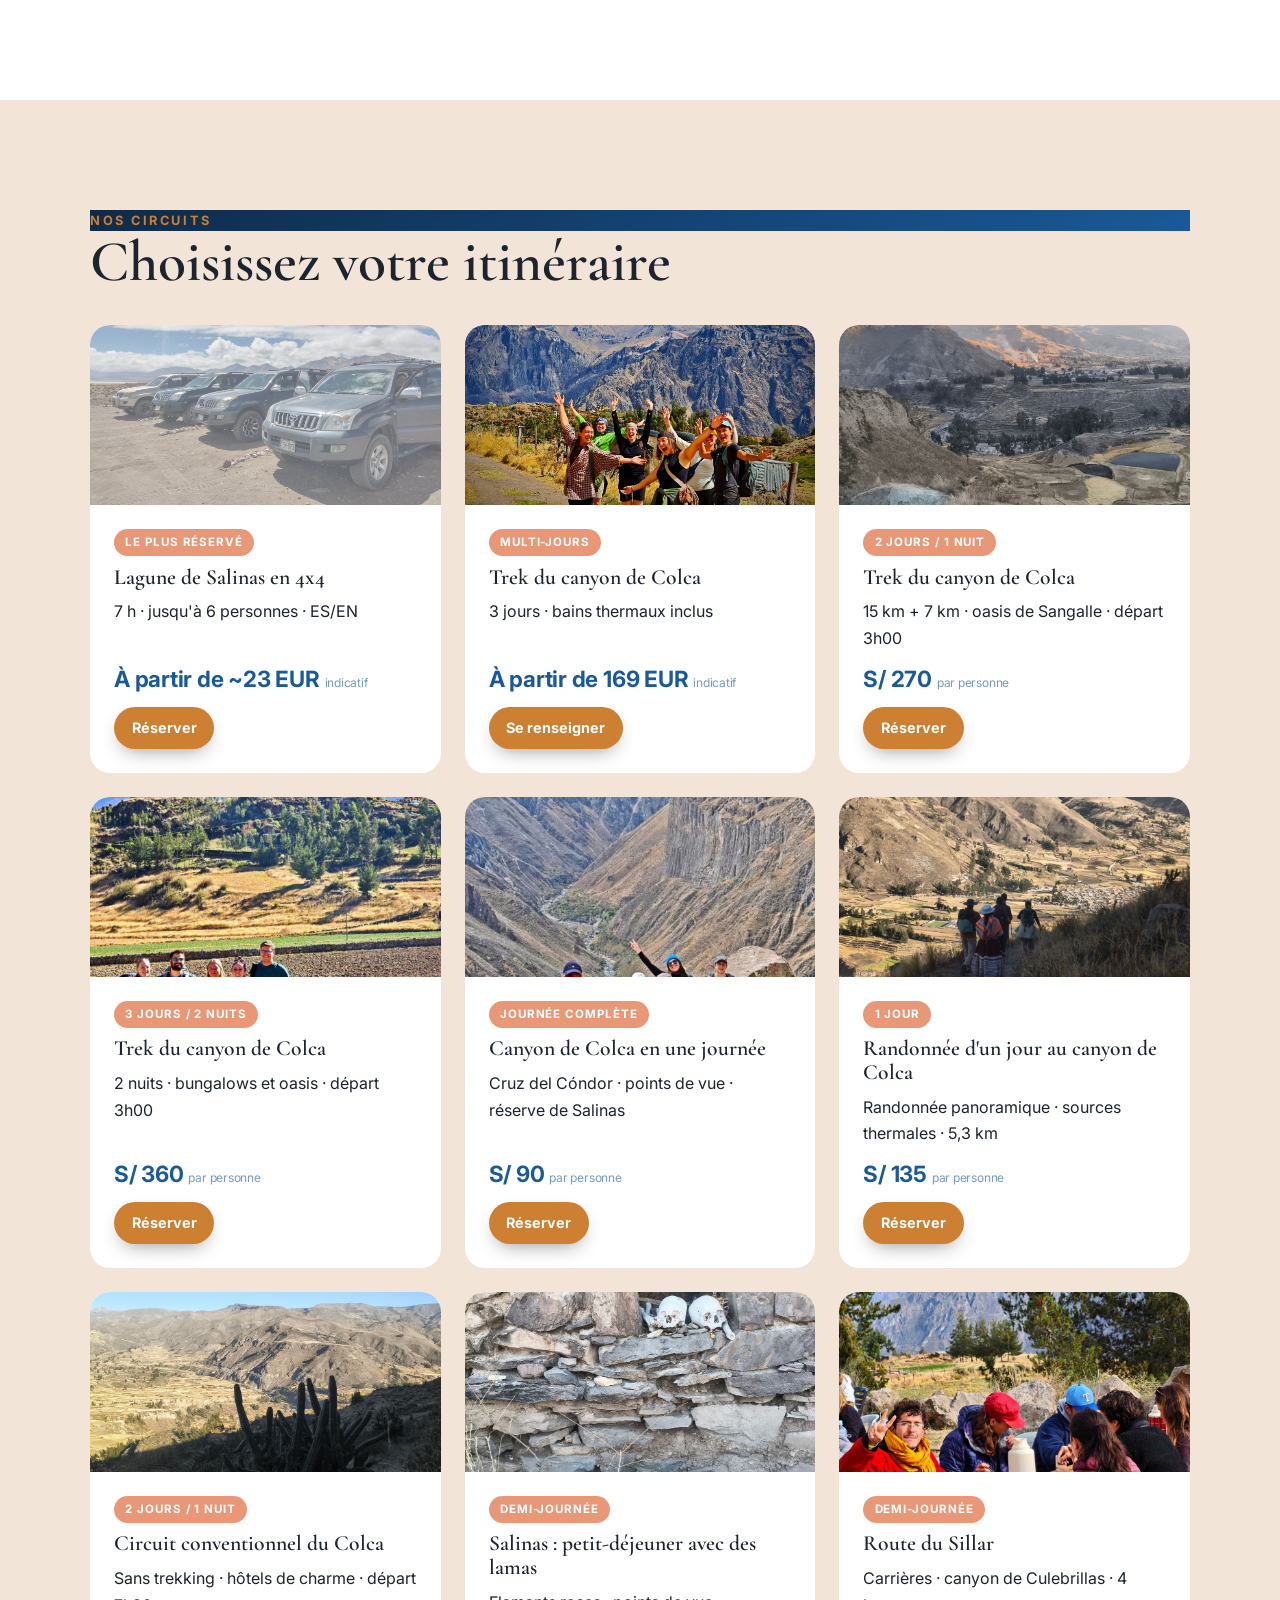
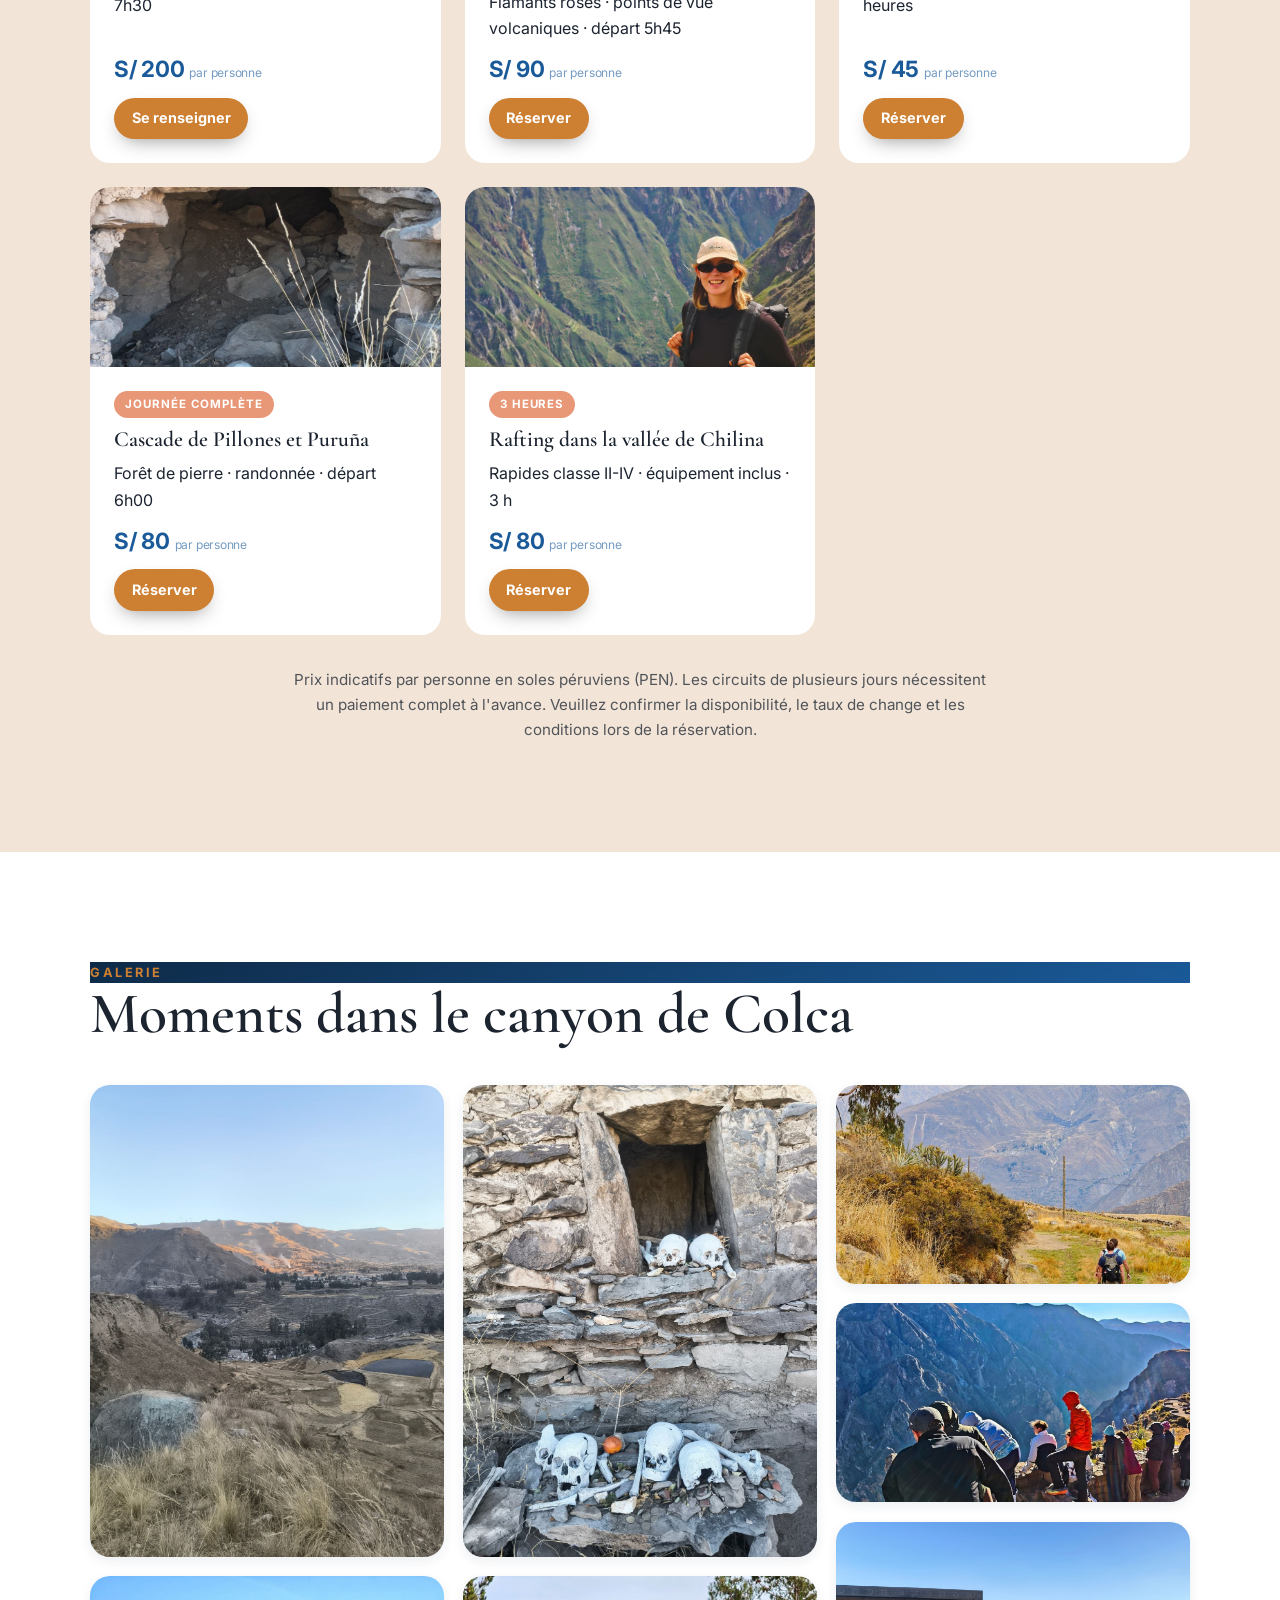
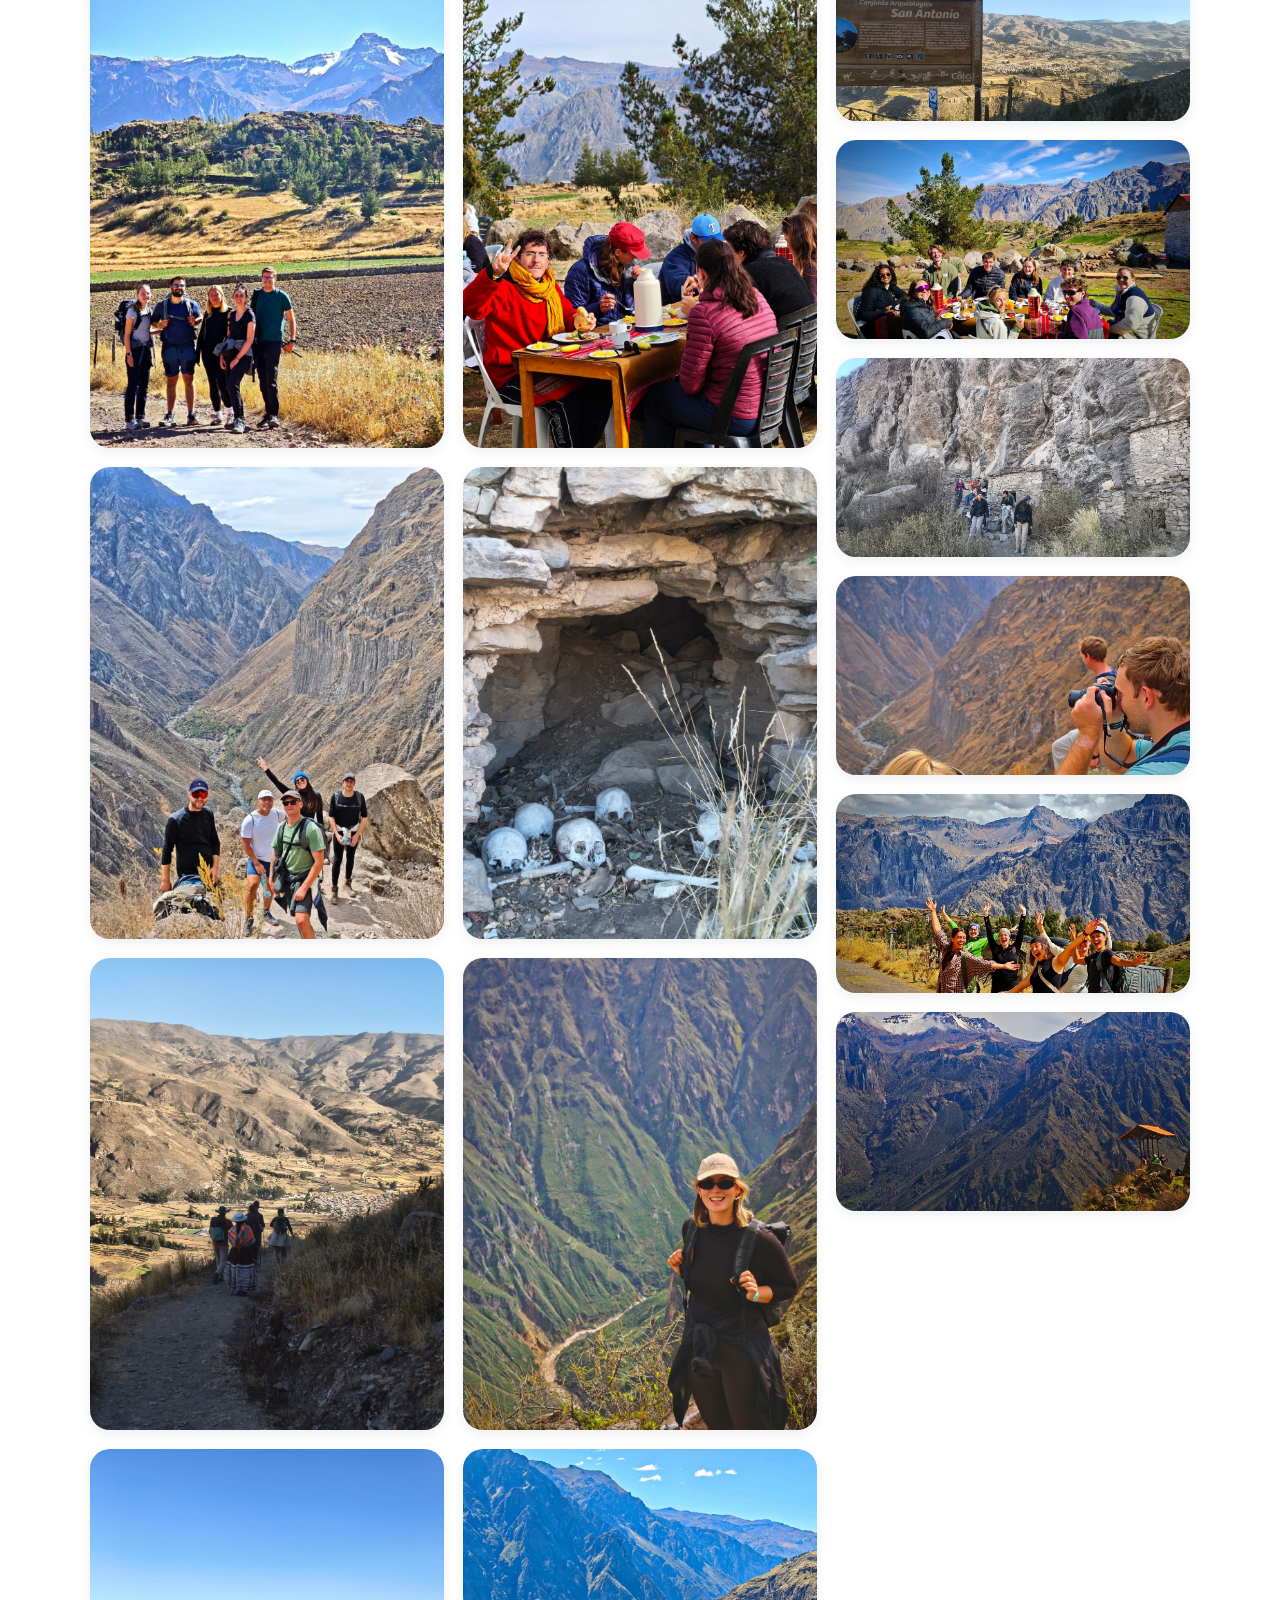
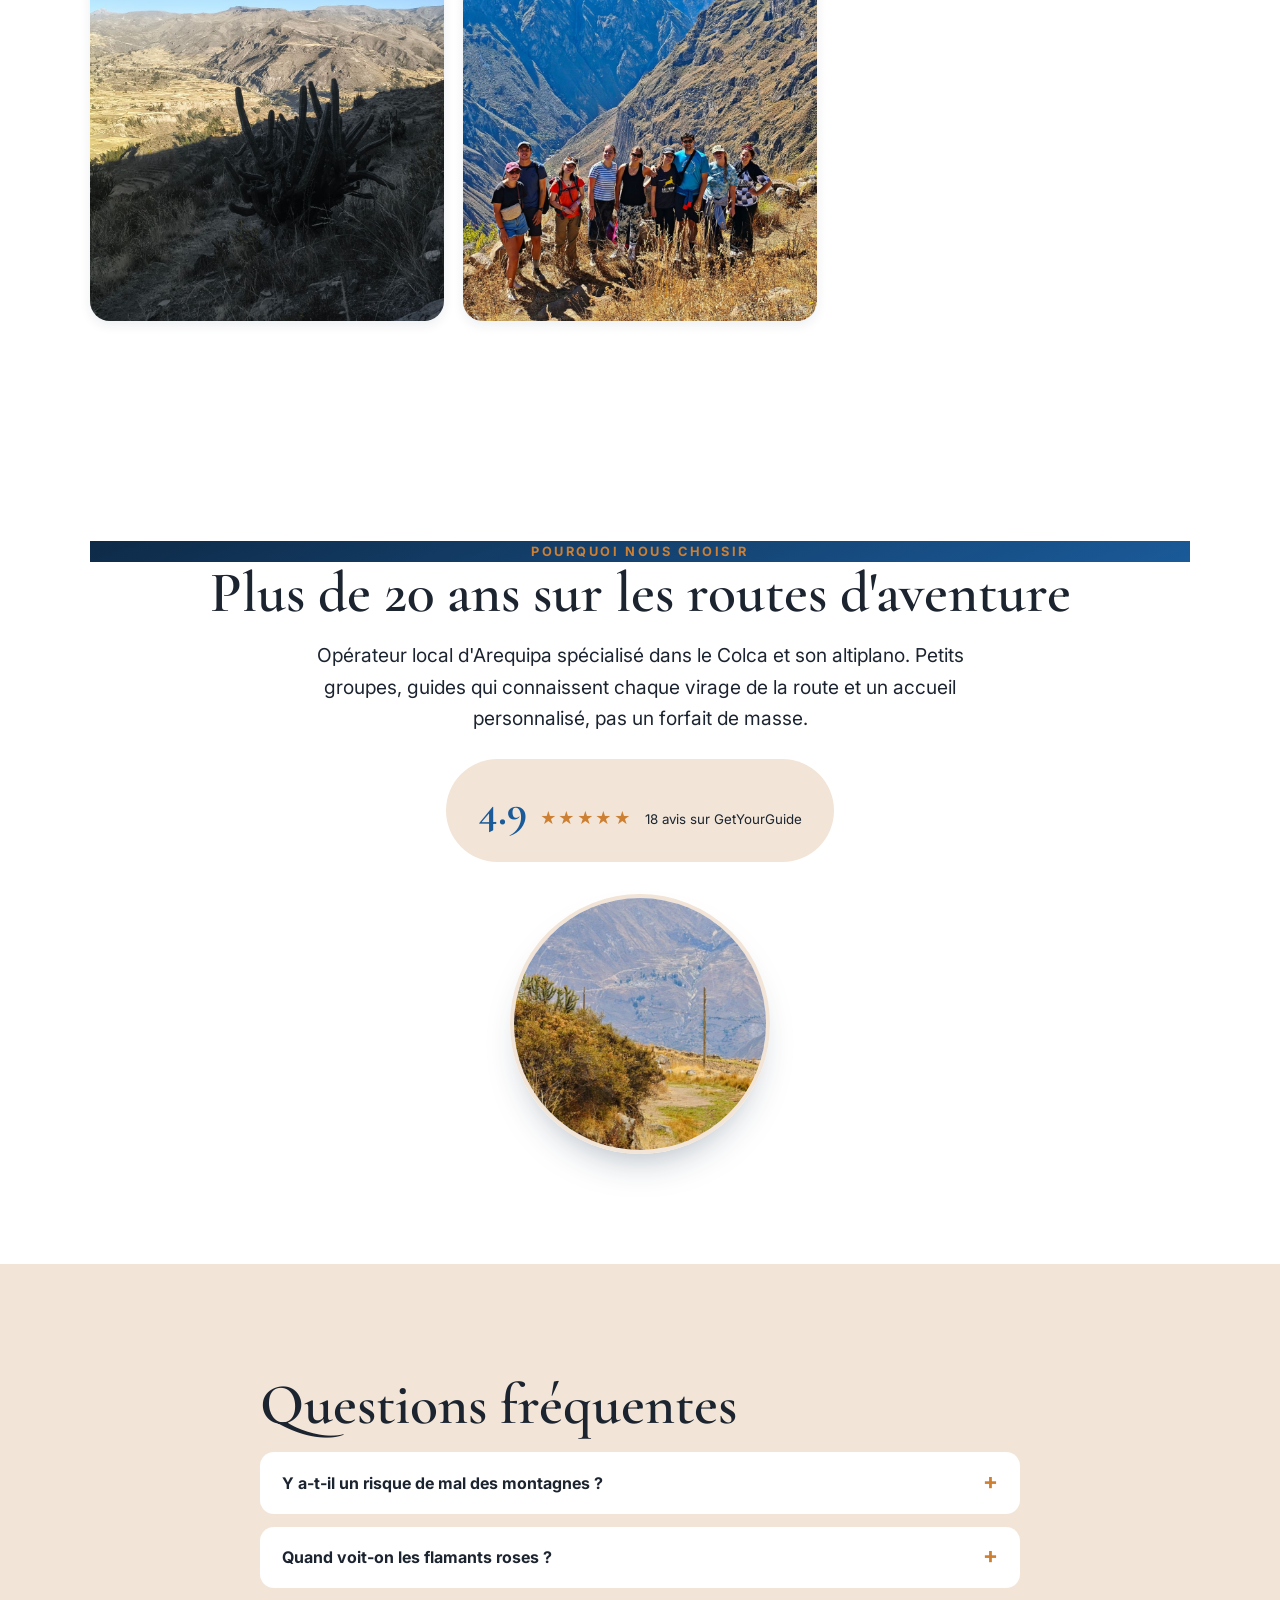
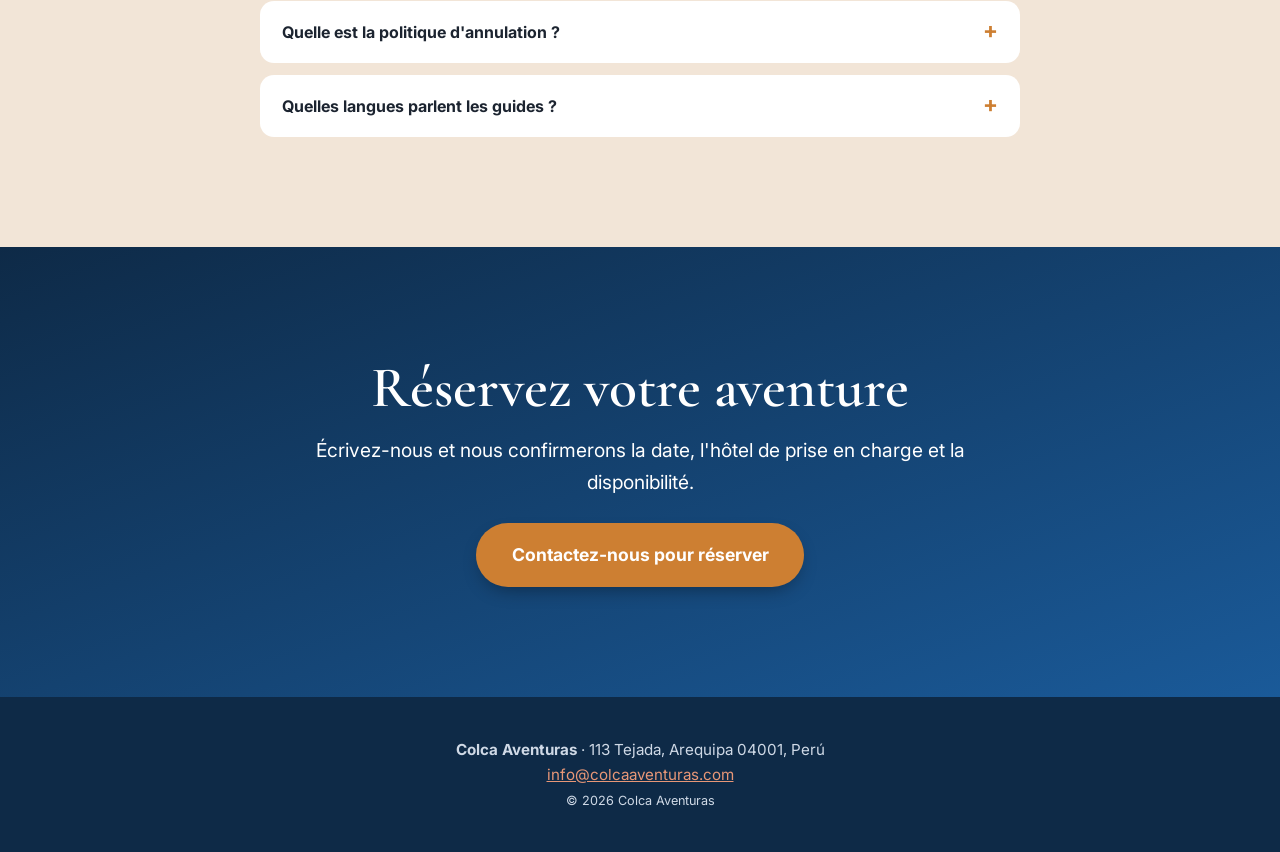
<file: fr.html>
<!DOCTYPE html>
<html lang="fr" class="no-js">
<head>
<meta charset="utf-8">
<meta name="viewport" content="width=device-width, initial-scale=1">
<title>Tour Lagune de Salinas en 4x4 – Réservez avec Colca Aventuras</title>
<meta name="description" content="Explorez la lagune de Salinas à Arequipa lors d'un tour en 4x4. Petit-déjeuner avec des lamas, observation des flamants roses et vues volcaniques. Réservez votre aventure maintenant.">
<link rel="canonical" href="https://colcaaventuras.com/fr.html">
<link rel="alternate" hreflang="es" href="https://colcaaventuras.com/">
<link rel="alternate" hreflang="en" href="https://colcaaventuras.com/en.html">
<link rel="alternate" hreflang="fr" href="https://colcaaventuras.com/fr.html">
<link rel="alternate" hreflang="de" href="https://colcaaventuras.com/de.html">
<link rel="alternate" hreflang="x-default" href="https://colcaaventuras.com/">
<meta property="og:type" content="website">
<meta property="og:title" content="Tour Lagune de Salinas en 4x4 – Colca Aventuras">
<meta property="og:description" content="Petit-déjeuner avec des lamas, flamants roses et volcans lors d'un tour en 4x4 en petit groupe au départ d'Arequipa.">
<meta property="og:image" content="https://colcaaventuras.com/assets/colca8.jpg">
<meta property="og:url" content="https://colcaaventuras.com/fr.html">
<meta property="og:locale" content="fr_FR">
<meta name="theme-color" content="#0E2A47">
<link rel="preconnect" href="https://fonts.googleapis.com">
<link rel="preconnect" href="https://fonts.gstatic.com" crossorigin>
<link href="https://fonts.googleapis.com/css2?family=Cormorant+Garamond:ital,wght@0,500;0,600;0,700;1,600&family=Inter:wght@400;500;600;700&display=swap" rel="stylesheet">
<link rel="preload" as="image" href="assets/colca8.jpg">
<link rel="stylesheet" href="styles.css">
<script type="application/ld+json">
{"@context":"https://schema.org","@type":"TouristTrip","name":"Tour Lagune de Salinas en 4x4","description":"Excursion de 7 heures en 4x4 au départ d'Arequipa vers la lagune de Salinas avec petit-déjeuner parmi les lamas et observation des flamants roses.","touristType":"Aventure et nature","itinerary":"Chiguata, Cacahuasi, Lagune de Salinas","provider":{"@type":"TravelAgency","name":"Colca Aventuras","address":{"@type":"PostalAddress","streetAddress":"113 Tejada","addressLocality":"Arequipa","postalCode":"04001","addressCountry":"PE"}},"inLanguage":["es","en","fr","de"],"aggregateRating":{"@type":"AggregateRating","ratingValue":"4.9","reviewCount":"18"}}
</script>
</head>
<body>
<a class="skip" href="#main">Aller au contenu</a>

<header class="nav" id="nav">
  <a class="logo" href="#inicio" aria-label="Colca Aventuras, accueil">
    <svg viewBox="0 0 32 32" width="30" height="30" aria-hidden="true"><path d="M2 27 13 7l6 10 3-5 8 15z" fill="currentColor"/><circle cx="24" cy="8" r="3" fill="var(--rose)"/></svg>
    <span>Colca <b>Aventuras</b></span>
  </a>
  <button class="burger" id="burger" type="button" aria-label="Ouvrir le menu" aria-expanded="false" aria-controls="menu"><span></span><span></span></button>
  <nav id="menu" aria-label="Navigation principale">
    <a href="#experiencia">Expérience</a>
    <a href="#itinerario">Itinéraire</a>
    <a href="#tours">Circuits</a>
    <a href="#galeria">Galerie</a>
    <a href="#nosotros">À propos</a>
    <a href="#faq">FAQ</a>
    <div class="lang-switcher">
      <button class="lang-btn" type="button" aria-haspopup="true" aria-expanded="false" aria-label="Changer de langue">
        <svg width="16" height="16" viewBox="0 0 24 24" fill="none" stroke="currentColor" stroke-width="2" aria-hidden="true"><circle cx="12" cy="12" r="10"/><path d="M2 12h20M12 2a15 15 0 0 1 0 20 15 15 0 0 1 0-20z"/></svg>
        <span>FR</span>
        <svg class="chevron" width="10" height="10" viewBox="0 0 24 24" fill="none" stroke="currentColor" stroke-width="3" aria-hidden="true"><path d="m6 9 6 6 6-6"/></svg>
      </button>
      <div class="lang-menu" role="menu">
        <a href="index.html" role="menuitem" lang="es">Español</a>
        <a href="en.html" role="menuitem" lang="en">English</a>
        <a href="fr.html" role="menuitem" lang="fr" aria-current="true">Français</a>
        <a href="de.html" role="menuitem" lang="de">Deutsch</a>
      </div>
    </div>
    <a href="#reservas" class="btn btn-sm" data-wa>Réserver</a>
  </nav>
</header>

<main id="main">
<section class="hero" id="inicio" aria-roledescription="carrousel" aria-label="Points forts">
  <div class="slide active" aria-roledescription="diapositive" aria-label="1 sur 2" style="--photo:url('assets/colca8.jpg');--a:#14355c;--b:#CD7F32;--c:#f6c995">
    <div class="copy">
      <p class="eyebrow">Arequipa · 4 300 m d'altitude</p>
      <h1>Explorez Salinas en 4x4</h1>
      <p>Aventurez-vous dans l'altiplano et découvrez la <strong>lagune de Salinas</strong> entourée de volcans.</p>
      <a class="btn" href="#reservas" data-wa>Réserver le tour Salinas 4x4</a>
    </div>
  </div>
  <div class="slide" aria-roledescription="diapositive" aria-label="2 sur 2" style="--photo:url('assets/colca9.jpg');--a:#3a2a55;--b:#E89777;--c:#ffd9c7">
    <div class="copy">
      <p class="eyebrow">Réserve nationale Salinas et Aguada Blanca</p>
      <h2>Flamants roses et faune andine</h2>
      <p>Contemplez les emblématiques <strong>flamants roses</strong> et la faune dans leur habitat naturel.</p>
      <a class="btn" href="#reservas" data-wa>Réservez votre aventure Salinas</a>
    </div>
  </div>
  <div class="controls">
    <button class="arrow" id="prev" type="button" aria-label="Diapositive précédente">‹</button>
    <div class="dots" id="dots"></div>
    <button class="arrow" id="next" type="button" aria-label="Diapositive suivante">›</button>
    <button class="arrow" id="pause" type="button" aria-label="Mettre le carrousel en pause">❚❚</button>
  </div>
</section>

<section class="facts" aria-label="Informations sur le circuit">
  <div><svg viewBox="0 0 24 24"><circle cx="12" cy="13" r="8"/><path d="M12 8v5l3 2M9 2h6"/></svg><b>7 heures</b><span>6h00 → ~13h00</span></div>
  <div><svg viewBox="0 0 24 24"><path d="M2 20 9 6l4 7 3-4 6 11z"/></svg><b>Jusqu'à 4 300 m</b><span>Altiplano andin</span></div>
  <div><svg viewBox="0 0 24 24"><circle cx="9" cy="8" r="3"/><path d="M3 20c0-4 3-6 6-6s6 2 6 6M17 11a3 3 0 1 0 0-6"/></svg><b>Max. 6 personnes</b><span>Petit groupe</span></div>
  <div><svg viewBox="0 0 24 24"><path d="M3 5h12v9H8l-5 4zM17 9h4v10l-4-3h-5"/></svg><b>Espagnol · Anglais</b><span>Guide bilingue</span></div>
</section>

<section class="sec" id="experiencia">
  <div class="split">
    <div class="reveal">
      <p class="eyebrow dark">L'expérience</p>
      <h2>Un salar d'altitude, sans foule</h2>
      <p>À environ 60 km d'Arequipa, au sein de la <strong>Réserve nationale Salinas et Aguada Blanca</strong>, la lagune se transforme avec les saisons : salar brillant en saison sèche et miroir d'eau avec des <strong>flamants andins</strong> en saison des pluies (janvier–mars).</p>
      <p>Les volcans Pichu Pichu, Misti et Ubinas veillent sur le paysage, et en chemin apparaissent des vigognes, alpagas, lamas et viscaches. Votre 4x4 atteint des endroits où les grandes camionnettes ne peuvent pas aller.</p>
      <ul class="chips"><li>Petit-déjeuner avec des lamas</li><li>Flamants roses</li><li>Vigognes</li><li>Points de vue volcaniques</li></ul>
    </div>
    <div class="card-art reveal">
      <img src="assets/colca4.jpg" alt="Point de vue sur les volcans d'Arequipa" loading="lazy">
    </div>
  </div>
</section>

<section class="sec dark" id="itinerario">
  <div class="wrap">
    <p class="eyebrow">Itinéraire</p>
    <h2>De l'aube au salar</h2>
    <ol class="timeline">
      <li class="reveal"><time>6h00</time><h3>Prise en charge à Arequipa</h3><p>Nous partons de votre hôtel en 4x4 vers l'altiplano.</p></li>
      <li class="reveal"><time>Chiguata · 3 000 m</time><h3>Point de vue et petit-déjeuner</h3><p>Vue sur le Misti et le Pichu Pichu avec petit-déjeuner traditionnel parmi les lamas et alpagas.</p></li>
      <li class="reveal"><time>Cacahuasi · 4 400 m</time><h3>Point de vue des vigognes</h3><p>Panoramas de plateaux et une marche douce de 20 à 30 min.</p></li>
      <li class="reveal"><time>Lagune de Salinas</time><h3>Salar et flamants</h3><p>Marche le long du rivage ; selon la saison, reflets ou flamants roses.</p></li>
      <li class="reveal"><time>~13h00</time><h3>Retour à Arequipa</h3><p>Fin du circuit après environ 7 heures d'aventure.</p></li>
    </ol>
    <div class="itinerary-gallery">
      <figure class="reveal"><img src="assets/colca2.jpg" alt="Randonnée dans l'altiplano à Chiguata" loading="lazy"><figcaption>Chiguata</figcaption></figure>
      <figure class="reveal"><img src="assets/colca3.jpg" alt="Petit-déjeuner traditionnel dans les montagnes" loading="lazy"><figcaption>Petit-déjeuner avec des lamas</figcaption></figure>
      <figure class="reveal"><img src="assets/colca5.jpg" alt="Ruines de pierre et cactus à Cacahuasi" loading="lazy"><figcaption>Cacahuasi</figcaption></figure>
      <figure class="reveal"><img src="assets/colca6.jpg" alt="Photographier le paysage volcanique" loading="lazy"><figcaption>Points de vue volcaniques</figcaption></figure>
    </div>
  </div>
</section>

<section class="sec">
  <div class="wrap two">
    <div class="box ok reveal"><h3>Inclus</h3><ul><li>Prise en charge à l'hôtel</li><li>Transport 4x4 privé</li><li>Guide bilingue</li><li>Petit-déjeuner avec des lamas</li></ul></div>
    <div class="box no reveal"><h3>Non inclus</h3><ul><li>Déjeuner et boissons</li><li>Entrée de la réserve : S/ 10 par personne</li><li>Pourboires</li></ul></div>
  </div>
  <p class="note">Nous recommandons de passer au moins une nuit à Arequipa pour s'acclimater. Emportez de l'eau, de la crème solaire et des vêtements chauds.</p>
</section>

<section class="sec sand" id="tours">
  <div class="wrap">
    <p class="eyebrow dark">Nos circuits</p>
    <h2>Choisissez votre itinéraire</h2>
    <div class="grid">

      <!-- Carte existante : circuit principal -->
      <article class="tour reveal">
        <img src="assets/colca8.jpg" alt="4x4 à la lagune de Salinas" class="tour-img" loading="lazy">
        <div class="tour-content">
          <span class="tag">Le plus réservé</span>
          <h3>Lagune de Salinas en 4x4</h3>
          <p>7 h · jusqu'à 6 personnes · ES/EN</p>
          <p class="price">À partir de ~23 EUR <small>indicatif</small></p>
          <a class="btn btn-sm" href="#reservas" data-wa>Réserver</a>
        </div>
      </article>

      <!-- Carte existante : trek Colca (inchangée) -->
      <article class="tour reveal">
        <img src="assets/colca7.jpg" alt="Canyon de Colca" class="tour-img" loading="lazy">
        <div class="tour-content">
          <span class="tag">Multi-jours</span>
          <h3>Trek du canyon de Colca</h3>
          <p>3 jours · bains thermaux inclus</p>
          <p class="price">À partir de 169 EUR <small>indicatif</small></p>
          <a class="btn btn-sm" href="#reservas" data-wa>Se renseigner</a>
        </div>
      </article>

      <!-- NOUVELLE : Trek du canyon de Colca 2J/1N -->
      <article class="tour reveal">
        <img src="assets/colcacanyon1.jpg" alt="Trek de 2 jours dans le canyon de Colca" class="tour-img" loading="lazy">
        <div class="tour-content">
          <span class="tag">2 jours / 1 nuit</span>
          <h3>Trek du canyon de Colca</h3>
          <p>15 km + 7 km · oasis de Sangalle · départ 3h00</p>
          <p class="price">S/ 270 <small>par personne</small></p>
          <a class="btn btn-sm" href="#reservas" data-wa>Réserver</a>
        </div>
      </article>

      <!-- NOUVELLE : Trek du canyon de Colca 3J/2N -->
      <article class="tour reveal">
        <img src="assets/colcacanyon2.jpg" alt="Trek de 3 jours dans le canyon de Colca" class="tour-img" loading="lazy">
        <div class="tour-content">
          <span class="tag">3 jours / 2 nuits</span>
          <h3>Trek du canyon de Colca</h3>
          <p>2 nuits · bungalows et oasis · départ 3h00</p>
          <p class="price">S/ 360 <small>par personne</small></p>
          <a class="btn btn-sm" href="#reservas" data-wa>Réserver</a>
        </div>
      </article>

      <!-- NOUVELLE : Canyon de Colca en une journée -->
      <article class="tour reveal">
        <img src="assets/colcacanyon3.jpg" alt="Canyon de Colca en une journée" class="tour-img" loading="lazy">
        <div class="tour-content">
          <span class="tag">Journée complète</span>
          <h3>Canyon de Colca en une journée</h3>
          <p>Cruz del Cóndor · points de vue · réserve de Salinas</p>
          <p class="price">S/ 90 <small>par personne</small></p>
          <a class="btn btn-sm" href="#reservas" data-wa>Réserver</a>
        </div>
      </article>

      <!-- NOUVELLE : Randonnée d'un jour au canyon de Colca -->
      <article class="tour reveal">
        <img src="assets/colcacanyon4.jpg" alt="Randonnée d'un jour dans le canyon de Colca" class="tour-img" loading="lazy">
        <div class="tour-content">
          <span class="tag">1 jour</span>
          <h3>Randonnée d'un jour au canyon de Colca</h3>
          <p>Randonnée panoramique · sources thermales · 5,3 km</p>
          <p class="price">S/ 135 <small>par personne</small></p>
          <a class="btn btn-sm" href="#reservas" data-wa>Réserver</a>
        </div>
      </article>

      <!-- NOUVELLE : Circuit conventionnel du Colca 2J/1N -->
      <article class="tour reveal">
        <img src="assets/colcacanyon5.jpg" alt="Circuit conventionnel de 2 jours dans le Colca" class="tour-img" loading="lazy">
        <div class="tour-content">
          <span class="tag">2 jours / 1 nuit</span>
          <h3>Circuit conventionnel du Colca</h3>
          <p>Sans trekking · hôtels de charme · départ 7h30</p>
          <p class="price">S/ 200 <small>par personne</small></p>
          <a class="btn btn-sm" href="#reservas" data-wa>Se renseigner</a>
        </div>
      </article>

      <!-- NOUVELLE : Salinas, petit-déjeuner avec des lamas -->
      <article class="tour reveal">
        <img src="assets/colcacanyon6.jpg" alt="Petit-déjeuner avec des lamas et alpagas à Salinas" class="tour-img" loading="lazy">
        <div class="tour-content">
          <span class="tag">Demi-journée</span>
          <h3>Salinas : petit-déjeuner avec des lamas</h3>
          <p>Flamants roses · points de vue volcaniques · départ 5h45</p>
          <p class="price">S/ 90 <small>par personne</small></p>
          <a class="btn btn-sm" href="#reservas" data-wa>Réserver</a>
        </div>
      </article>

      <!-- NOUVELLE : Route du Sillar -->
      <article class="tour reveal">
        <img src="assets/colcacanyon7.jpg" alt="Route du Sillar à Arequipa" class="tour-img" loading="lazy">
        <div class="tour-content">
          <span class="tag">Demi-journée</span>
          <h3>Route du Sillar</h3>
          <p>Carrières · canyon de Culebrillas · 4 heures</p>
          <p class="price">S/ 45 <small>par personne</small></p>
          <a class="btn btn-sm" href="#reservas" data-wa>Réserver</a>
        </div>
      </article>

      <!-- NOUVELLE : Cascade de Pillones et Puruña -->
      <article class="tour reveal">
        <img src="assets/colcacanyon8.jpg" alt="Cascade de Pillones et forêt de pierre de Puruña" class="tour-img" loading="lazy">
        <div class="tour-content">
          <span class="tag">Journée complète</span>
          <h3>Cascade de Pillones et Puruña</h3>
          <p>Forêt de pierre · randonnée · départ 6h00</p>
          <p class="price">S/ 80 <small>par personne</small></p>
          <a class="btn btn-sm" href="#reservas" data-wa>Réserver</a>
        </div>
      </article>

      <!-- NOUVELLE : Rafting dans la vallée de Chilina -->
      <article class="tour reveal">
        <img src="assets/colcacanyon9.jpg" alt="Rafting dans la vallée de Chilina, Arequipa" class="tour-img" loading="lazy">
        <div class="tour-content">
          <span class="tag">3 heures</span>
          <h3>Rafting dans la vallée de Chilina</h3>
          <p>Rapides classe II-IV · équipement inclus · 3 h</p>
          <p class="price">S/ 80 <small>par personne</small></p>
          <a class="btn btn-sm" href="#reservas" data-wa>Réserver</a>
        </div>
      </article>

    </div>
    <p class="note">Prix indicatifs par personne en soles péruviens (PEN). Les circuits de plusieurs jours nécessitent un paiement complet à l'avance. Veuillez confirmer la disponibilité, le taux de change et les conditions lors de la réservation.</p>
  </div>
</section>

<section class="sec" id="galeria">
  <div class="wrap">
    <p class="eyebrow dark">Galerie</p>
    <h2>Moments dans le canyon de Colca</h2>
    <div class="masonry-gallery">
      <img src="assets/colcacanyon1.jpg" alt="Paysage du canyon de Colca 1" loading="lazy">
      <img src="assets/colcacanyon2.jpg" alt="Paysage du canyon de Colca 2" loading="lazy">
      <img src="assets/colcacanyon3.jpg" alt="Paysage du canyon de Colca 3" loading="lazy">
      <img src="assets/colcacanyon4.jpg" alt="Paysage du canyon de Colca 4" loading="lazy">
      <img src="assets/colcacanyon5.jpg" alt="Paysage du canyon de Colca 5" loading="lazy">
      <img src="assets/colcacanyon6.jpg" alt="Paysage du canyon de Colca 6" loading="lazy">
      <img src="assets/colcacanyon7.jpg" alt="Paysage du canyon de Colca 7" loading="lazy">
      <img src="assets/colcacanyon8.jpg" alt="Paysage du canyon de Colca 8" loading="lazy">
      <img src="assets/colcacanyon9.jpg" alt="Paysage du canyon de Colca 9" loading="lazy">
      <img src="assets/colcacanyon10.jpg" alt="Paysage du canyon de Colca 10" loading="lazy">
      <img src="assets/colcacanyon11.jpg" alt="Paysage du canyon de Colca 11" loading="lazy">
      <img src="assets/colcacanyon12.jpg" alt="Paysage du canyon de Colca 12" loading="lazy">
      <img src="assets/colcacanyon13.jpg" alt="Paysage du canyon de Colca 13" loading="lazy">
      <img src="assets/colcacanyon14.jpg" alt="Paysage du canyon de Colca 14" loading="lazy">
      <img src="assets/colcacanyon15.jpg" alt="Paysage du canyon de Colca 15" loading="lazy">
      <img src="assets/colcacanyon16.jpg" alt="Paysage du canyon de Colca 16" loading="lazy">
      <img src="assets/colcacanyon17.jpg" alt="Paysage du canyon de Colca 17" loading="lazy">
      <img src="assets/colcacanyon18.jpg" alt="Paysage du canyon de Colca 18" loading="lazy">
    </div>
  </div>
</section>

<section class="sec" id="nosotros">
  <div class="wrap center reveal">
    <p class="eyebrow dark">Pourquoi nous choisir</p>
    <h2>Plus de 20 ans sur les routes d'aventure</h2>
    <p class="lead">Opérateur local d'Arequipa spécialisé dans le Colca et son altiplano. Petits groupes, guides qui connaissent chaque virage de la route et un accueil personnalisé, pas un forfait de masse.</p>
    <div class="rating"><b>4.9</b><span>★★★★★</span><small>18 avis sur GetYourGuide</small></div>
    <img src="assets/colca1.jpg" alt="Groupe de voyageurs heureux dans le canyon de Colca" class="team-img" loading="lazy">
  </div>
</section>

<section class="sec sand" id="faq">
  <div class="wrap narrow">
    <h2>Questions fréquentes</h2>
    <details><summary>Y a-t-il un risque de mal des montagnes ?</summary><p>La lagune est à plus de 4 000 m. Acclimatez-vous avec une nuit à Arequipa, buvez de l'eau et avancez calmement.</p></details>
    <details><summary>Quand voit-on les flamants roses ?</summary><p>Il y a plus d'eau et plus de flamants entre janvier et mars ; en saison sèche, la lagune est un salar brillant.</p></details>
    <details><summary>Quelle est la politique d'annulation ?</summary><p>Elle est confirmée lors de la réservation auprès de l'opérateur.</p></details>
    <details><summary>Quelles langues parlent les guides ?</summary><p>Espagnol et anglais.</p></details>
  </div>
</section>

<section class="sec dark" id="reservas">
  <div class="wrap center">
    <h2>Réservez votre aventure</h2>
    <p class="lead">Écrivez-nous et nous confirmerons la date, l'hôtel de prise en charge et la disponibilité.</p>
    <a class="btn btn-lg" href="mailto:info@colcaaventuras.com" data-wa>Contactez-nous pour réserver</a>
  </div>
</section>
</main>

<footer>
  <p><b>Colca Aventuras</b> · 113 Tejada, Arequipa 04001, Perú</p>
  <p><a href="mailto:info@colcaaventuras.com">info@colcaaventuras.com</a></p>
  <p><small>© 2026 Colca Aventuras</small></p>
</footer>
<script>document.documentElement.classList.remove("no-js")</script>
<script src="script.js"></script>
</body>
</html>
</file>
<file: styles.css>
/* Colca Aventuras · styles.css */
:root{
  --blue:#1A5A99;--night:#0E2A47;--terra:#CD7F32;--terra-d:#a9651f;
  --sand:#F2E5D7;--rose:#E89777;--ink:#1c2430;--r:20px;
  --serif:"Cormorant Garamond",Georgia,"Times New Roman",serif;
  --sans:"Inter",system-ui,-apple-system,"Segoe UI",sans-serif;
}
*{box-sizing:border-box;margin:0}
html{scroll-behavior:smooth;scroll-padding-top:76px}
body{font:400 1rem/1.65 var(--sans);color:var(--ink);background:#fff;-webkit-font-smoothing:antialiased}
a{color:inherit}

/* Titulares: Cormorant Garamond */
h1,h2,h3{font-family:var(--serif);line-height:1.08;font-weight:600}
h2{font-size:clamp(2.2rem,4.8vw,3.6rem);margin-bottom:1rem}
h3{font-size:1.35rem;font-weight:600}

.skip{position:absolute;left:-999px}
.skip:focus{left:1rem;top:1rem;background:#fff;padding:.5rem 1rem;z-index:99}
:focus-visible{outline:3px solid var(--rose);outline-offset:3px}

/* ============ BOTONES ============ */
.btn{display:inline-block;background:var(--terra);color:#fff;text-decoration:none;font-family:var(--sans);font-weight:700;padding:.9rem 1.6rem;border-radius:999px;box-shadow:0 8px 20px -8px rgba(0,0,0,.45);transition:transform .2s,background .2s}
.btn:hover{background:var(--terra-d);transform:translateY(-2px)}
.btn-sm{padding:.55rem 1.1rem;font-size:.9rem}
.btn-lg{padding:1.1rem 2.2rem;font-size:1.1rem}

/* ============ NAVEGACIÓN ============ */
.nav{position:fixed;inset:0 0 auto;z-index:50;display:flex;align-items:center;justify-content:space-between;padding:.9rem 5vw;color:#fff;transition:background .3s,backdrop-filter .3s}
/* El blur va en un pseudo-elemento: backdrop-filter en .nav rompía el menú móvil (position:fixed) */
.nav::before{content:"";position:absolute;inset:0;z-index:-1;background:rgba(14,42,71,0);transition:background .3s}
.nav.solid::before{background:rgba(14,42,71,.82);backdrop-filter:blur(14px);-webkit-backdrop-filter:blur(14px)}
.logo{display:flex;align-items:center;gap:.5rem;text-decoration:none;font:600 1.25rem var(--serif)}
.logo b{color:var(--rose)}
.nav nav{display:flex;align-items:center;gap:1.6rem}
.nav nav a:not(.btn){text-decoration:none;font-family:var(--sans);font-weight:500;font-size:.95rem;opacity:.9}
.nav nav a:not(.btn):hover{opacity:1;color:var(--rose)}
.burger{display:none;background:none;border:0;width:44px;height:44px;cursor:pointer}
.burger span{display:block;height:2px;background:#fff;margin:7px 10px}

/* ============ SELECTOR DE IDIOMA ============ */
.lang-switcher{position:relative}
.lang-btn{
  display:inline-flex;align-items:center;gap:.4rem;
  background:rgba(255,255,255,.12);
  border:1px solid rgba(255,255,255,.35);
  color:#fff;padding:.4rem .8rem;border-radius:999px;
  font:600 .85rem var(--sans);cursor:pointer;
  transition:background .2s,border-color .2s;
  backdrop-filter:blur(6px);
}
.lang-btn:hover{background:rgba(255,255,255,.22);border-color:rgba(255,255,255,.55)}
.lang-btn svg{flex-shrink:0}
.lang-btn .chevron{transition:transform .25s;opacity:.75}
.lang-switcher.open .lang-btn .chevron{transform:rotate(180deg)}

.lang-menu{
  position:absolute;top:calc(100% + .5rem);right:0;
  background:#fff;border-radius:12px;padding:.4rem;
  box-shadow:0 14px 34px -10px rgba(14,42,71,.45);
  min-width:150px;
  opacity:0;visibility:hidden;transform:translateY(-6px);
  transition:opacity .2s,transform .2s,visibility .2s;
  z-index:60;
}
.lang-switcher.open .lang-menu{opacity:1;visibility:visible;transform:none}
.lang-menu a{
  display:block;padding:.55rem .9rem;border-radius:8px;
  text-decoration:none;font-size:.9rem;font-weight:500;
  color:var(--ink);transition:background .15s,color .15s;
  font-family:var(--sans);
}
.lang-menu a:hover{background:var(--sand);color:var(--night)}
.lang-menu a[aria-current="true"]{background:var(--night);color:#fff;font-weight:700}

/* ============ HERO ============ */
.hero{position:relative;height:min(100svh,820px);min-height:560px;overflow:hidden;color:#fff;background:var(--night)}
.slide{position:absolute;inset:0;display:flex;align-items:center;padding:0 7vw;opacity:0;transition:opacity 1s ease;
  background:var(--photo,none) center/cover,linear-gradient(180deg,var(--a) 0%,var(--b) 62%,var(--c) 100%)}
.slide.active{opacity:1;z-index:1}
.slide::before{content:"";position:absolute;inset:0;background:linear-gradient(90deg,rgba(14,42,71,.75),rgba(14,42,71,.15) 70%)}
.copy{position:relative;max-width:640px;text-shadow:0 2px 18px rgba(0,0,0,.4)}
.copy h1,.copy h2{font-family:var(--serif);font-size:clamp(3rem,8vw,6rem);line-height:1.02;margin:.4rem 0 1rem;font-weight:600}
.copy h2{margin-bottom:1rem}
.copy p:not(.eyebrow){font-size:1.2rem;margin-bottom:1.8rem;font-family:var(--sans)}
.eyebrow{font-family:var(--sans);font-size:.8rem;letter-spacing:.2em;text-transform:uppercase;font-weight:700;color:var(--rose)}
.eyebrow.dark{color:var(--terra)}
.controls{position:absolute;z-index:3;bottom:2.2rem;left:7vw;display:flex;align-items:center;gap:.7rem}
.arrow{width:44px;height:44px;border-radius:50%;border:1px solid rgba(255,255,255,.5);background:rgba(255,255,255,.12);color:#fff;font-size:1.2rem;cursor:pointer;backdrop-filter:blur(6px)}
.arrow:hover{background:rgba(255,255,255,.28)}
.dots{display:flex;gap:.5rem}
.dots button{width:12px;height:12px;border-radius:99px;border:0;background:rgba(255,255,255,.5);cursor:pointer;transition:width .3s}
.dots button[aria-current=true]{width:34px;background:#fff}

/* ============ DATOS RÁPIDOS ============ */
.facts{position:relative;z-index:4;max-width:1100px;margin:-3rem auto 0;display:grid;grid-template-columns:repeat(4,1fr);background:#fff;border-radius:var(--r);box-shadow:0 20px 50px -20px rgba(14,42,71,.4);overflow:hidden}
.facts div{display:flex;flex-direction:column;align-items:center;padding:1.5rem 1rem;text-align:center;border-right:1px solid var(--sand)}
.facts div:last-child{border:0}
.facts svg{width:30px;height:30px;fill:none;stroke:var(--blue);stroke-width:1.7;stroke-linecap:round;stroke-linejoin:round;margin-bottom:.4rem}
.facts b{font-family:var(--sans);font-weight:600}
.facts span{font-size:.85rem;opacity:.7}

/* ============ SECCIONES ============ */
.sec{padding:clamp(60px,9vw,110px) 5vw}
.wrap{max-width:1100px;margin:auto}
.narrow{max-width:760px}
.center{text-align:center}
.lead{font-size:1.2rem;max-width:680px;margin:0 auto 1.5rem;font-family:var(--sans)}
.sand{background:var(--sand)}
.dark{background:linear-gradient(160deg,var(--night),var(--blue));color:#fff}
.split{max-width:1100px;margin:auto;display:grid;grid-template-columns:1.1fr 1fr;gap:4rem;align-items:center}
.split p{margin-bottom:1rem;font-family:var(--sans)}
.card-art{border-radius:var(--r);overflow:hidden;box-shadow:0 30px 60px -25px rgba(14,42,71,.5);transform:rotate(2deg);aspect-ratio:5/4}
.card-art img{width:100%;height:100%;object-fit:cover;display:block}
.chips{display:flex;flex-wrap:wrap;gap:.5rem;list-style:none;padding:0;margin-top:1.2rem}
.chips li{background:var(--sand);padding:.4rem 1rem;border-radius:99px;font-size:.9rem;font-weight:500;font-family:var(--sans)}

/* ============ TIMELINE ============ */
.timeline{list-style:none;padding:0;margin-top:2.5rem;border-left:2px solid rgba(255,255,255,.3)}
.timeline li{position:relative;padding:0 0 2rem 2rem}
.timeline li::before{content:"";position:absolute;left:-8px;top:.4rem;width:14px;height:14px;border-radius:50%;background:var(--rose);box-shadow:0 0 0 5px rgba(232,151,119,.25)}
.timeline time{font-family:var(--sans);font-size:.8rem;letter-spacing:.12em;text-transform:uppercase;color:var(--rose);font-weight:700}
.timeline p{opacity:.85;font-family:var(--sans)}

/* ============ GALERÍA ITINERARIO ============ */
.itinerary-gallery{display:grid;grid-template-columns:repeat(auto-fit,minmax(200px,1fr));gap:1rem;margin-top:3rem}
.itinerary-gallery figure{margin:0;border-radius:12px;overflow:hidden;position:relative}
.itinerary-gallery img{width:100%;height:180px;object-fit:cover;display:block;transition:transform .4s}
.itinerary-gallery figure:hover img{transform:scale(1.05)}
.itinerary-gallery figcaption{position:absolute;bottom:0;left:0;right:0;padding:.6rem 1rem;background:linear-gradient(transparent,rgba(14,42,71,.9));color:#fff;font-size:.85rem;font-weight:500;font-family:var(--sans)}

/* ============ INCLUYE ============ */
.two{display:grid;grid-template-columns:1fr 1fr;gap:1.5rem}
.box{padding:2rem;border-radius:var(--r);border:1px solid var(--sand)}
.box.ok{background:#f1f7f2}
.box.no{background:#fdf3ee}
.box ul{list-style:none;padding:0;margin-top:1rem}
.box li{padding:.35rem 0 .35rem 1.7rem;position:relative;font-family:var(--sans)}
.ok li::before{content:"✓";position:absolute;left:0;color:#2f7d4f;font-weight:700}
.no li::before{content:"✕";position:absolute;left:0;color:var(--terra);font-weight:700}
.note{text-align:center;max-width:700px;margin:2rem auto 0;font-size:.95rem;opacity:.75;font-family:var(--sans)}
.note.light{color:#fff}

/* ============ TOURS ============ */
.grid{display:grid;grid-template-columns:repeat(auto-fit,minmax(260px,1fr));gap:1.5rem;margin-top:2rem}
.tour{background:#fff;border-radius:var(--r);overflow:hidden;display:flex;flex-direction:column;transition:transform .3s,box-shadow .3s}
.tour:hover{transform:translateY(-6px);box-shadow:0 24px 40px -22px rgba(14,42,71,.45)}
.tour-img{width:100%;height:180px;object-fit:cover;display:block}
.tour-content{padding:1.5rem;display:flex;flex-direction:column;gap:.6rem;align-items:flex-start;flex:1}
.tour-content p{font-family:var(--sans)}
.tag{background:var(--rose);color:#fff;font-family:var(--sans);font-size:.72rem;font-weight:700;letter-spacing:.08em;text-transform:uppercase;padding:.25rem .7rem;border-radius:99px}
.price{font-family:var(--sans);font-weight:700;font-size:1.4rem;color:var(--blue);margin-top:auto;letter-spacing:-.01em}
.price small{font-family:var(--sans);font-weight:400;font-size:.75rem;opacity:.6}

/* ============ GALERÍA MASONRY ============ */
.masonry-gallery {
  column-count: 3;
  column-gap: 1.2rem;
  margin-top: 2.5rem;
}
.masonry-gallery img {
  width: 100%;
  display: block;
  margin-bottom: 1.2rem;
  border-radius: var(--r);
  break-inside: avoid;
  box-shadow: 0 4px 12px rgba(14, 42, 71, 0.08);
  transition: transform .3s ease, box-shadow .3s ease, filter .3s ease;
  background-color: var(--sand);
}
.masonry-gallery img:hover {
  transform: translateY(-4px) scale(1.02);
  box-shadow: 0 12px 24px rgba(14, 42, 71, 0.2);
  filter: brightness(1.05);
  cursor: pointer;
}

/* ============ RATING ============ */
.rating{display:inline-flex;align-items:baseline;gap:.8rem;flex-wrap:wrap;justify-content:center;background:var(--sand);padding:1rem 2rem;border-radius:99px}
.rating b{font-family:var(--serif);font-weight:700;font-size:2.7rem;color:var(--blue)}
.rating span{color:var(--terra);letter-spacing:.1em}
.rating small{font-family:var(--sans)}

/* ============ EQUIPO ============ */
.team-img{width:260px;height:260px;border-radius:50%;object-fit:cover;margin:2rem auto 0;display:block;border:4px solid var(--sand);box-shadow:0 20px 40px -20px rgba(14,42,71,.4)}

/* ============ FAQ ============ */
details{background:#fff;border-radius:14px;padding:1.1rem 1.4rem;margin-top:.8rem}
summary{cursor:pointer;font-family:var(--sans);font-weight:700;list-style:none;display:flex;justify-content:space-between}
summary::after{content:"+";color:var(--terra);font-size:1.4rem;line-height:1}
details[open] summary::after{content:"–"}
details p{margin-top:.7rem;opacity:.85;font-family:var(--sans)}

/* ============ FOOTER ============ */
footer{background:var(--night);color:#cfd9e6;text-align:center;padding:2.5rem 5vw;font-size:.95rem;font-family:var(--sans)}
footer a{color:var(--rose)}

/* ============ REVEAL ============ */
.reveal{opacity:0;transform:translateY(24px);transition:opacity .7s,transform .7s}
.reveal.in{opacity:1;transform:none}
.no-js .reveal{opacity:1;transform:none}
.nav{isolation:isolate}

/* ============ RESPONSIVE ============ */
@media(max-width:820px){
  .burger{display:block;z-index:2}
  .nav nav{position:fixed;inset:0;background:var(--night);flex-direction:column;justify-content:center;font-size:1.2rem;gap:1.6rem;transform:translateX(100%);transition:transform .35s;padding:2rem;overflow-y:auto}
  .nav nav.open{transform:none}
  .nav nav > a:not(.btn){font-size:1.2rem}

  /* Selector de idioma en móvil */
  .lang-switcher{width:100%;max-width:240px;display:flex;justify-content:center}
  .lang-btn{font-size:.95rem;padding:.55rem 1rem}
  .lang-menu{position:static;transform:none;opacity:1;visibility:visible;
    background:rgba(255,255,255,.08);box-shadow:none;backdrop-filter:none;
    max-height:0;overflow:hidden;padding:0;transition:max-height .3s,padding .3s;width:100%}
  .lang-switcher.open .lang-menu{max-height:300px;padding:.4rem;margin-top:.5rem}
  .lang-menu a{color:#fff;text-align:center}
  .lang-menu a:hover{background:rgba(255,255,255,.18);color:#fff}
  .lang-menu a[aria-current="true"]{background:var(--terra);color:#fff}

  .facts{grid-template-columns:1fr 1fr;margin:-2rem 5vw 0}
  .facts div:nth-child(2){border:0}
  .facts div:nth-child(-n+2){border-bottom:1px solid var(--sand)}
  .split,.two{grid-template-columns:1fr}
  .split{gap:2rem}
  .controls{left:5vw}
  .slide{padding:0 5vw}
  .tour-img{height:200px}
  .itinerary-gallery img{height:150px}
  .team-img{width:200px;height:200px}
  
  /* Ajuste Masonry para tablets */
  .masonry-gallery{column-count:2;column-gap:1rem}
  .masonry-gallery img{margin-bottom:1rem}
}

@media(max-width:480px){
  /* Ajuste Masonry para móviles */
  .masonry-gallery{column-count:1}
}

@media(prefers-reduced-motion:reduce){
  *{transition:none!important;scroll-behavior:auto!important}
  .reveal{opacity:1;transform:none}
}
</file>
